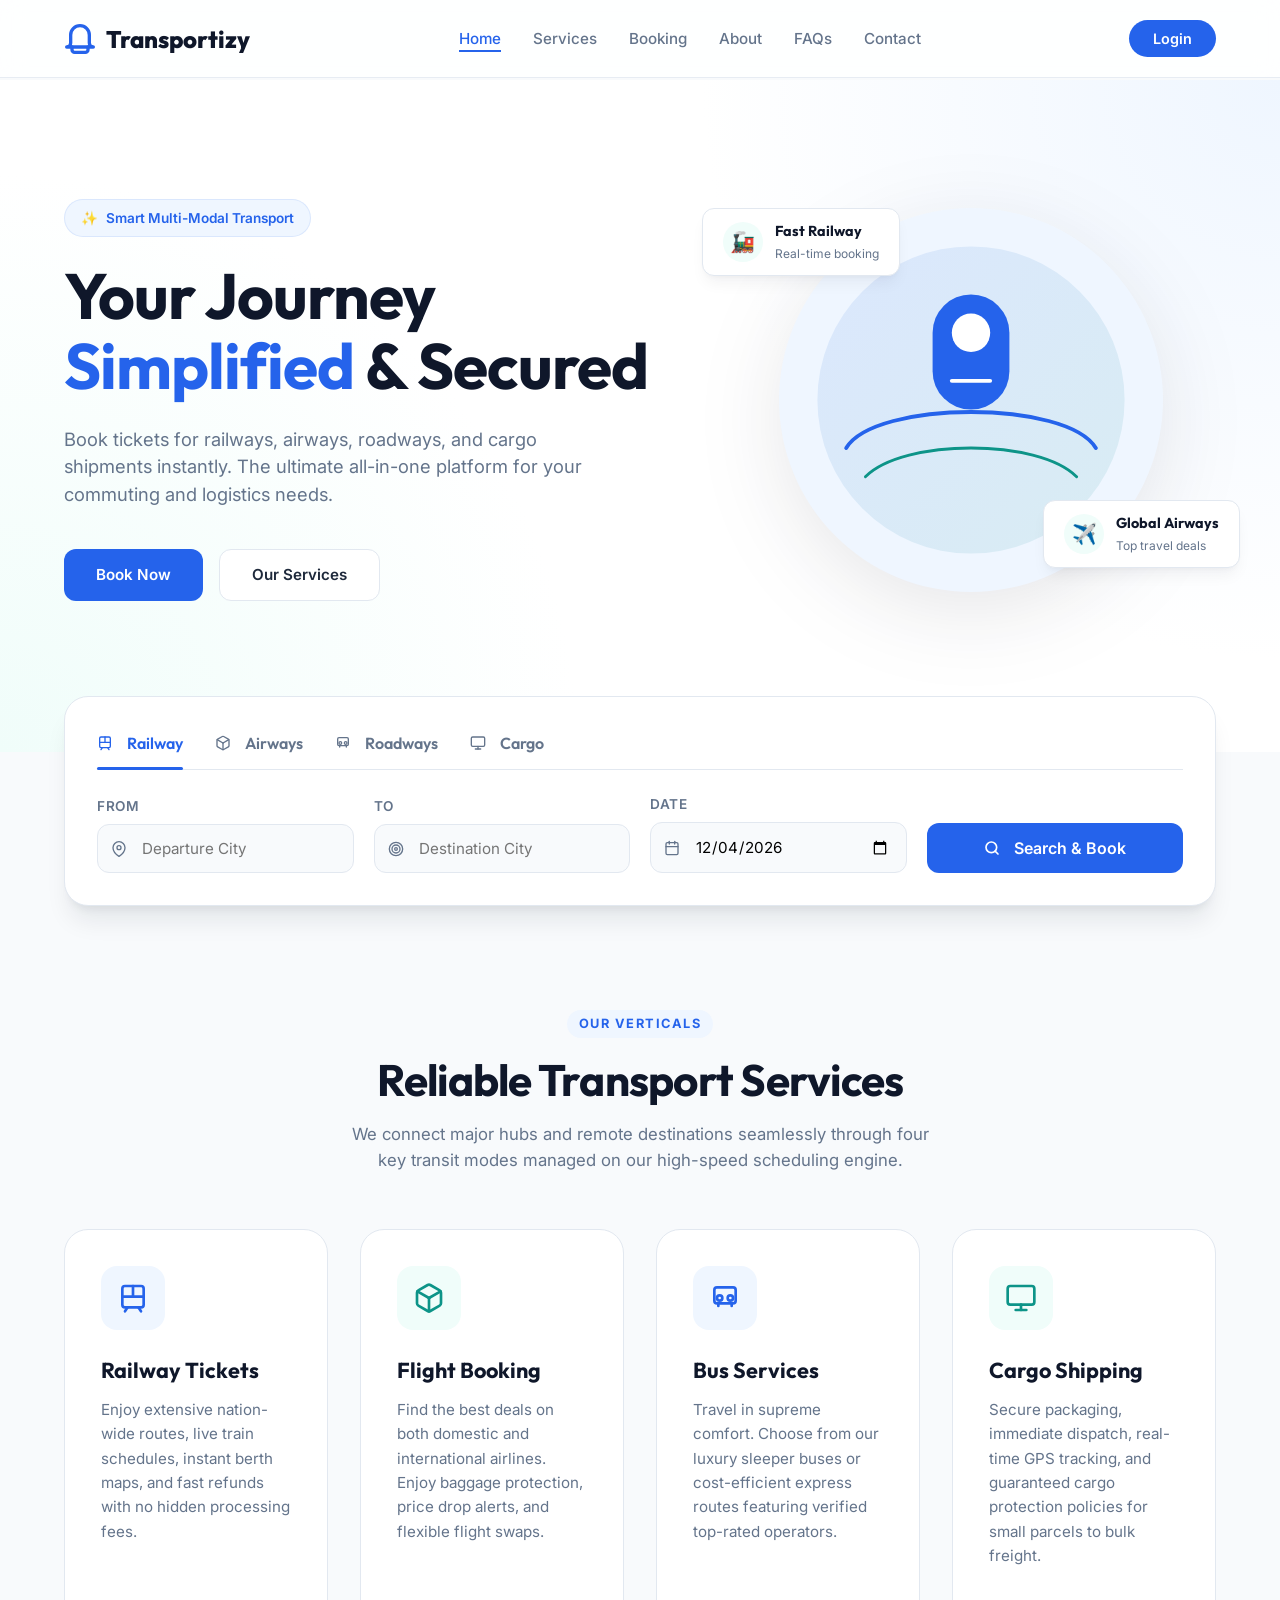
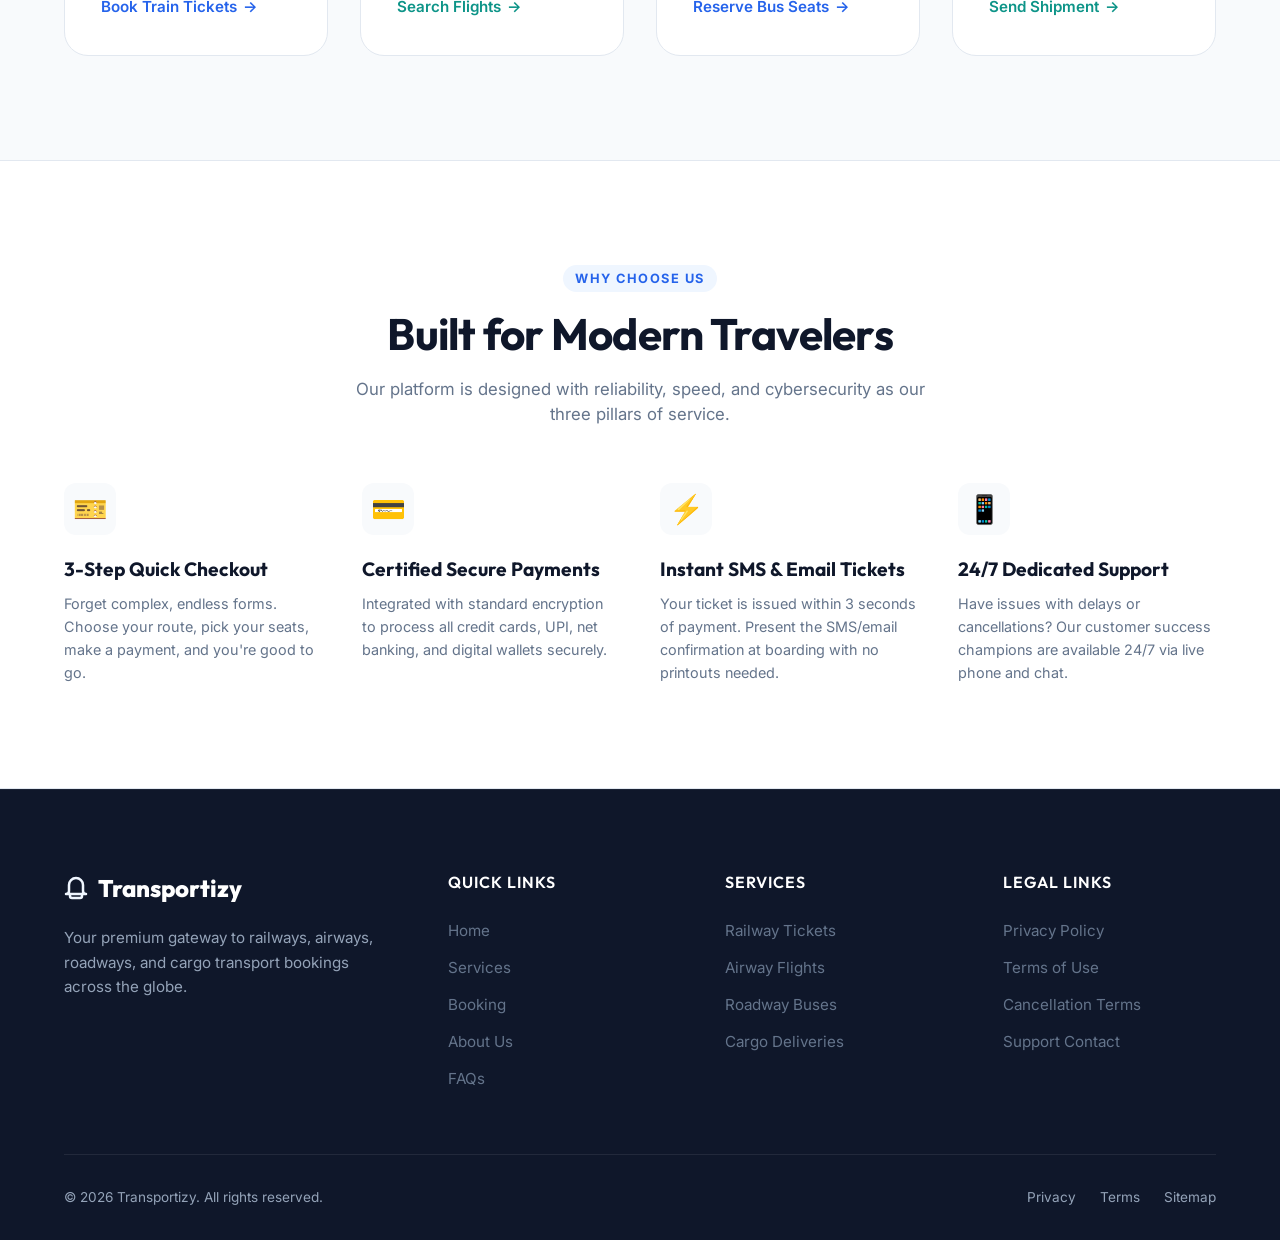
<file: index.html>
<!DOCTYPE html>
<html lang="en">
<head>
    <meta charset="UTF-8">
    <meta name="viewport" content="width=device-width, initial-scale=1.0">
    <title>Transportizy - Premium Travel & Logistics Booking</title>
    <link rel="stylesheet" href="styles.css">
</head>
<body>
    <!-- Shared Navigation -->
    <nav class="navbar" id="navbar">
        <div class="container nav-container">
            <a href="index.html" class="logo">
                <span class="logo-icon">
                    <svg width="32" height="32" viewBox="0 0 24 24" fill="none" stroke="currentColor" stroke-width="2.5" stroke-linecap="round" stroke-linejoin="round">
                        <path d="M22 18H2a3 3 0 0 0 3-3V9a7 7 0 0 1 14 0v6a3 3 0 0 0 3 3z"></path>
                        <path d="M6 18v2a2 2 0 0 0 2 2h8a2 2 0 0 0 2-2v-2"></path>
                    </svg>
                </span>
                <span>Transportizy</span>
            </a>
            <ul class="nav-menu" id="navMenu">
                <li><a href="index.html" class="nav-link active">Home</a></li>
                <li><a href="services.html" class="nav-link">Services</a></li>
                <li><a href="booking.html" class="nav-link">Booking</a></li>
                <li><a href="about.html" class="nav-link">About</a></li>
                <li><a href="faqs.html" class="nav-link">FAQs</a></li>
                <li><a href="contact.html" class="nav-link">Contact</a></li>
            </ul>
            <div class="nav-actions">
                <button class="login-btn" id="loginBtn">Login</button>
                <div class="user-profile" id="userProfile" style="display: none;">
                    <div class="user-avatar" id="userAvatar">
                        <svg width="18" height="18" viewBox="0 0 24 24" fill="none" stroke="currentColor" stroke-width="2.5" stroke-linecap="round" stroke-linejoin="round">
                            <path d="M20 21v-2a4 4 0 0 0-4-4H8a4 4 0 0 0-4 4v2"></path>
                            <circle cx="12" cy="7" r="4"></circle>
                        </svg>
                    </div>
                    <span class="user-name" id="userName" style="display: none;">User</span>
                    <div class="user-dropdown" id="userDropdown">
                        <a href="booking.html" class="dropdown-item">My Bookings</a>
                        <a href="#" class="dropdown-item">Profile Settings</a>
                        <a href="#" class="dropdown-item logout" id="logoutBtn">Log Out</a>
                    </div>
                </div>
                <button class="hamburger" id="hamburger" aria-label="Toggle Menu">
                    <span></span>
                    <span></span>
                    <span></span>
                </button>
            </div>
        </div>
    </nav>

    <!-- Shared Login/Signup Modal -->
    <div class="modal" id="loginModal">
        <div class="modal-content">
            <span class="close" id="modalClose">&times;</span>
            <div class="auth-container">
                <div class="auth-tabs">
                    <button class="auth-tab active" data-tab="login">Login</button>
                    <button class="auth-tab" data-tab="signup">Sign Up</button>
                </div>
                
                <!-- Login Form -->
                <form class="auth-form active" id="loginForm">
                    <h2>Welcome Back</h2>
                    <p class="form-subtitle">Access your bookings and travel preferences</p>
                    <div class="form-group">
                        <label for="loginEmail">Email Address</label>
                        <div class="input-wrapper">
                            <span class="input-icon">📧</span>
                            <input type="email" id="loginEmail" placeholder="name@example.com" required autocomplete="email">
                        </div>
                    </div>
                    <div class="form-group">
                        <label for="loginPassword">Password</label>
                        <div class="input-wrapper">
                            <span class="input-icon">🔒</span>
                            <input type="password" id="loginPassword" placeholder="••••••••" required autocomplete="current-password">
                        </div>
                    </div>
                    <div class="form-options">
                        <label class="checkbox-label">
                            <input type="checkbox">
                            <span>Remember me</span>
                        </label>
                        <a href="#" class="forgot-link">Forgot Password?</a>
                    </div>
                    <button type="submit" class="submit-btn">Sign In</button>
                </form>

                <!-- Signup Form -->
                <form class="auth-form" id="signupForm">
                    <h2>Create Account</h2>
                    <p class="form-subtitle">Join us for seamless travel booking</p>
                    <div class="form-group">
                        <label for="signupName">Full Name</label>
                        <div class="input-wrapper">
                            <span class="input-icon">👤</span>
                            <input type="text" id="signupName" placeholder="John Doe" required autocomplete="name">
                        </div>
                    </div>
                    <div class="form-group">
                        <label for="signupEmail">Email Address</label>
                        <div class="input-wrapper">
                            <span class="input-icon">📧</span>
                            <input type="email" id="signupEmail" placeholder="name@example.com" required autocomplete="email">
                        </div>
                    </div>
                    <div class="form-group">
                        <label for="signupPhone">Phone Number</label>
                        <div class="input-wrapper">
                            <span class="input-icon">📞</span>
                            <input type="tel" id="signupPhone" placeholder="+91 98765 43210" required autocomplete="tel">
                        </div>
                    </div>
                    <div class="form-group">
                        <label for="signupPassword">Password</label>
                        <div class="input-wrapper">
                            <span class="input-icon">🔒</span>
                            <input type="password" id="signupPassword" placeholder="Minimum 6 characters" required autocomplete="new-password">
                        </div>
                    </div>
                    <div class="form-group">
                        <label for="signupConfirmPassword">Confirm Password</label>
                        <div class="input-wrapper">
                            <span class="input-icon">🔒</span>
                            <input type="password" id="signupConfirmPassword" placeholder="Confirm your password" required autocomplete="new-password">
                        </div>
                    </div>
                    <button type="submit" class="submit-btn">Create Account</button>
                </form>
            </div>
        </div>
    </div>

    <!-- Main Content -->
    <main>
        <!-- Hero Section -->
        <section class="hero">
            <div class="container hero-grid">
                <div class="hero-content">
                    <span class="hero-tagline">
                        <span>✨</span> Smart Multi-Modal Transport
                    </span>
                    <h1 class="hero-title">Your Journey <span>Simplified</span> & Secured</h1>
                    <p class="hero-subtitle">Book tickets for railways, airways, roadways, and cargo shipments instantly. The ultimate all-in-one platform for your commuting and logistics needs.</p>
                    <div class="hero-actions">
                        <a href="booking.html" class="btn btn-primary">Book Now</a>
                        <a href="services.html" class="btn btn-secondary">Our Services</a>
                    </div>
                </div>
                <div class="hero-visual">
                    <svg class="hero-illustration" viewBox="0 0 500 500" fill="none" xmlns="http://www.w3.org/2000/svg">
                        <circle cx="250" cy="250" r="200" fill="#EFF6FF"/>
                        <circle cx="250" cy="250" r="160" fill="url(#hero-gradient)" opacity="0.1"/>
                        <path d="M120 300 C150 250 350 250 380 300" stroke="#2563EB" stroke-width="4" stroke-linecap="round"/>
                        <path d="M140 330 C180 290 320 290 360 330" stroke="#0D9488" stroke-width="3" stroke-linecap="round"/>
                        <rect x="210" y="140" width="80" height="120" rx="40" fill="#2563EB"/>
                        <circle cx="250" cy="180" r="20" fill="#FFFFFF"/>
                        <path d="M230 230 L270 230" stroke="#FFFFFF" stroke-width="4" stroke-linecap="round"/>
                        <defs>
                            <linearGradient id="hero-gradient" x1="90" y1="90" x2="410" y2="410" gradientUnits="userSpaceOnUse">
                                <stop stop-color="#2563EB"/>
                                <stop offset="1" stop-color="#0D9488"/>
                            </linearGradient>
                        </defs>
                    </svg>
                    <!-- Floating indicators -->
                    <div class="floating-badge badge-1">
                        <div class="badge-icon">🚂</div>
                        <div class="badge-text">
                            <h4>Fast Railway</h4>
                            <p>Real-time booking</p>
                        </div>
                    </div>
                    <div class="floating-badge badge-2">
                        <div class="badge-icon">✈️</div>
                        <div class="badge-text">
                            <h4>Global Airways</h4>
                            <p>Top travel deals</p>
                        </div>
                    </div>
                </div>
            </div>
        </section>

        <!-- Search Widget Section -->
        <div class="container">
            <div class="search-widget">
                <div class="search-tabs">
                    <button class="search-tab active" data-search-type="railway">
                        <svg width="16" height="16" viewBox="0 0 24 24" fill="none" stroke="currentColor" stroke-width="2" stroke-linecap="round" stroke-linejoin="round" style="margin-right: 6px; vertical-align: middle;"><rect x="4" y="3" width="16" height="16" rx="2"></rect><path d="M4 11h16"></path><path d="M12 3v8"></path><path d="m8 19-2 3"></path><path d="m16 19 2 3"></path></svg>
                        Railway
                    </button>
                    <button class="search-tab" data-search-type="airways">
                        <svg width="16" height="16" viewBox="0 0 24 24" fill="none" stroke="currentColor" stroke-width="2" stroke-linecap="round" stroke-linejoin="round" style="margin-right: 6px; vertical-align: middle;"><path d="M21 16V8a2 2 0 0 0-1-1.73l-7-4a2 2 0 0 0-2 0l-7 4A2 2 0 0 0 3 8v8a2 2 0 0 0 1 1.73l7 4a2 2 0 0 0 2 0l7-4A2 2 0 0 0 21 16z"></path><path d="M12 22V12"></path><path d="m12 12 8.7-5"></path><path d="M12 12 3.3 7"></path></svg>
                        Airways
                    </button>
                    <button class="search-tab" data-search-type="roadways">
                        <svg width="16" height="16" viewBox="0 0 24 24" fill="none" stroke="currentColor" stroke-width="2" stroke-linecap="round" stroke-linejoin="round" style="margin-right: 6px; vertical-align: middle;"><rect x="4" y="4" width="16" height="12" rx="2"></rect><path d="M7 16v2"></path><path d="M17 16v2"></path><circle cx="8" cy="12" r="2"></circle><circle cx="16" cy="12" r="2"></circle></svg>
                        Roadways
                    </button>
                    <button class="search-tab" data-search-type="cargo">
                        <svg width="16" height="16" viewBox="0 0 24 24" fill="none" stroke="currentColor" stroke-width="2" stroke-linecap="round" stroke-linejoin="round" style="margin-right: 6px; vertical-align: middle;"><rect x="2" y="3" width="20" height="14" rx="2" ry="2"></rect><line x1="8" y1="21" x2="16" y2="21"></line><line x1="12" y1="17" x2="12" y2="21"></line></svg>
                        Cargo
                    </button>
                </div>
                <form id="quickSearchForm">
                    <div class="search-grid">
                        <div class="search-field">
                            <label for="searchFrom">From</label>
                            <div class="search-input-wrapper">
                                <span class="search-input-icon">
                                    <svg width="16" height="16" viewBox="0 0 24 24" fill="none" stroke="currentColor" stroke-width="2" stroke-linecap="round" stroke-linejoin="round"><path d="M21 10c0 7-9 13-9 13s-9-6-9-13a9 9 0 0 1 18 0z"></path><circle cx="12" cy="10" r="3"></circle></svg>
                                </span>
                                <input type="text" id="searchFrom" placeholder="Departure City" required>
                            </div>
                        </div>
                        <div class="search-field">
                            <label for="searchTo">To</label>
                            <div class="search-input-wrapper">
                                <span class="search-input-icon">
                                    <svg width="16" height="16" viewBox="0 0 24 24" fill="none" stroke="currentColor" stroke-width="2" stroke-linecap="round" stroke-linejoin="round"><circle cx="12" cy="12" r="10"></circle><circle cx="12" cy="12" r="6"></circle><circle cx="12" cy="12" r="2"></circle></svg>
                                </span>
                                <input type="text" id="searchTo" placeholder="Destination City" required>
                            </div>
                        </div>
                        <div class="search-field">
                            <label for="searchDate">Date</label>
                            <div class="search-input-wrapper">
                                <span class="search-input-icon">
                                    <svg width="16" height="16" viewBox="0 0 24 24" fill="none" stroke="currentColor" stroke-width="2" stroke-linecap="round" stroke-linejoin="round"><rect x="3" y="4" width="18" height="18" rx="2" ry="2"></rect><line x1="16" y1="2" x2="16" y2="6"></line><line x1="8" y1="2" x2="8" y2="6"></line><line x1="3" y1="10" x2="21" y2="10"></line></svg>
                                </span>
                                <input type="date" id="searchDate" required>
                            </div>
                        </div>
                        <button type="submit" class="search-btn">
                            <svg width="16" height="16" viewBox="0 0 24 24" fill="none" stroke="currentColor" stroke-width="2.5" stroke-linecap="round" stroke-linejoin="round" style="margin-right: 6px; vertical-align: middle;"><circle cx="11" cy="11" r="8"></circle><line x1="21" y1="21" x2="16.65" y2="16.65"></line></svg>
                            Search & Book
                        </button>
                    </div>
                </form>
            </div>
        </div>

        <!-- Services Teaser Section -->
        <section>
            <div class="container">
                <div class="section-header-center">
                    <span class="section-label">Our Verticals</span>
                    <h2 class="section-title">Reliable Transport Services</h2>
                    <p class="section-desc center">We connect major hubs and remote destinations seamlessly through four key transit modes managed on our high-speed scheduling engine.</p>
                </div>
                <div class="services-grid">
                    <!-- Train Card -->
                    <div class="service-card">
                        <div class="service-icon-box">
                            <svg width="32" height="32" viewBox="0 0 24 24" fill="none" stroke="currentColor" stroke-width="2" stroke-linecap="round" stroke-linejoin="round">
                                <rect x="4" y="3" width="16" height="16" rx="2"></rect>
                                <path d="M4 11h16"></path>
                                <path d="M12 3v8"></path>
                                <path d="m8 19-2 3"></path>
                                <path d="m16 19 2 3"></path>
                            </svg>
                        </div>
                        <h3>Railway Tickets</h3>
                        <p>Enjoy extensive nation-wide routes, live train schedules, instant berth maps, and fast refunds with no hidden processing fees.</p>
                        <a href="booking.html?type=railway" class="service-link">Book Train Tickets <span>&rarr;</span></a>
                    </div>
                    
                    <!-- Plane Card -->
                    <div class="service-card teal">
                        <div class="service-icon-box">
                            <svg width="32" height="32" viewBox="0 0 24 24" fill="none" stroke="currentColor" stroke-width="2" stroke-linecap="round" stroke-linejoin="round">
                                <path d="M21 16V8a2 2 0 0 0-1-1.73l-7-4a2 2 0 0 0-2 0l-7 4A2 2 0 0 0 3 8v8a2 2 0 0 0 1 1.73l7 4a2 2 0 0 0 2 0l7-4A2 2 0 0 0 21 16z"></path>
                                <path d="M12 22V12"></path>
                                <path d="m12 12 8.7-5"></path>
                                <path d="M12 12 3.3 7"></path>
                            </svg>
                        </div>
                        <h3>Flight Booking</h3>
                        <p>Find the best deals on both domestic and international airlines. Enjoy baggage protection, price drop alerts, and flexible flight swaps.</p>
                        <a href="booking.html?type=airways" class="service-link">Search Flights <span>&rarr;</span></a>
                    </div>
                    
                    <!-- Bus Card -->
                    <div class="service-card">
                        <div class="service-icon-box">
                            <svg width="32" height="32" viewBox="0 0 24 24" fill="none" stroke="currentColor" stroke-width="2" stroke-linecap="round" stroke-linejoin="round">
                                <rect x="4" y="4" width="16" height="12" rx="2"></rect>
                                <path d="M7 16v2"></path>
                                <path d="M17 16v2"></path>
                                <circle cx="8" cy="12" r="2"></circle>
                                <circle cx="16" cy="12" r="2"></circle>
                            </svg>
                        </div>
                        <h3>Bus Services</h3>
                        <p>Travel in supreme comfort. Choose from our luxury sleeper buses or cost-efficient express routes featuring verified top-rated operators.</p>
                        <a href="booking.html?type=roadways" class="service-link">Reserve Bus Seats <span>&rarr;</span></a>
                    </div>
                    
                    <!-- Cargo Card -->
                    <div class="service-card teal">
                        <div class="service-icon-box">
                            <svg width="32" height="32" viewBox="0 0 24 24" fill="none" stroke="currentColor" stroke-width="2" stroke-linecap="round" stroke-linejoin="round">
                                <rect x="2" y="3" width="20" height="14" rx="2" ry="2"></rect>
                                <line x1="8" y1="21" x2="16" y2="21"></line>
                                <line x1="12" y1="17" x2="12" y2="21"></line>
                            </svg>
                        </div>
                        <h3>Cargo Shipping</h3>
                        <p>Secure packaging, immediate dispatch, real-time GPS tracking, and guaranteed cargo protection policies for small parcels to bulk freight.</p>
                        <a href="booking.html?type=cargo" class="service-link">Send Shipment <span>&rarr;</span></a>
                    </div>
                </div>
            </div>
        </section>

        <!-- Highlights Section -->
        <section class="features">
            <div class="container">
                <div class="section-header-center">
                    <span class="section-label">Why Choose Us</span>
                    <h2 class="section-title">Built for Modern Travelers</h2>
                    <p class="section-desc center">Our platform is designed with reliability, speed, and cybersecurity as our three pillars of service.</p>
                </div>
                <div class="features-grid">
                    <div class="feature-card">
                        <div class="feature-icon-wrapper">🎫</div>
                        <h3>3-Step Quick Checkout</h3>
                        <p>Forget complex, endless forms. Choose your route, pick your seats, make a payment, and you're good to go.</p>
                    </div>
                    <div class="feature-card">
                        <div class="feature-icon-wrapper">💳</div>
                        <h3>Certified Secure Payments</h3>
                        <p>Integrated with standard encryption to process all credit cards, UPI, net banking, and digital wallets securely.</p>
                    </div>
                    <div class="feature-card">
                        <div class="feature-icon-wrapper">⚡</div>
                        <h3>Instant SMS & Email Tickets</h3>
                        <p>Your ticket is issued within 3 seconds of payment. Present the SMS/email confirmation at boarding with no printouts needed.</p>
                    </div>
                    <div class="feature-card">
                        <div class="feature-icon-wrapper">📱</div>
                        <h3>24/7 Dedicated Support</h3>
                        <p>Have issues with delays or cancellations? Our customer success champions are available 24/7 via live phone and chat.</p>
                    </div>
                </div>
            </div>
        </section>
    </main>

    <!-- Shared Alert Banner -->
    <div class="alert-banner" id="alertBanner">
        <span class="alert-icon" id="alertIcon">✓</span>
        <span class="alert-message" id="alertMessage">Success notification!</span>
    </div>

    <!-- Shared Footer -->
    <footer class="footer">
        <div class="container">
            <div class="footer-top">
                <div class="footer-brand">
                    <a href="index.html" class="logo">
                        <span class="logo-icon">
                            <svg width="24" height="24" viewBox="0 0 24 24" fill="none" stroke="currentColor" stroke-width="2.5" stroke-linecap="round" stroke-linejoin="round">
                                <path d="M22 18H2a3 3 0 0 0 3-3V9a7 7 0 0 1 14 0v6a3 3 0 0 0 3 3z"></path>
                                <path d="M6 18v2a2 2 0 0 0 2 2h8a2 2 0 0 0 2-2v-2"></path>
                            </svg>
                        </span>
                        <span>Transportizy</span>
                    </a>
                    <p>Your premium gateway to railways, airways, roadways, and cargo transport bookings across the globe.</p>
                </div>
                <div class="footer-col">
                    <h4>Quick Links</h4>
                    <ul>
                        <li><a href="index.html">Home</a></li>
                        <li><a href="services.html">Services</a></li>
                        <li><a href="booking.html">Booking</a></li>
                        <li><a href="about.html">About Us</a></li>
                        <li><a href="faqs.html">FAQs</a></li>
                    </ul>
                </div>
                <div class="footer-col">
                    <h4>Services</h4>
                    <ul>
                        <li><a href="booking.html?type=railway">Railway Tickets</a></li>
                        <li><a href="booking.html?type=airways">Airway Flights</a></li>
                        <li><a href="booking.html?type=roadways">Roadway Buses</a></li>
                        <li><a href="booking.html?type=cargo">Cargo Deliveries</a></li>
                    </ul>
                </div>
                <div class="footer-col">
                    <h4>Legal Links</h4>
                    <ul>
                        <li><a href="privacy.html">Privacy Policy</a></li>
                        <li><a href="terms.html">Terms of Use</a></li>
                        <li><a href="cancellation.html">Cancellation Terms</a></li>
                        <li><a href="contact.html">Support Contact</a></li>
                    </ul>
                </div>
            </div>
            <div class="footer-bottom">
                <p>&copy; 2026 Transportizy. All rights reserved.</p>
                <div class="footer-legal-links">
                    <a href="privacy.html">Privacy</a>
                    <a href="terms.html">Terms</a>
                    <a href="sitemap.html">Sitemap</a>
                </div>
            </div>
        </div>
    </footer>

    <script src="script.js"></script>
</body>
</html>
</file>
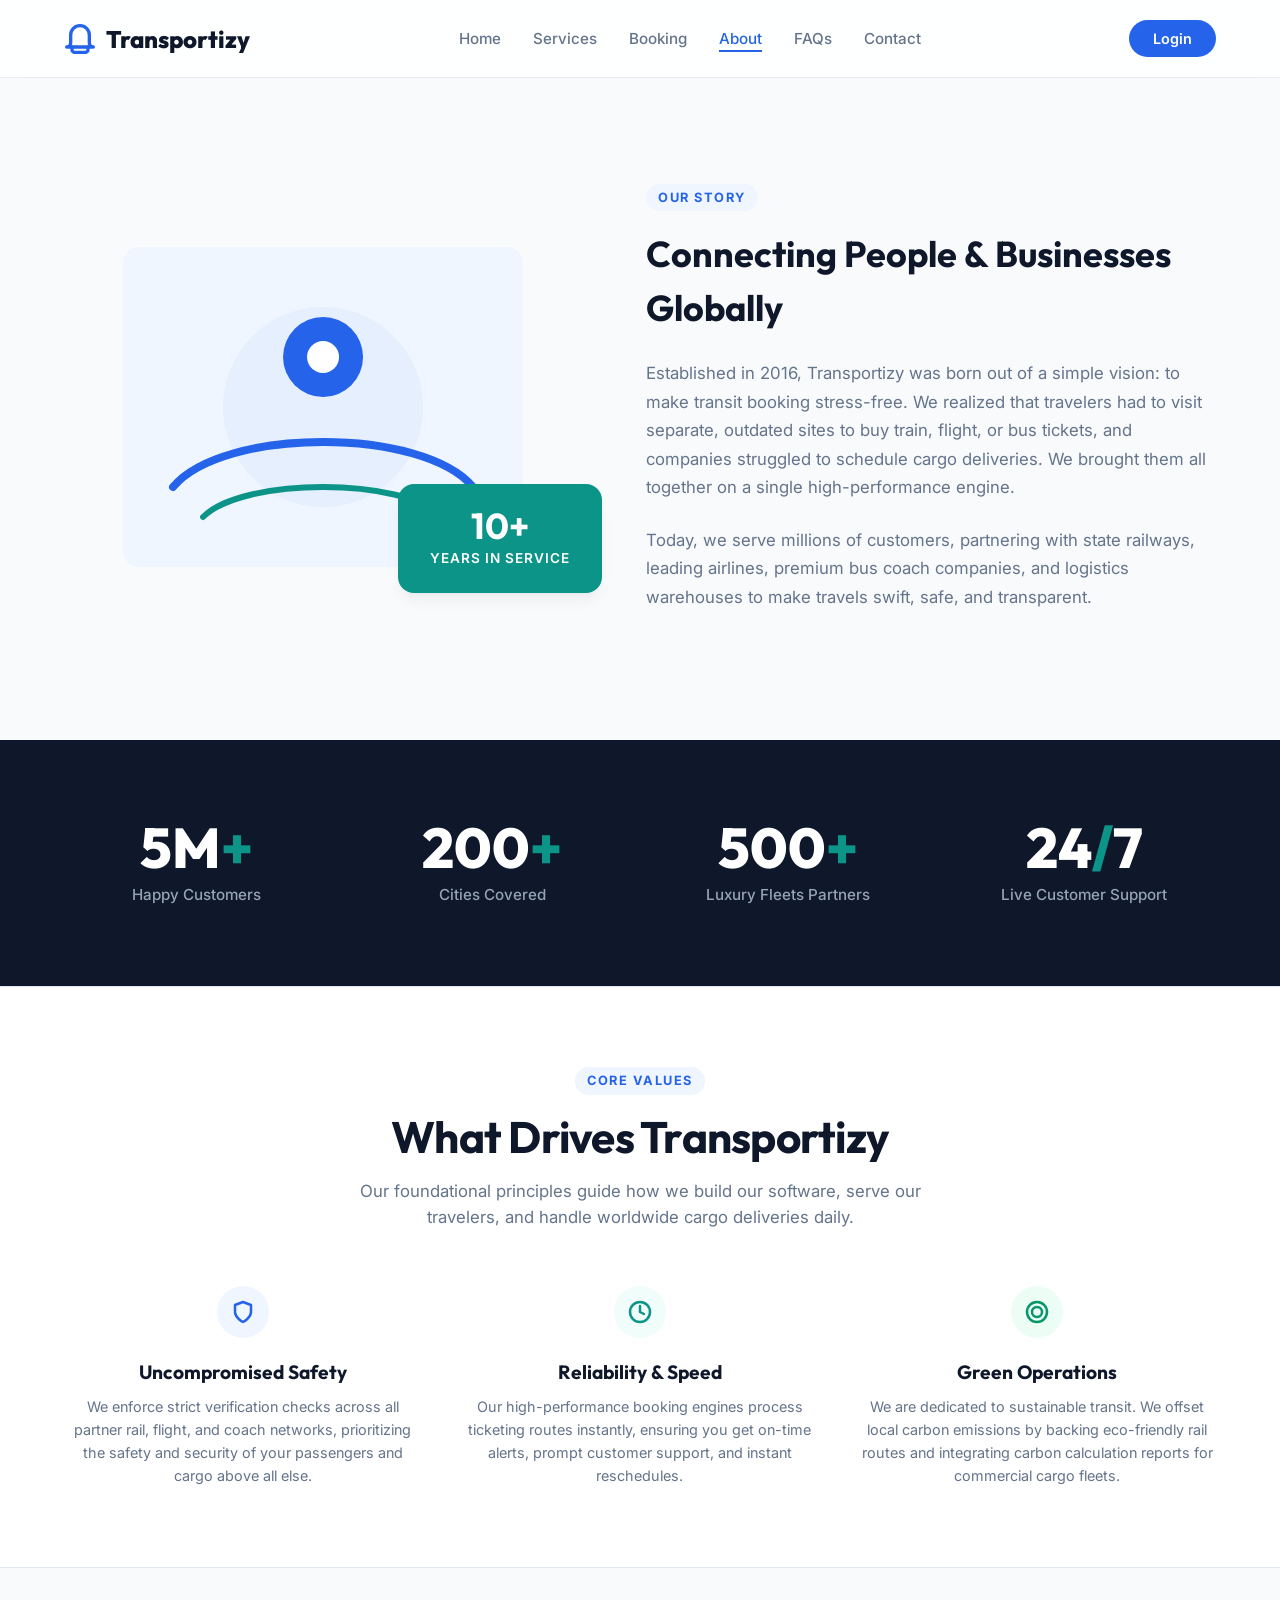
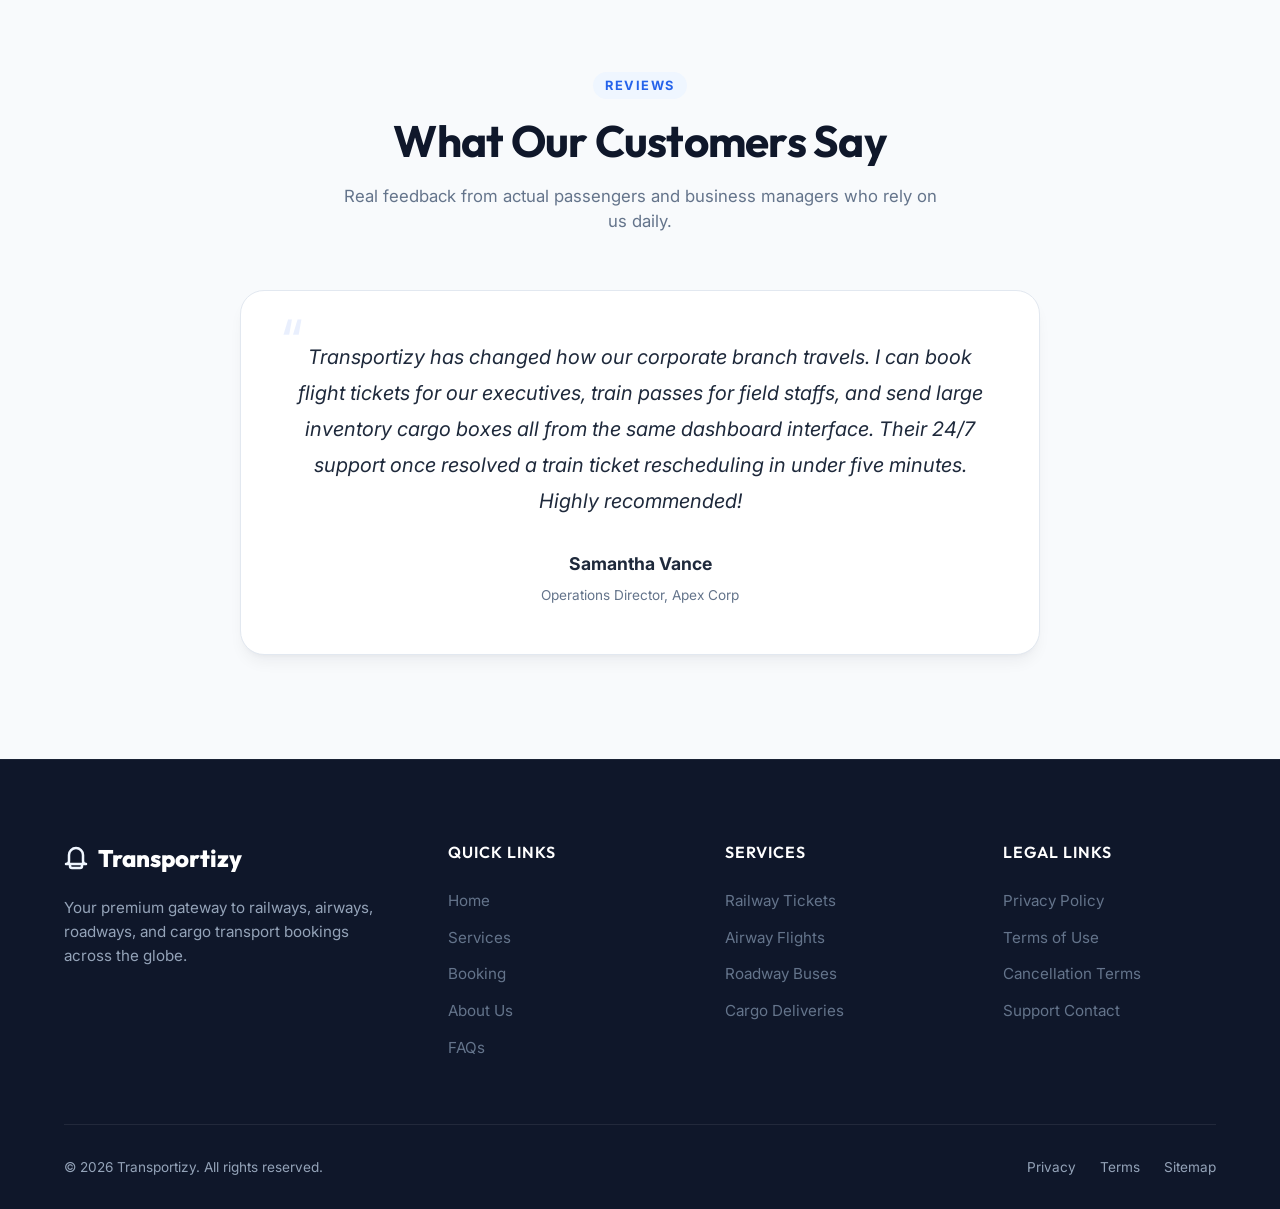
<file: about.html>
<!DOCTYPE html>
<html lang="en">
<head>
    <meta charset="UTF-8">
    <meta name="viewport" content="width=device-width, initial-scale=1.0">
    <title>About Us - Transportizy</title>
    <link rel="stylesheet" href="styles.css">
</head>
<body>
    <!-- Shared Navigation -->
    <nav class="navbar" id="navbar">
        <div class="container nav-container">
            <a href="index.html" class="logo">
                <span class="logo-icon">
                    <svg width="32" height="32" viewBox="0 0 24 24" fill="none" stroke="currentColor" stroke-width="2.5" stroke-linecap="round" stroke-linejoin="round">
                        <path d="M22 18H2a3 3 0 0 0 3-3V9a7 7 0 0 1 14 0v6a3 3 0 0 0 3 3z"></path>
                        <path d="M6 18v2a2 2 0 0 0 2 2h8a2 2 0 0 0 2-2v-2"></path>
                    </svg>
                </span>
                <span>Transportizy</span>
            </a>
            <ul class="nav-menu" id="navMenu">
                <li><a href="index.html" class="nav-link">Home</a></li>
                <li><a href="services.html" class="nav-link">Services</a></li>
                <li><a href="booking.html" class="nav-link">Booking</a></li>
                <li><a href="about.html" class="nav-link active">About</a></li>
                <li><a href="faqs.html" class="nav-link">FAQs</a></li>
                <li><a href="contact.html" class="nav-link">Contact</a></li>
            </ul>
            <div class="nav-actions">
                <button class="login-btn" id="loginBtn">Login</button>
                <div class="user-profile" id="userProfile" style="display: none;">
                    <div class="user-avatar" id="userAvatar">
                        <svg width="18" height="18" viewBox="0 0 24 24" fill="none" stroke="currentColor" stroke-width="2.5" stroke-linecap="round" stroke-linejoin="round">
                            <path d="M20 21v-2a4 4 0 0 0-4-4H8a4 4 0 0 0-4 4v2"></path>
                            <circle cx="12" cy="7" r="4"></circle>
                        </svg>
                    </div>
                    <span class="user-name" id="userName" style="display: none;">User</span>
                    <div class="user-dropdown" id="userDropdown">
                        <a href="booking.html" class="dropdown-item">My Bookings</a>
                        <a href="#" class="dropdown-item">Profile Settings</a>
                        <a href="#" class="dropdown-item logout" id="logoutBtn">Log Out</a>
                    </div>
                </div>
                <button class="hamburger" id="hamburger" aria-label="Toggle Menu">
                    <span></span>
                    <span></span>
                    <span></span>
                </button>
            </div>
        </div>
    </nav>

    <!-- Shared Login/Signup Modal -->
    <div class="modal" id="loginModal">
        <div class="modal-content">
            <span class="close" id="modalClose">&times;</span>
            <div class="auth-container">
                <div class="auth-tabs">
                    <button class="auth-tab active" data-tab="login">Login</button>
                    <button class="auth-tab" data-tab="signup">Sign Up</button>
                </div>
                
                <!-- Login Form -->
                <form class="auth-form active" id="loginForm">
                    <h2>Welcome Back</h2>
                    <p class="form-subtitle">Access your bookings and travel preferences</p>
                    <div class="form-group">
                        <label for="loginEmail">Email Address</label>
                        <div class="input-wrapper">
                            <span class="input-icon">📧</span>
                            <input type="email" id="loginEmail" placeholder="name@example.com" required autocomplete="email">
                        </div>
                    </div>
                    <div class="form-group">
                        <label for="loginPassword">Password</label>
                        <div class="input-wrapper">
                            <span class="input-icon">🔒</span>
                            <input type="password" id="loginPassword" placeholder="••••••••" required autocomplete="current-password">
                        </div>
                    </div>
                    <div class="form-options">
                        <label class="checkbox-label">
                            <input type="checkbox">
                            <span>Remember me</span>
                        </label>
                        <a href="#" class="forgot-link">Forgot Password?</a>
                    </div>
                    <button type="submit" class="submit-btn">Sign In</button>
                </form>

                <!-- Signup Form -->
                <form class="auth-form" id="signupForm">
                    <h2>Create Account</h2>
                    <p class="form-subtitle">Join us for seamless travel booking</p>
                    <div class="form-group">
                        <label for="signupName">Full Name</label>
                        <div class="input-wrapper">
                            <span class="input-icon">👤</span>
                            <input type="text" id="signupName" placeholder="John Doe" required autocomplete="name">
                        </div>
                    </div>
                    <div class="form-group">
                        <label for="signupEmail">Email Address</label>
                        <div class="input-wrapper">
                            <span class="input-icon">📧</span>
                            <input type="email" id="signupEmail" placeholder="name@example.com" required autocomplete="email">
                        </div>
                    </div>
                    <div class="form-group">
                        <label for="signupPhone">Phone Number</label>
                        <div class="input-wrapper">
                            <span class="input-icon">📞</span>
                            <input type="tel" id="signupPhone" placeholder="+91 98765 43210" required autocomplete="tel">
                        </div>
                    </div>
                    <div class="form-group">
                        <label for="signupPassword">Password</label>
                        <div class="input-wrapper">
                            <span class="input-icon">🔒</span>
                            <input type="password" id="signupPassword" placeholder="Minimum 6 characters" required autocomplete="new-password">
                        </div>
                    </div>
                    <div class="form-group">
                        <label for="signupConfirmPassword">Confirm Password</label>
                        <div class="input-wrapper">
                            <span class="input-icon">🔒</span>
                            <input type="password" id="signupConfirmPassword" placeholder="Confirm your password" required autocomplete="new-password">
                        </div>
                    </div>
                    <button type="submit" class="submit-btn">Create Account</button>
                </form>
            </div>
        </div>
    </div>

    <!-- Main Content -->
    <main>
        <!-- Intro Section -->
        <section class="about-intro">
            <div class="container about-intro-grid">
                <div class="about-intro-visual">
                    <svg width="100%" height="320" viewBox="0 0 400 320" fill="none" xmlns="http://www.w3.org/2000/svg">
                        <rect width="400" height="320" rx="16" fill="#EFF6FF"/>
                        <circle cx="200" cy="160" r="100" fill="#2563EB" opacity="0.05"/>
                        <path d="M50 240 C100 180 300 180 350 240" stroke="#2563EB" stroke-width="8" stroke-linecap="round"/>
                        <path d="M80 270 C120 230 280 230 320 270" stroke="#0D9488" stroke-width="6" stroke-linecap="round"/>
                        <circle cx="200" cy="110" r="40" fill="#2563EB"/>
                        <circle cx="200" cy="110" r="16" fill="#FFFFFF"/>
                    </svg>
                    <div class="about-intro-badge">
                        <h4>10+</h4>
                        <p>Years in Service</p>
                    </div>
                </div>
                <div class="about-intro-content">
                    <span class="section-label">Our Story</span>
                    <h2>Connecting People & Businesses Globally</h2>
                    <p>Established in 2016, Transportizy was born out of a simple vision: to make transit booking stress-free. We realized that travelers had to visit separate, outdated sites to buy train, flight, or bus tickets, and companies struggled to schedule cargo deliveries. We brought them all together on a single high-performance engine.</p>
                    <p>Today, we serve millions of customers, partnering with state railways, leading airlines, premium bus coach companies, and logistics warehouses to make travels swift, safe, and transparent.</p>
                </div>
            </div>
        </section>

        <!-- Stats Section -->
        <section class="stats-banner">
            <div class="container stats-grid">
                <div class="stat-card">
                    <h3 class="stat-number">5M<span>+</span></h3>
                    <p>Happy Customers</p>
                </div>
                <div class="stat-card">
                    <h3 class="stat-number">200<span>+</span></h3>
                    <p>Cities Covered</p>
                </div>
                <div class="stat-card">
                    <h3 class="stat-number">500<span>+</span></h3>
                    <p>Luxury Fleets Partners</p>
                </div>
                <div class="stat-card">
                    <h3 class="stat-number">24<span>/</span>7</h3>
                    <p>Live Customer Support</p>
                </div>
            </div>
        </section>

        <!-- Core Values Section -->
        <section class="features" style="padding: 5rem 0; background: var(--white);">
            <div class="container">
                <div class="section-header-center">
                    <span class="section-label">Core Values</span>
                    <h2 class="section-title">What Drives Transportizy</h2>
                    <p class="section-desc center">Our foundational principles guide how we build our software, serve our travelers, and handle worldwide cargo deliveries daily.</p>
                </div>
                <div class="features-grid">
                    <!-- Value 1 -->
                    <div class="feature-card" style="text-align: center; align-items: center;">
                        <div class="feature-icon-wrapper" style="background: var(--primary-light); color: var(--primary); border-radius: 50%;">
                            <svg width="24" height="24" viewBox="0 0 24 24" fill="none" stroke="currentColor" stroke-width="2.5" stroke-linecap="round" stroke-linejoin="round">
                                <path d="M12 22s8-4 8-10V5l-8-3-8 3v7c0 6 8 10 8 10z"></path>
                            </svg>
                        </div>
                        <h3>Uncompromised Safety</h3>
                        <p>We enforce strict verification checks across all partner rail, flight, and coach networks, prioritizing the safety and security of your passengers and cargo above all else.</p>
                    </div>
                    <!-- Value 2 -->
                    <div class="feature-card" style="text-align: center; align-items: center;">
                        <div class="feature-icon-wrapper" style="background: var(--secondary-light); color: var(--secondary); border-radius: 50%;">
                            <svg width="24" height="24" viewBox="0 0 24 24" fill="none" stroke="currentColor" stroke-width="2.5" stroke-linecap="round" stroke-linejoin="round">
                                <circle cx="12" cy="12" r="10"></circle>
                                <polyline points="12 6 12 12 16 14"></polyline>
                            </svg>
                        </div>
                        <h3>Reliability & Speed</h3>
                        <p>Our high-performance booking engines process ticketing routes instantly, ensuring you get on-time alerts, prompt customer support, and instant reschedules.</p>
                    </div>
                    <!-- Value 3 -->
                    <div class="feature-card" style="text-align: center; align-items: center;">
                        <div class="feature-icon-wrapper" style="background: #ecfdf5; color: #059669; border-radius: 50%;">
                            <svg width="24" height="24" viewBox="0 0 24 24" fill="none" stroke="currentColor" stroke-width="2.5" stroke-linecap="round" stroke-linejoin="round">
                                <path d="M12 2a10 10 0 0 1 10 10c0 5.523-4.477 10-10 10S2 17.523 2 12 6.477 2 12 2zm0 5a5 5 0 0 0-5 5c0 2.76 2.24 5 5 5s5-2.24 5-5-2.24-5-5-5z"></path>
                            </svg>
                        </div>
                        <h3>Green Operations</h3>
                        <p>We are dedicated to sustainable transit. We offset local carbon emissions by backing eco-friendly rail routes and integrating carbon calculation reports for commercial cargo fleets.</p>
                    </div>
                </div>
            </div>
        </section>

        <!-- Testimonials -->
        <section class="testimonials">
            <div class="container">
                <div class="section-header-center">
                    <span class="section-label">Reviews</span>
                    <h2 class="section-title">What Our Customers Say</h2>
                    <p class="section-desc center">Real feedback from actual passengers and business managers who rely on us daily.</p>
                </div>
                <div class="testimonial-card">
                    <span class="quote-icon">“</span>
                    <p class="testimonial-text">Transportizy has changed how our corporate branch travels. I can book flight tickets for our executives, train passes for field staffs, and send large inventory cargo boxes all from the same dashboard interface. Their 24/7 support once resolved a train ticket rescheduling in under five minutes. Highly recommended!</p>
                    <div class="reviewer-profile">
                        <span class="reviewer-name">Samantha Vance</span>
                        <span class="reviewer-title">Operations Director, Apex Corp</span>
                    </div>
                </div>
            </div>
        </section>
    </main>

    <!-- Shared Alert Banner -->
    <div class="alert-banner" id="alertBanner">
        <span class="alert-icon" id="alertIcon">✓</span>
        <span class="alert-message" id="alertMessage">Success notification!</span>
    </div>

    <!-- Shared Footer -->
    <footer class="footer">
        <div class="container">
            <div class="footer-top">
                <div class="footer-brand">
                    <a href="index.html" class="logo">
                        <span class="logo-icon">
                            <svg width="24" height="24" viewBox="0 0 24 24" fill="none" stroke="currentColor" stroke-width="2.5" stroke-linecap="round" stroke-linejoin="round">
                                <path d="M22 18H2a3 3 0 0 0 3-3V9a7 7 0 0 1 14 0v6a3 3 0 0 0 3 3z"></path>
                                <path d="M6 18v2a2 2 0 0 0 2 2h8a2 2 0 0 0 2-2v-2"></path>
                            </svg>
                        </span>
                        <span>Transportizy</span>
                    </a>
                    <p>Your premium gateway to railways, airways, roadways, and cargo transport bookings across the globe.</p>
                </div>
                <div class="footer-col">
                    <h4>Quick Links</h4>
                    <ul>
                        <li><a href="index.html">Home</a></li>
                        <li><a href="services.html">Services</a></li>
                        <li><a href="booking.html">Booking</a></li>
                        <li><a href="about.html">About Us</a></li>
                        <li><a href="faqs.html">FAQs</a></li>
                    </ul>
                </div>
                <div class="footer-col">
                    <h4>Services</h4>
                    <ul>
                        <li><a href="booking.html?type=railway">Railway Tickets</a></li>
                        <li><a href="booking.html?type=airways">Airway Flights</a></li>
                        <li><a href="booking.html?type=roadways">Roadway Buses</a></li>
                        <li><a href="booking.html?type=cargo">Cargo Deliveries</a></li>
                    </ul>
                </div>
                <div class="footer-col">
                    <h4>Legal Links</h4>
                    <ul>
                        <li><a href="privacy.html">Privacy Policy</a></li>
                        <li><a href="terms.html">Terms of Use</a></li>
                        <li><a href="cancellation.html">Cancellation Terms</a></li>
                        <li><a href="contact.html">Support Contact</a></li>
                    </ul>
                </div>
            </div>
            <div class="footer-bottom">
                <p>&copy; 2026 Transportizy. All rights reserved.</p>
                <div class="footer-legal-links">
                    <a href="privacy.html">Privacy</a>
                    <a href="terms.html">Terms</a>
                    <a href="sitemap.html">Sitemap</a>
                </div>
            </div>
        </div>
    </footer>

    <script src="script.js"></script>
</body>
</html>
</file>
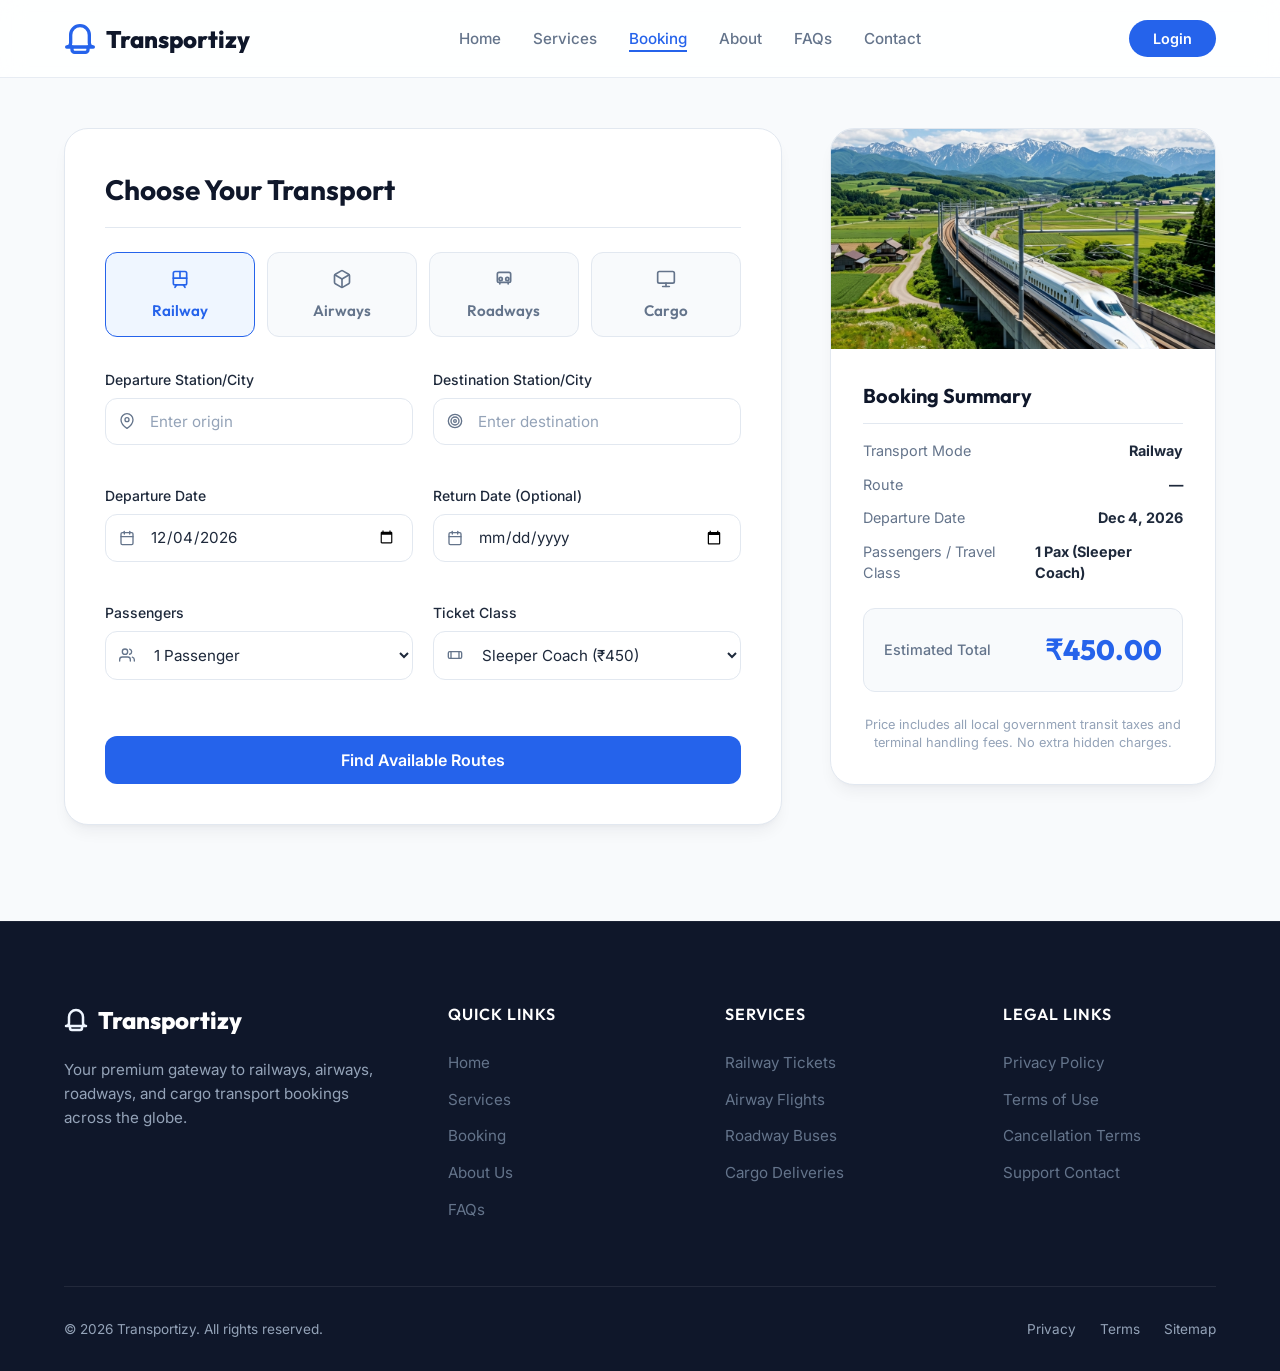
<file: booking.html>
<!DOCTYPE html>
<html lang="en">
<head>
    <meta charset="UTF-8">
    <meta name="viewport" content="width=device-width, initial-scale=1.0">
    <title>Book Your Transport - Transportizy</title>
    <link rel="stylesheet" href="styles.css">
</head>
<body>
    <!-- Shared Navigation -->
    <nav class="navbar" id="navbar">
        <div class="container nav-container">
            <a href="index.html" class="logo">
                <span class="logo-icon">
                    <svg width="32" height="32" viewBox="0 0 24 24" fill="none" stroke="currentColor" stroke-width="2.5" stroke-linecap="round" stroke-linejoin="round">
                        <path d="M22 18H2a3 3 0 0 0 3-3V9a7 7 0 0 1 14 0v6a3 3 0 0 0 3 3z"></path>
                        <path d="M6 18v2a2 2 0 0 0 2 2h8a2 2 0 0 0 2-2v-2"></path>
                    </svg>
                </span>
                <span>Transportizy</span>
            </a>
            <ul class="nav-menu" id="navMenu">
                <li><a href="index.html" class="nav-link">Home</a></li>
                <li><a href="services.html" class="nav-link">Services</a></li>
                <li><a href="booking.html" class="nav-link active">Booking</a></li>
                <li><a href="about.html" class="nav-link">About</a></li>
                <li><a href="faqs.html" class="nav-link">FAQs</a></li>
                <li><a href="contact.html" class="nav-link">Contact</a></li>
            </ul>
            <div class="nav-actions">
                <button class="login-btn" id="loginBtn">Login</button>
                <div class="user-profile" id="userProfile" style="display: none;">
                    <div class="user-avatar" id="userAvatar">
                        <svg width="18" height="18" viewBox="0 0 24 24" fill="none" stroke="currentColor" stroke-width="2.5" stroke-linecap="round" stroke-linejoin="round">
                            <path d="M20 21v-2a4 4 0 0 0-4-4H8a4 4 0 0 0-4 4v2"></path>
                            <circle cx="12" cy="7" r="4"></circle>
                        </svg>
                    </div>
                    <span class="user-name" id="userName" style="display: none;">User</span>
                    <div class="user-dropdown" id="userDropdown">
                        <a href="booking.html" class="dropdown-item">My Bookings</a>
                        <a href="#" class="dropdown-item">Profile Settings</a>
                        <a href="#" class="dropdown-item logout" id="logoutBtn">Log Out</a>
                    </div>
                </div>
                <button class="hamburger" id="hamburger" aria-label="Toggle Menu">
                    <span></span>
                    <span></span>
                    <span></span>
                </button>
            </div>
        </div>
    </nav>

    <!-- Shared Login/Signup Modal -->
    <div class="modal" id="loginModal">
        <div class="modal-content">
            <span class="close" id="modalClose">&times;</span>
            <div class="auth-container">
                <div class="auth-tabs">
                    <button class="auth-tab active" data-tab="login">Login</button>
                    <button class="auth-tab" data-tab="signup">Sign Up</button>
                </div>
                
                <!-- Login Form -->
                <form class="auth-form active" id="loginForm">
                    <h2>Welcome Back</h2>
                    <p class="form-subtitle">Access your bookings and travel preferences</p>
                    <div class="form-group">
                        <label for="loginEmail">Email Address</label>
                        <div class="input-wrapper">
                            <span class="input-icon">📧</span>
                            <input type="email" id="loginEmail" placeholder="name@example.com" required autocomplete="email">
                        </div>
                    </div>
                    <div class="form-group">
                        <label for="loginPassword">Password</label>
                        <div class="input-wrapper">
                            <span class="input-icon">🔒</span>
                            <input type="password" id="loginPassword" placeholder="••••••••" required autocomplete="current-password">
                        </div>
                    </div>
                    <div class="form-options">
                        <label class="checkbox-label">
                            <input type="checkbox">
                            <span>Remember me</span>
                        </label>
                        <a href="#" class="forgot-link">Forgot Password?</a>
                    </div>
                    <button type="submit" class="submit-btn">Sign In</button>
                </form>

                <!-- Signup Form -->
                <form class="auth-form" id="signupForm">
                    <h2>Create Account</h2>
                    <p class="form-subtitle">Join us for seamless travel booking</p>
                    <div class="form-group">
                        <label for="signupName">Full Name</label>
                        <div class="input-wrapper">
                            <span class="input-icon">👤</span>
                            <input type="text" id="signupName" placeholder="John Doe" required autocomplete="name">
                        </div>
                    </div>
                    <div class="form-group">
                        <label for="signupEmail">Email Address</label>
                        <div class="input-wrapper">
                            <span class="input-icon">📧</span>
                            <input type="email" id="signupEmail" placeholder="name@example.com" required autocomplete="email">
                        </div>
                    </div>
                    <div class="form-group">
                        <label for="signupPhone">Phone Number</label>
                        <div class="input-wrapper">
                            <span class="input-icon">📞</span>
                            <input type="tel" id="signupPhone" placeholder="+91 98765 43210" required autocomplete="tel">
                        </div>
                    </div>
                    <div class="form-group">
                        <label for="signupPassword">Password</label>
                        <div class="input-wrapper">
                            <span class="input-icon">🔒</span>
                            <input type="password" id="signupPassword" placeholder="Minimum 6 characters" required autocomplete="new-password">
                        </div>
                    </div>
                    <div class="form-group">
                        <label for="signupConfirmPassword">Confirm Password</label>
                        <div class="input-wrapper">
                            <span class="input-icon">🔒</span>
                            <input type="password" id="signupConfirmPassword" placeholder="Confirm your password" required autocomplete="new-password">
                        </div>
                    </div>
                    <button type="submit" class="submit-btn">Create Account</button>
                </form>
            </div>
        </div>
    </div>

    <!-- Main Content -->
    <main>
        <section class="booking-page-container">
            <div class="container booking-page-grid">
                
                <!-- Left Column: Form Details -->
                <div class="booking-card-main">
                    <h2>Choose Your Transport</h2>
                    
                    <!-- Transport Type Selectors -->
                    <div class="transport-selectors">
                        <button class="transport-selector-btn active" id="btnRailway" data-type="railway">
                            <svg width="20" height="20" viewBox="0 0 24 24" fill="none" stroke="currentColor" stroke-width="2" stroke-linecap="round" stroke-linejoin="round" style="margin-bottom: 4px;"><rect x="4" y="3" width="16" height="16" rx="2"></rect><path d="M4 11h16"></path><path d="M12 3v8"></path><path d="m8 19-2 3"></path><path d="m16 19 2 3"></path></svg>
                            <span>Railway</span>
                        </button>
                        <button class="transport-selector-btn" id="btnAirways" data-type="airways">
                            <svg width="20" height="20" viewBox="0 0 24 24" fill="none" stroke="currentColor" stroke-width="2" stroke-linecap="round" stroke-linejoin="round" style="margin-bottom: 4px;"><path d="M21 16V8a2 2 0 0 0-1-1.73l-7-4a2 2 0 0 0-2 0l-7 4A2 2 0 0 0 3 8v8a2 2 0 0 0 1 1.73l7 4a2 2 0 0 0 2 0l7-4A2 2 0 0 0 21 16z"></path><path d="M12 22V12"></path><path d="m12 12 8.7-5"></path><path d="M12 12 3.3 7"></path></svg>
                            <span>Airways</span>
                        </button>
                        <button class="transport-selector-btn" id="btnRoadways" data-type="roadways">
                            <svg width="20" height="20" viewBox="0 0 24 24" fill="none" stroke="currentColor" stroke-width="2" stroke-linecap="round" stroke-linejoin="round" style="margin-bottom: 4px;"><rect x="4" y="4" width="16" height="12" rx="2"></rect><path d="M7 16v2"></path><path d="M17 16v2"></path><circle cx="8" cy="12" r="2"></circle><circle cx="16" cy="12" r="2"></circle></svg>
                            <span>Roadways</span>
                        </button>
                        <button class="transport-selector-btn" id="btnCargo" data-type="cargo">
                            <svg width="20" height="20" viewBox="0 0 24 24" fill="none" stroke="currentColor" stroke-width="2" stroke-linecap="round" stroke-linejoin="round" style="margin-bottom: 4px;"><rect x="2" y="3" width="20" height="14" rx="2" ry="2"></rect><line x1="8" y1="21" x2="16" y2="21"></line><line x1="12" y1="17" x2="12" y2="21"></line></svg>
                            <span>Cargo</span>
                        </button>
                    </div>

                    <!-- Main Booking Form -->
                    <form id="bookingPageForm">
                        <input type="hidden" id="bookingTransportType" value="railway">
                        
                        <div class="booking-form-rows">
                            <!-- Route details -->
                            <div class="form-double-row">
                                <div class="form-group">
                                    <label for="bookFrom">Departure Station/City</label>
                                    <div class="input-wrapper">
                                        <span class="input-icon">
                                            <svg width="16" height="16" viewBox="0 0 24 24" fill="none" stroke="currentColor" stroke-width="2" stroke-linecap="round" stroke-linejoin="round"><path d="M21 10c0 7-9 13-9 13s-9-6-9-13a9 9 0 0 1 18 0z"></path><circle cx="12" cy="10" r="3"></circle></svg>
                                        </span>
                                        <input type="text" id="bookFrom" placeholder="Enter origin" required>
                                    </div>
                                </div>
                                <div class="form-group">
                                    <label for="bookTo">Destination Station/City</label>
                                    <div class="input-wrapper">
                                        <span class="input-icon">
                                            <svg width="16" height="16" viewBox="0 0 24 24" fill="none" stroke="currentColor" stroke-width="2" stroke-linecap="round" stroke-linejoin="round"><circle cx="12" cy="12" r="10"></circle><circle cx="12" cy="12" r="6"></circle><circle cx="12" cy="12" r="2"></circle></svg>
                                        </span>
                                        <input type="text" id="bookTo" placeholder="Enter destination" required>
                                    </div>
                                </div>
                            </div>

                            <!-- Travel Dates -->
                            <div class="form-double-row">
                                <div class="form-group">
                                    <label for="bookDepartureDate">Departure Date</label>
                                    <div class="input-wrapper">
                                        <span class="input-icon">
                                            <svg width="16" height="16" viewBox="0 0 24 24" fill="none" stroke="currentColor" stroke-width="2" stroke-linecap="round" stroke-linejoin="round"><rect x="3" y="4" width="18" height="18" rx="2" ry="2"></rect><line x1="16" y1="2" x2="16" y2="6"></line><line x1="8" y1="2" x2="8" y2="6"></line><line x1="3" y1="10" x2="21" y2="10"></line></svg>
                                        </span>
                                        <input type="date" id="bookDepartureDate" required>
                                    </div>
                                </div>
                                <div class="form-group">
                                    <label for="bookReturnDate">Return Date (Optional)</label>
                                    <div class="input-wrapper">
                                        <span class="input-icon">
                                            <svg width="16" height="16" viewBox="0 0 24 24" fill="none" stroke="currentColor" stroke-width="2" stroke-linecap="round" stroke-linejoin="round"><rect x="3" y="4" width="18" height="18" rx="2" ry="2"></rect><line x1="16" y1="2" x2="16" y2="6"></line><line x1="8" y1="2" x2="8" y2="6"></line><line x1="3" y1="10" x2="21" y2="10"></line></svg>
                                        </span>
                                        <input type="date" id="bookReturnDate">
                                    </div>
                                </div>
                            </div>

                            <!-- Passenger Fields (hidden for cargo) -->
                            <div class="form-double-row" id="passengerInputs">
                                <div class="form-group">
                                    <label for="bookPassengers">Passengers</label>
                                    <div class="input-wrapper">
                                        <span class="input-icon">
                                            <svg width="16" height="16" viewBox="0 0 24 24" fill="none" stroke="currentColor" stroke-width="2" stroke-linecap="round" stroke-linejoin="round"><path d="M17 21v-2a4 4 0 0 0-4-4H5a4 4 0 0 0-4 4v2"></path><circle cx="9" cy="7" r="4"></circle><path d="M23 21v-2a4 4 0 0 0-3-3.87"></path><path d="M16 3.13a4 4 0 0 1 0 7.75"></path></svg>
                                        </span>
                                        <select id="bookPassengers" required>
                                            <option value="1">1 Passenger</option>
                                            <option value="2">2 Passengers</option>
                                            <option value="3">3 Passengers</option>
                                            <option value="4">4 Passengers</option>
                                            <option value="5">5+ Passengers</option>
                                        </select>
                                    </div>
                                </div>
                                <div class="form-group">
                                    <label for="bookClass">Ticket Class</label>
                                    <div class="input-wrapper">
                                        <span class="input-icon">
                                            <svg width="16" height="16" viewBox="0 0 24 24" fill="none" stroke="currentColor" stroke-width="2" stroke-linecap="round" stroke-linejoin="round"><rect x="2" y="7" width="20" height="10" rx="2" ry="2"></rect><line x1="6" y1="7" x2="6" y2="17"></line><line x1="18" y1="7" x2="18" y2="17"></line></svg>
                                        </span>
                                        <select id="bookClass" required>
                                            <!-- Dynamically updated by JS -->
                                        </select>
                                    </div>
                                </div>
                            </div>

                            <!-- Cargo Fields (hidden by default) -->
                            <div class="form-double-row" id="cargoInputs" style="display: none;">
                                <div class="form-group">
                                    <label for="cargoWeight">Estimated Weight (kg)</label>
                                    <div class="input-wrapper">
                                        <span class="input-icon">
                                            <svg width="16" height="16" viewBox="0 0 24 24" fill="none" stroke="currentColor" stroke-width="2" stroke-linecap="round" stroke-linejoin="round"><ellipse cx="12" cy="5" rx="9" ry="3"></ellipse><path d="M3 5v14c0 1.66 4 3 9 3s9-1.34 9-3V5"></path><path d="M3 12c0 1.66 4 3 9 3s9-1.34 9-3"></path></svg>
                                        </span>
                                        <input type="number" id="cargoWeight" placeholder="Enter weight in kg" min="1">
                                    </div>
                                </div>
                                <div class="form-group">
                                    <label for="cargoType">Packaging Type</label>
                                    <div class="input-wrapper">
                                        <span class="input-icon">
                                            <svg width="16" height="16" viewBox="0 0 24 24" fill="none" stroke="currentColor" stroke-width="2" stroke-linecap="round" stroke-linejoin="round"><line x1="16.5" y1="9.4" x2="7.5" y2="4.21"></line><polygon points="12 22.08 12 12 3 6.92 3 17.08 12 22.08"></polygon><polygon points="12 22.08 21 17.08 21 6.92 12 12 12 22.08"></polygon><polygon points="12 12 21 6.92 12 1.84 3 6.92 12 12"></polygon></svg>
                                        </span>
                                        <select id="cargoType">
                                            <option value="document">Envelopes / Documents</option>
                                            <option value="parcel" selected>Standard Boxes / Parcels</option>
                                            <option value="freight">Heavy Pallet / Freight</option>
                                        </select>
                                    </div>
                                </div>
                            </div>

                            <!-- Search & Find Button -->
                            <button type="button" class="submit-btn" style="margin-top: 1rem;" id="searchRoutesBtn">Find Available Routes</button>

                            <!-- Search Results Section (dynamically shown) -->
                            <div id="searchResultsSection" class="search-results-section" style="display: none;">
                                <div class="search-results-header">
                                    <h3>Available Services</h3>
                                    <span class="search-results-count" id="searchResultsCount">3 options found</span>
                                </div>
                                
                                <div class="results-list" id="resultsList">
                                    <!-- Search results are dynamically injected here -->
                                </div>
                            </div>

                            <!-- Step 2: Personal contact info & Secure checkout (revealed on selection) -->
                            <div id="contactDetailsSection" class="contact-details-section" style="display: none;">
                                <h3>Passenger Contact Information</h3>
                                <div class="form-double-row">
                                    <div class="form-group">
                                        <label for="bookEmail">Contact Email</label>
                                        <div class="input-wrapper">
                                            <span class="input-icon">
                                                <svg width="16" height="16" viewBox="0 0 24 24" fill="none" stroke="currentColor" stroke-width="2" stroke-linecap="round" stroke-linejoin="round"><path d="M4 4h16c1.1 0 2 .9 2 2v12c0 1.1-.9 2-2 2H4c-1.1 0-2-.9-2-2V6c0-1.1.9-2 2-2z"></path><polyline points="22,6 12,13 2,6"></polyline></svg>
                                            </span>
                                            <input type="email" id="bookEmail" placeholder="name@example.com">
                                        </div>
                                    </div>
                                    <div class="form-group">
                                        <label for="bookPhone">Contact Phone</label>
                                        <div class="input-wrapper">
                                            <span class="input-icon">
                                                <svg width="16" height="16" viewBox="0 0 24 24" fill="none" stroke="currentColor" stroke-width="2" stroke-linecap="round" stroke-linejoin="round"><path d="M22 16.92v3a2 2 0 0 1-2.18 2 19.79 19.79 0 0 1-8.63-3.07 19.5 19.5 0 0 1-6-6 19.79 19.79 0 0 1-3.07-8.67A2 2 0 0 1 4.11 2h3a2 2 0 0 1 2 1.72 12.84 12.84 0 0 0 .7 2.81 2 2 0 0 1-.45 2.11L8.09 9.91a16 16 0 0 0 6 6l1.27-1.27a2 2 0 0 1 2.11-.45 12.84 12.84 0 0 0 2.81.7A2 2 0 0 1 22 16.92z"></path></svg>
                                            </span>
                                            <input type="tel" id="bookPhone" placeholder="+91 98765 43210">
                                        </div>
                                    </div>
                                </div>
                                <button type="submit" class="submit-btn" style="margin-top: 1.5rem;" id="bookSubmitBtn">Secure Checkout & Book</button>
                            </div>
                        </div>
                    </form>
                </div>

                <!-- Right Column: Visual Summary Panel -->
                <div class="booking-visual-card">
                    <div class="booking-visual-image-wrapper">
                        <!-- Shows photo based on transport selection -->
                        <img id="bookingVisualImage" src="assets/images/railway.png" alt="Selected Transport Visual">
                    </div>
                    <div class="booking-summary-content">
                        <h3>Booking Summary</h3>
                        <ul class="summary-details-list">
                            <li class="summary-detail-item">
                                <span>Transport Mode</span>
                                <strong id="summaryMode">Railway</strong>
                            </li>
                            <li class="summary-detail-item">
                                <span>Route</span>
                                <strong id="summaryRoute">—</strong>
                            </li>
                            <li class="summary-detail-item">
                                <span>Departure Date</span>
                                <strong id="summaryDate">—</strong>
                            </li>
                            <li class="summary-detail-item" id="summaryPaxRow">
                                <span>Passengers / Travel Class</span>
                                <strong id="summaryPax">1 Passenger / Sleeper</strong>
                            </li>
                            <li class="summary-detail-item" id="summaryCargoRow" style="display: none;">
                                <span>Cargo Weight / Package Type</span>
                                <strong id="summaryCargo">—</strong>
                            </li>
                        </ul>
                        <div class="price-box">
                            <span>Estimated Total</span>
                            <h4 id="summaryPrice">₹450.00</h4>
                        </div>
                        <p style="font-size: 0.8rem; color: var(--text-muted); text-align: center; line-height: 1.4;">Price includes all local government transit taxes and terminal handling fees. No extra hidden charges.</p>
                    </div>
                </div>

            </div>
        </section>
    </main>

    <!-- E-Ticket Confirmation Modal -->
    <div class="ticket-modal" id="ticketModal">
        <div class="ticket-modal-content">
            <div class="ticket-header">
                <div class="ticket-header-logo">
                    <svg width="20" height="20" viewBox="0 0 24 24" fill="none" stroke="currentColor" stroke-width="2.5" stroke-linecap="round" stroke-linejoin="round">
                        <path d="M22 18H2a3 3 0 0 0 3-3V9a7 7 0 0 1 14 0v6a3 3 0 0 0 3 3z"></path>
                        <path d="M6 18v2a2 2 0 0 0 2 2h8a2 2 0 0 0 2-2v-2"></path>
                    </svg>
                    <span>Transportizy E-Ticket</span>
                </div>
                <div class="ticket-status-badge">Confirmed</div>
            </div>
            
            <div class="ticket-body">
                <div class="ticket-route">
                    <div class="ticket-station">
                        <span id="ticketFromCode">DEL</span>
                        <span id="ticketFromCity">New Delhi</span>
                    </div>
                    <div class="ticket-route-decor">
                        <span id="ticketRouteDuration">2h 15m</span>
                        <div id="ticketRouteIconContainer" style="display: flex; align-items: center; justify-content: center; background: var(--white); padding: 0 8px; z-index: 2;">
                            <!-- Icon is set dynamically -->
                        </div>
                    </div>
                    <div class="ticket-station right">
                        <span id="ticketToCode">BOM</span>
                        <span id="ticketToCity">Mumbai</span>
                    </div>
                </div>

                <div class="ticket-grid-details">
                    <div class="ticket-info-item">
                        <span>Passenger / Client</span>
                        <span id="ticketPassengerName">Keshav K.</span>
                    </div>
                    <div class="ticket-info-item">
                        <span>Service details</span>
                        <span id="ticketOperatorName">Rajdhani Express (12301)</span>
                    </div>
                    <div class="ticket-info-item">
                        <span>Departure Date</span>
                        <span id="ticketDepDateTime">July 10, 2026</span>
                    </div>
                    <div class="ticket-info-item">
                        <span>Class / Weight Details</span>
                        <span id="ticketClassDetails">AC 3-Tier</span>
                    </div>
                    <div class="ticket-info-item">
                        <span>Contact Info</span>
                        <span id="ticketContactInfo">admin@transportizy.com</span>
                    </div>
                    <div class="ticket-info-item">
                        <span>Price Paid</span>
                        <span id="ticketPricePaid">₹1,500.00</span>
                    </div>
                </div>

                <div class="ticket-divider-line"></div>

                <div class="ticket-footer">
                    <div class="ticket-barcode-container">
                        <div class="ticket-barcode"></div>
                        <div class="ticket-id" id="ticketBookingId">TRZ-5839201</div>
                    </div>
                </div>
            </div>
            
            <div class="ticket-actions-btn">
                <button type="button" class="ticket-btn-secondary" id="ticketPrintBtn">Print Ticket</button>
                <button type="button" class="ticket-btn-primary" id="ticketCloseBtn">Close</button>
            </div>
        </div>
    </div>

    <!-- Shared Alert Banner -->
    <div class="alert-banner" id="alertBanner">
        <span class="alert-icon" id="alertIcon">✓</span>
        <span class="alert-message" id="alertMessage">Success notification!</span>
    </div>

    <!-- Shared Footer -->
    <footer class="footer">
        <div class="container">
            <div class="footer-top">
                <div class="footer-brand">
                    <a href="index.html" class="logo">
                        <span class="logo-icon">
                            <svg width="24" height="24" viewBox="0 0 24 24" fill="none" stroke="currentColor" stroke-width="2.5" stroke-linecap="round" stroke-linejoin="round">
                                <path d="M22 18H2a3 3 0 0 0 3-3V9a7 7 0 0 1 14 0v6a3 3 0 0 0 3 3z"></path>
                                <path d="M6 18v2a2 2 0 0 0 2 2h8a2 2 0 0 0 2-2v-2"></path>
                            </svg>
                        </span>
                        <span>Transportizy</span>
                    </a>
                    <p>Your premium gateway to railways, airways, roadways, and cargo transport bookings across the globe.</p>
                </div>
                <div class="footer-col">
                    <h4>Quick Links</h4>
                    <ul>
                        <li><a href="index.html">Home</a></li>
                        <li><a href="services.html">Services</a></li>
                        <li><a href="booking.html">Booking</a></li>
                        <li><a href="about.html">About Us</a></li>
                        <li><a href="faqs.html">FAQs</a></li>
                    </ul>
                </div>
                <div class="footer-col">
                    <h4>Services</h4>
                    <ul>
                        <li><a href="booking.html?type=railway">Railway Tickets</a></li>
                        <li><a href="booking.html?type=airways">Airway Flights</a></li>
                        <li><a href="booking.html?type=roadways">Roadway Buses</a></li>
                        <li><a href="booking.html?type=cargo">Cargo Deliveries</a></li>
                    </ul>
                </div>
                <div class="footer-col">
                    <h4>Legal Links</h4>
                    <ul>
                        <li><a href="privacy.html">Privacy Policy</a></li>
                        <li><a href="terms.html">Terms of Use</a></li>
                        <li><a href="cancellation.html">Cancellation Terms</a></li>
                        <li><a href="contact.html">Support Contact</a></li>
                    </ul>
                </div>
            </div>
            <div class="footer-bottom">
                <p>&copy; 2026 Transportizy. All rights reserved.</p>
                <div class="footer-legal-links">
                    <a href="privacy.html">Privacy</a>
                    <a href="terms.html">Terms</a>
                    <a href="sitemap.html">Sitemap</a>
                </div>
            </div>
        </div>
    </footer>

    <script src="script.js"></script>
</body>
</html>
</file>
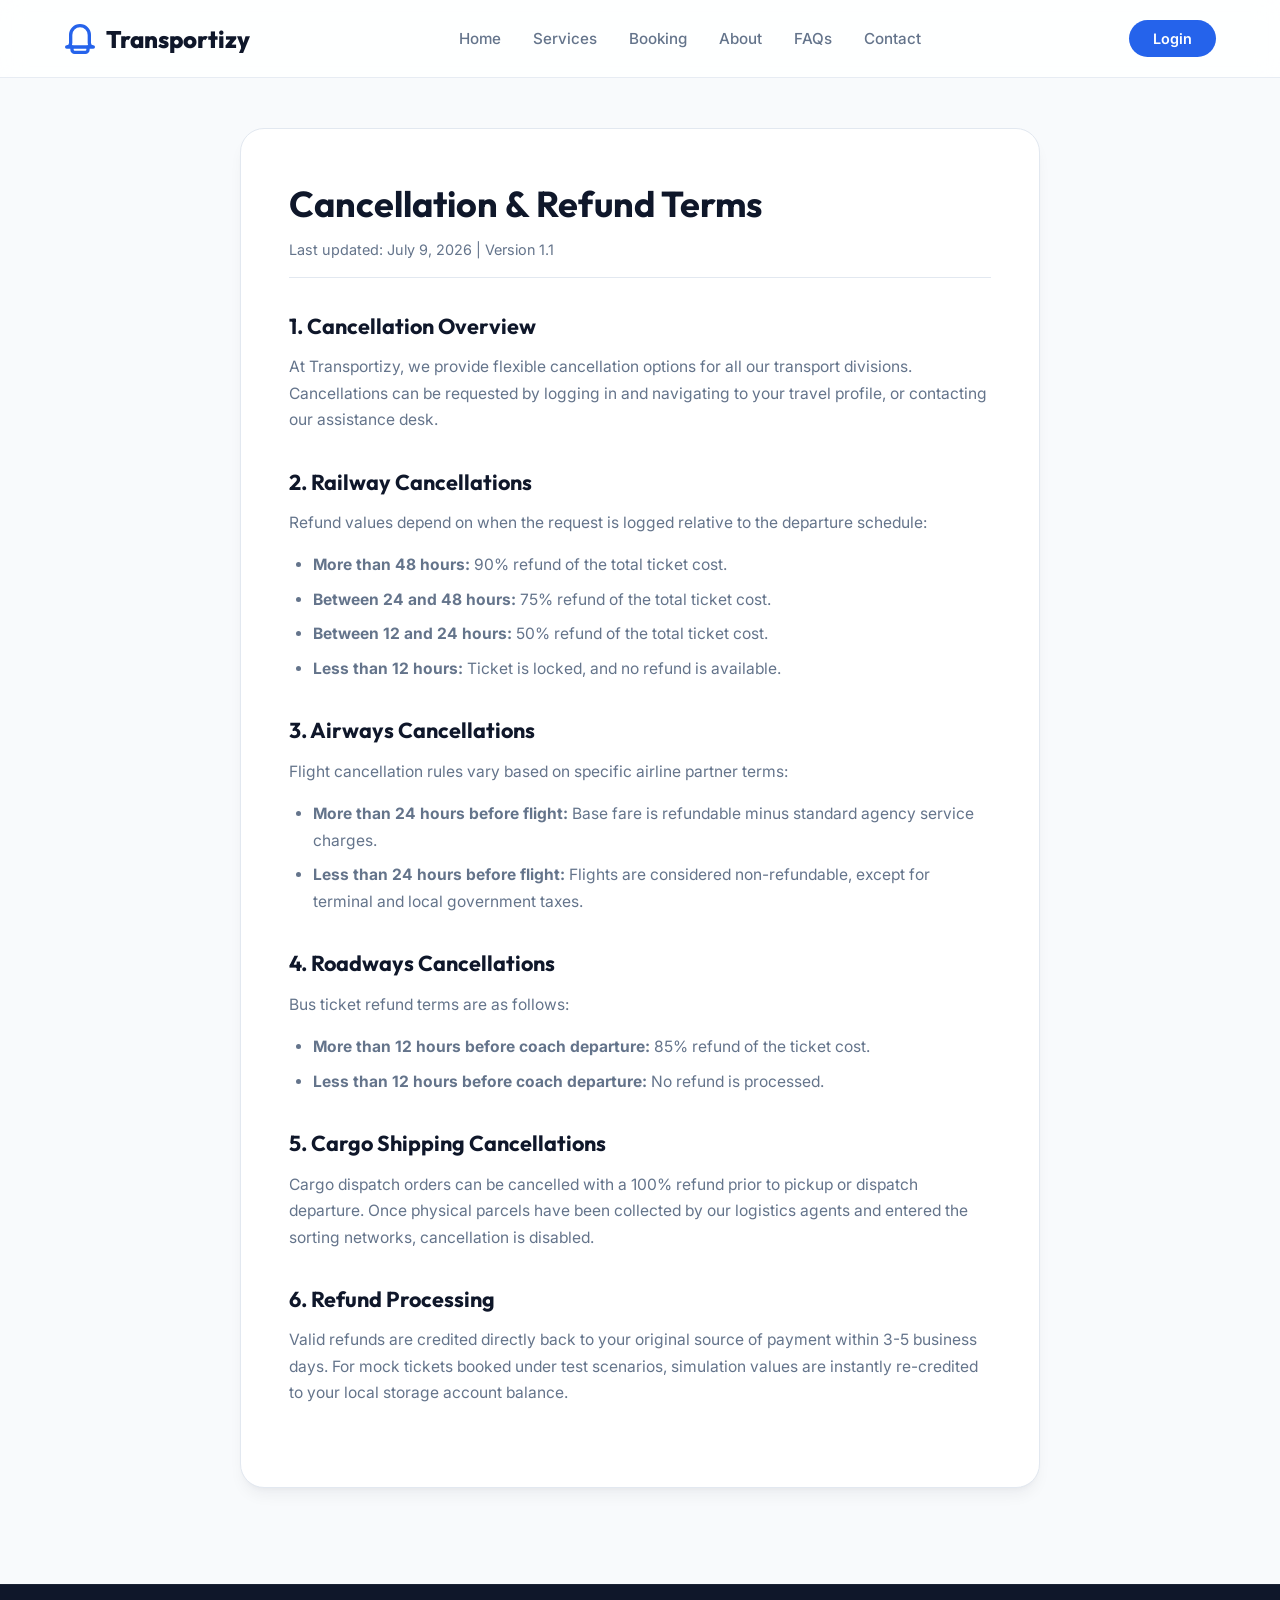
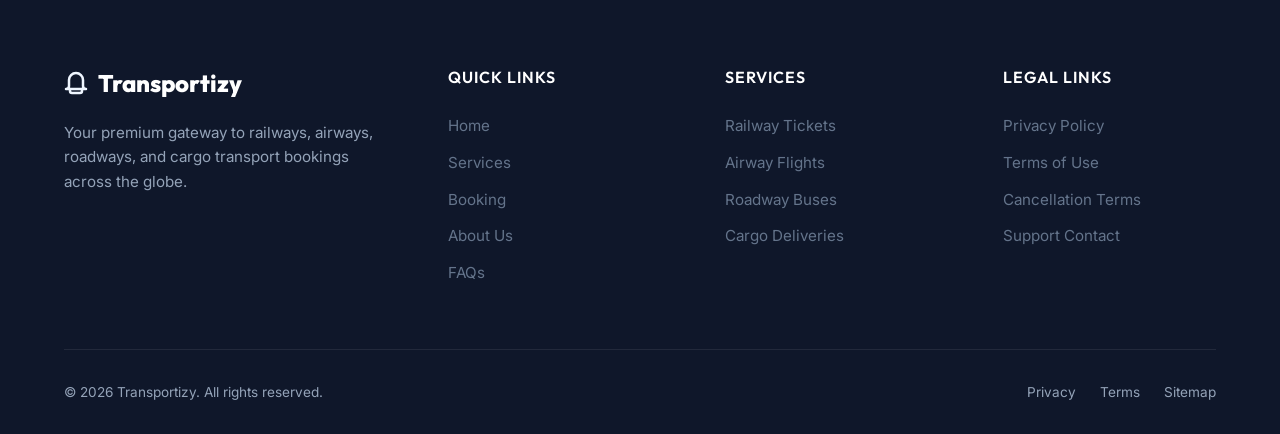
<file: cancellation.html>
<!DOCTYPE html>
<html lang="en">
<head>
    <meta charset="UTF-8">
    <meta name="viewport" content="width=device-width, initial-scale=1.0">
    <title>Cancellation Terms - Transportizy</title>
    <link rel="stylesheet" href="styles.css">
    <style>
        .legal-content-container {
            padding: 8rem 0 6rem;
            background-color: var(--light);
            min-height: calc(100vh - 350px);
        }
        .legal-card {
            background: var(--white);
            padding: 3rem;
            border-radius: var(--radius-xl);
            border: 1px solid var(--border);
            box-shadow: var(--shadow-lg);
            max-width: 800px;
            margin: 0 auto;
        }
        .legal-card h1 {
            font-size: 2.25rem;
            margin-bottom: 0.5rem;
            color: var(--dark);
        }
        .legal-meta {
            color: var(--text-light);
            font-size: 0.9rem;
            margin-bottom: 2rem;
            border-bottom: 1px solid var(--border);
            padding-bottom: 1rem;
        }
        .legal-section {
            margin-bottom: 2rem;
        }
        .legal-section h2 {
            font-size: 1.35rem;
            margin-bottom: 0.75rem;
            color: var(--dark);
        }
        .legal-section p, .legal-section ul {
            color: var(--text-light);
            font-size: 0.975rem;
            line-height: 1.7;
            margin-bottom: 1rem;
        }
        .legal-section ul {
            padding-left: 1.5rem;
        }
        .legal-section li {
            margin-bottom: 0.5rem;
        }
    </style>
</head>
<body>
    <!-- Shared Navigation -->
    <nav class="navbar" id="navbar">
        <div class="container nav-container">
            <a href="index.html" class="logo">
                <span class="logo-icon">
                    <svg width="32" height="32" viewBox="0 0 24 24" fill="none" stroke="currentColor" stroke-width="2.5" stroke-linecap="round" stroke-linejoin="round">
                        <path d="M22 18H2a3 3 0 0 0 3-3V9a7 7 0 0 1 14 0v6a3 3 0 0 0 3 3z"></path>
                        <path d="M6 18v2a2 2 0 0 0 2 2h8a2 2 0 0 0 2-2v-2"></path>
                    </svg>
                </span>
                <span>Transportizy</span>
            </a>
            <ul class="nav-menu" id="navMenu">
                <li><a href="index.html" class="nav-link">Home</a></li>
                <li><a href="services.html" class="nav-link">Services</a></li>
                <li><a href="booking.html" class="nav-link">Booking</a></li>
                <li><a href="about.html" class="nav-link">About</a></li>
                <li><a href="faqs.html" class="nav-link">FAQs</a></li>
                <li><a href="contact.html" class="nav-link">Contact</a></li>
            </ul>
            <div class="nav-actions">
                <button class="login-btn" id="loginBtn">Login</button>
                <div class="user-profile" id="userProfile" style="display: none;">
                    <div class="user-avatar" id="userAvatar">
                        <svg width="18" height="18" viewBox="0 0 24 24" fill="none" stroke="currentColor" stroke-width="2.5" stroke-linecap="round" stroke-linejoin="round">
                            <path d="M20 21v-2a4 4 0 0 0-4-4H8a4 4 0 0 0-4 4v2"></path>
                            <circle cx="12" cy="7" r="4"></circle>
                        </svg>
                    </div>
                    <span class="user-name" id="userName" style="display: none;">User</span>
                    <div class="user-dropdown" id="userDropdown">
                        <a href="booking.html" class="dropdown-item">My Bookings</a>
                        <a href="#" class="dropdown-item">Profile Settings</a>
                        <a href="#" class="dropdown-item logout" id="logoutBtn">Log Out</a>
                    </div>
                </div>
                <button class="hamburger" id="hamburger" aria-label="Toggle Menu">
                    <span></span>
                    <span></span>
                    <span></span>
                </button>
            </div>
        </div>
    </nav>

    <!-- Shared Login/Signup Modal -->
    <div class="modal" id="loginModal">
        <div class="modal-content">
            <span class="close" id="modalClose">&times;</span>
            <div class="auth-container">
                <div class="auth-tabs">
                    <button class="auth-tab active" data-tab="login">Login</button>
                    <button class="auth-tab" data-tab="signup">Sign Up</button>
                </div>
                
                <!-- Login Form -->
                <form class="auth-form active" id="loginForm">
                    <h2>Welcome Back</h2>
                    <p class="form-subtitle">Access your bookings and travel preferences</p>
                    <div class="form-group">
                        <label for="loginEmail">Email Address</label>
                        <div class="input-wrapper">
                            <span class="input-icon">📧</span>
                            <input type="email" id="loginEmail" placeholder="name@example.com" required autocomplete="email">
                        </div>
                    </div>
                    <div class="form-group">
                        <label for="loginPassword">Password</label>
                        <div class="input-wrapper">
                            <span class="input-icon">🔒</span>
                            <input type="password" id="loginPassword" placeholder="••••••••" required autocomplete="current-password">
                        </div>
                    </div>
                    <div class="form-options">
                        <label class="checkbox-label">
                            <input type="checkbox">
                            <span>Remember me</span>
                        </label>
                        <a href="#" class="forgot-link">Forgot Password?</a>
                    </div>
                    <button type="submit" class="submit-btn">Sign In</button>
                </form>

                <!-- Signup Form -->
                <form class="auth-form" id="signupForm">
                    <h2>Create Account</h2>
                    <p class="form-subtitle">Join us for seamless travel booking</p>
                    <div class="form-group">
                        <label for="signupName">Full Name</label>
                        <div class="input-wrapper">
                            <span class="input-icon">👤</span>
                            <input type="text" id="signupName" placeholder="John Doe" required autocomplete="name">
                        </div>
                    </div>
                    <div class="form-group">
                        <label for="signupEmail">Email Address</label>
                        <div class="input-wrapper">
                            <span class="input-icon">📧</span>
                            <input type="email" id="signupEmail" placeholder="name@example.com" required autocomplete="email">
                        </div>
                    </div>
                    <div class="form-group">
                        <label for="signupPhone">Phone Number</label>
                        <div class="input-wrapper">
                            <span class="input-icon">📞</span>
                            <input type="tel" id="signupPhone" placeholder="+91 98765 43210" required autocomplete="tel">
                        </div>
                    </div>
                    <div class="form-group">
                        <label for="signupPassword">Password</label>
                        <div class="input-wrapper">
                            <span class="input-icon">🔒</span>
                            <input type="password" id="signupPassword" placeholder="Minimum 6 characters" required autocomplete="new-password">
                        </div>
                    </div>
                    <div class="form-group">
                        <label for="signupConfirmPassword">Confirm Password</label>
                        <div class="input-wrapper">
                            <span class="input-icon">🔒</span>
                            <input type="password" id="signupConfirmPassword" placeholder="Confirm your password" required autocomplete="new-password">
                        </div>
                    </div>
                    <button type="submit" class="submit-btn">Create Account</button>
                </form>
            </div>
        </div>
    </div>

    <!-- Main Content -->
    <main class="legal-content-container">
        <div class="container">
            <div class="legal-card">
                <h1>Cancellation & Refund Terms</h1>
                <div class="legal-meta">Last updated: July 9, 2026 | Version 1.1</div>
                
                <div class="legal-section">
                    <h2>1. Cancellation Overview</h2>
                    <p>At Transportizy, we provide flexible cancellation options for all our transport divisions. Cancellations can be requested by logging in and navigating to your travel profile, or contacting our assistance desk.</p>
                </div>

                <div class="legal-section">
                    <h2>2. Railway Cancellations</h2>
                    <p>Refund values depend on when the request is logged relative to the departure schedule:</p>
                    <ul>
                        <li><strong>More than 48 hours:</strong> 90% refund of the total ticket cost.</li>
                        <li><strong>Between 24 and 48 hours:</strong> 75% refund of the total ticket cost.</li>
                        <li><strong>Between 12 and 24 hours:</strong> 50% refund of the total ticket cost.</li>
                        <li><strong>Less than 12 hours:</strong> Ticket is locked, and no refund is available.</li>
                    </ul>
                </div>

                <div class="legal-section">
                    <h2>3. Airways Cancellations</h2>
                    <p>Flight cancellation rules vary based on specific airline partner terms:</p>
                    <ul>
                        <li><strong>More than 24 hours before flight:</strong> Base fare is refundable minus standard agency service charges.</li>
                        <li><strong>Less than 24 hours before flight:</strong> Flights are considered non-refundable, except for terminal and local government taxes.</li>
                    </ul>
                </div>

                <div class="legal-section">
                    <h2>4. Roadways Cancellations</h2>
                    <p>Bus ticket refund terms are as follows:</p>
                    <ul>
                        <li><strong>More than 12 hours before coach departure:</strong> 85% refund of the ticket cost.</li>
                        <li><strong>Less than 12 hours before coach departure:</strong> No refund is processed.</li>
                    </ul>
                </div>

                <div class="legal-section">
                    <h2>5. Cargo Shipping Cancellations</h2>
                    <p>Cargo dispatch orders can be cancelled with a 100% refund prior to pickup or dispatch departure. Once physical parcels have been collected by our logistics agents and entered the sorting networks, cancellation is disabled.</p>
                </div>

                <div class="legal-section">
                    <h2>6. Refund Processing</h2>
                    <p>Valid refunds are credited directly back to your original source of payment within 3-5 business days. For mock tickets booked under test scenarios, simulation values are instantly re-credited to your local storage account balance.</p>
                </div>
            </div>
        </div>
    </main>

    <!-- Shared Alert Banner -->
    <div class="alert-banner" id="alertBanner">
        <span class="alert-icon" id="alertIcon">✓</span>
        <span class="alert-message" id="alertMessage">Success notification!</span>
    </div>

    <!-- Shared Footer -->
    <footer class="footer">
        <div class="container">
            <div class="footer-top">
                <div class="footer-brand">
                    <a href="index.html" class="logo">
                        <span class="logo-icon">
                            <svg width="24" height="24" viewBox="0 0 24 24" fill="none" stroke="currentColor" stroke-width="2.5" stroke-linecap="round" stroke-linejoin="round">
                                <path d="M22 18H2a3 3 0 0 0 3-3V9a7 7 0 0 1 14 0v6a3 3 0 0 0 3 3z"></path>
                                <path d="M6 18v2a2 2 0 0 0 2 2h8a2 2 0 0 0 2-2v-2"></path>
                            </svg>
                        </span>
                        <span>Transportizy</span>
                    </a>
                    <p>Your premium gateway to railways, airways, roadways, and cargo transport bookings across the globe.</p>
                </div>
                <div class="footer-col">
                    <h4>Quick Links</h4>
                    <ul>
                        <li><a href="index.html">Home</a></li>
                        <li><a href="services.html">Services</a></li>
                        <li><a href="booking.html">Booking</a></li>
                        <li><a href="about.html">About Us</a></li>
                        <li><a href="faqs.html">FAQs</a></li>
                    </ul>
                </div>
                <div class="footer-col">
                    <h4>Services</h4>
                    <ul>
                        <li><a href="booking.html?type=railway">Railway Tickets</a></li>
                        <li><a href="booking.html?type=airways">Airway Flights</a></li>
                        <li><a href="booking.html?type=roadways">Roadway Buses</a></li>
                        <li><a href="booking.html?type=cargo">Cargo Deliveries</a></li>
                    </ul>
                </div>
                <div class="footer-col">
                    <h4>Legal Links</h4>
                    <ul>
                        <li><a href="privacy.html">Privacy Policy</a></li>
                        <li><a href="terms.html">Terms of Use</a></li>
                        <li><a href="cancellation.html">Cancellation Terms</a></li>
                        <li><a href="contact.html">Support Contact</a></li>
                    </ul>
                </div>
            </div>
            <div class="footer-bottom">
                <p>&copy; 2026 Transportizy. All rights reserved.</p>
                <div class="footer-legal-links">
                    <a href="privacy.html">Privacy</a>
                    <a href="terms.html">Terms</a>
                    <a href="sitemap.html">Sitemap</a>
                </div>
            </div>
        </div>
    </footer>

    <script src="script.js"></script>
</body>
</html>
</file>
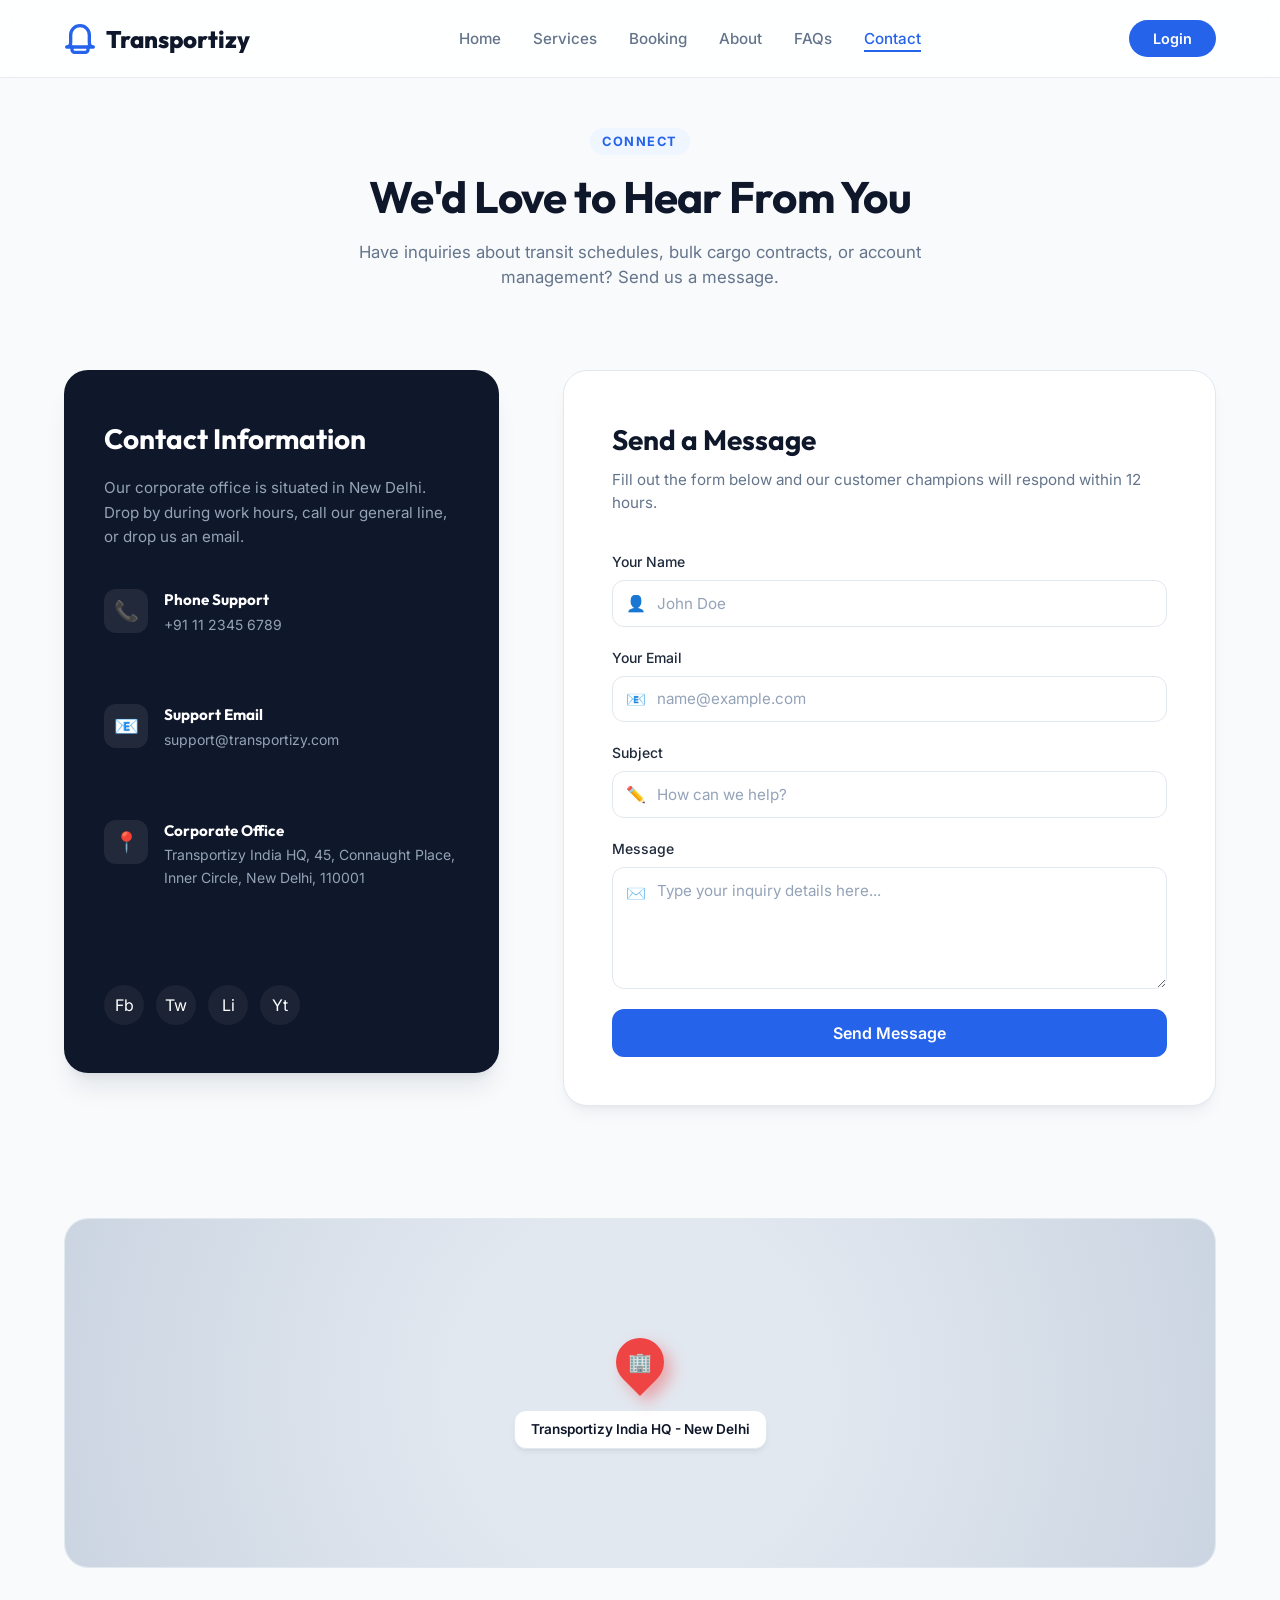
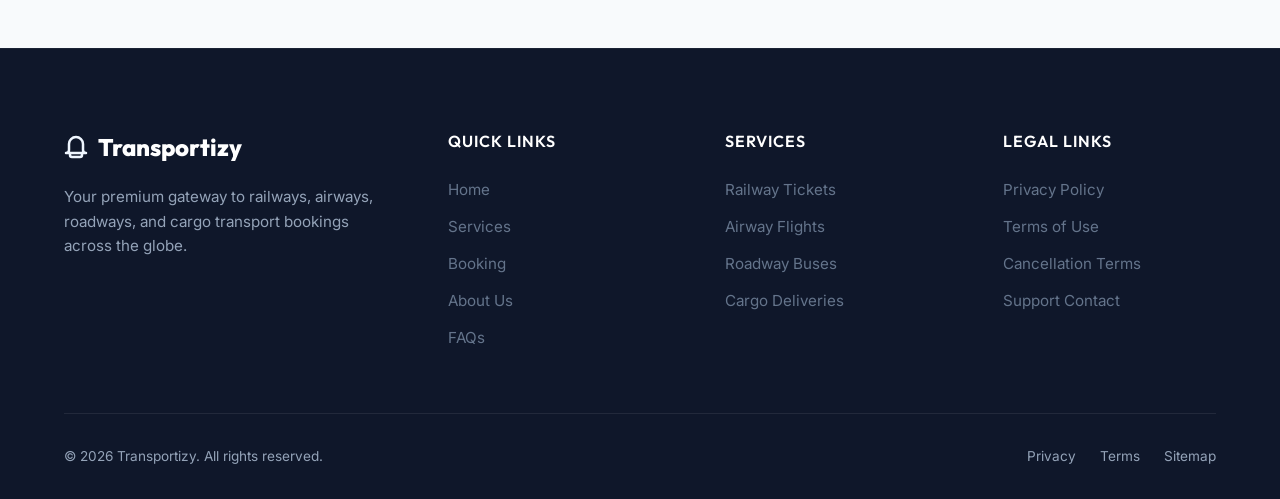
<file: contact.html>
<!DOCTYPE html>
<html lang="en">
<head>
    <meta charset="UTF-8">
    <meta name="viewport" content="width=device-width, initial-scale=1.0">
    <title>Contact Us - Transportizy</title>
    <link rel="stylesheet" href="styles.css">
</head>
<body>
    <!-- Shared Navigation -->
    <nav class="navbar" id="navbar">
        <div class="container nav-container">
            <a href="index.html" class="logo">
                <span class="logo-icon">
                    <svg width="32" height="32" viewBox="0 0 24 24" fill="none" stroke="currentColor" stroke-width="2.5" stroke-linecap="round" stroke-linejoin="round">
                        <path d="M22 18H2a3 3 0 0 0 3-3V9a7 7 0 0 1 14 0v6a3 3 0 0 0 3 3z"></path>
                        <path d="M6 18v2a2 2 0 0 0 2 2h8a2 2 0 0 0 2-2v-2"></path>
                    </svg>
                </span>
                <span>Transportizy</span>
            </a>
            <ul class="nav-menu" id="navMenu">
                <li><a href="index.html" class="nav-link">Home</a></li>
                <li><a href="services.html" class="nav-link">Services</a></li>
                <li><a href="booking.html" class="nav-link">Booking</a></li>
                <li><a href="about.html" class="nav-link">About</a></li>
                <li><a href="faqs.html" class="nav-link">FAQs</a></li>
                <li><a href="contact.html" class="nav-link active">Contact</a></li>
            </ul>
            <div class="nav-actions">
                <button class="login-btn" id="loginBtn">Login</button>
                <div class="user-profile" id="userProfile" style="display: none;">
                    <div class="user-avatar" id="userAvatar">
                        <svg width="18" height="18" viewBox="0 0 24 24" fill="none" stroke="currentColor" stroke-width="2.5" stroke-linecap="round" stroke-linejoin="round">
                            <path d="M20 21v-2a4 4 0 0 0-4-4H8a4 4 0 0 0-4 4v2"></path>
                            <circle cx="12" cy="7" r="4"></circle>
                        </svg>
                    </div>
                    <span class="user-name" id="userName" style="display: none;">User</span>
                    <div class="user-dropdown" id="userDropdown">
                        <a href="booking.html" class="dropdown-item">My Bookings</a>
                        <a href="#" class="dropdown-item">Profile Settings</a>
                        <a href="#" class="dropdown-item logout" id="logoutBtn">Log Out</a>
                    </div>
                </div>
                <button class="hamburger" id="hamburger" aria-label="Toggle Menu">
                    <span></span>
                    <span></span>
                    <span></span>
                </button>
            </div>
        </div>
    </nav>

    <!-- Shared Login/Signup Modal -->
    <div class="modal" id="loginModal">
        <div class="modal-content">
            <span class="close" id="modalClose">&times;</span>
            <div class="auth-container">
                <div class="auth-tabs">
                    <button class="auth-tab active" data-tab="login">Login</button>
                    <button class="auth-tab" data-tab="signup">Sign Up</button>
                </div>
                
                <!-- Login Form -->
                <form class="auth-form active" id="loginForm">
                    <h2>Welcome Back</h2>
                    <p class="form-subtitle">Access your bookings and travel preferences</p>
                    <div class="form-group">
                        <label for="loginEmail">Email Address</label>
                        <div class="input-wrapper">
                            <span class="input-icon">📧</span>
                            <input type="email" id="loginEmail" placeholder="name@example.com" required autocomplete="email">
                        </div>
                    </div>
                    <div class="form-group">
                        <label for="loginPassword">Password</label>
                        <div class="input-wrapper">
                            <span class="input-icon">🔒</span>
                            <input type="password" id="loginPassword" placeholder="••••••••" required autocomplete="current-password">
                        </div>
                    </div>
                    <div class="form-options">
                        <label class="checkbox-label">
                            <input type="checkbox">
                            <span>Remember me</span>
                        </label>
                        <a href="#" class="forgot-link">Forgot Password?</a>
                    </div>
                    <button type="submit" class="submit-btn">Sign In</button>
                </form>

                <!-- Signup Form -->
                <form class="auth-form" id="signupForm">
                    <h2>Create Account</h2>
                    <p class="form-subtitle">Join us for seamless travel booking</p>
                    <div class="form-group">
                        <label for="signupName">Full Name</label>
                        <div class="input-wrapper">
                            <span class="input-icon">👤</span>
                            <input type="text" id="signupName" placeholder="John Doe" required autocomplete="name">
                        </div>
                    </div>
                    <div class="form-group">
                        <label for="signupEmail">Email Address</label>
                        <div class="input-wrapper">
                            <span class="input-icon">📧</span>
                            <input type="email" id="signupEmail" placeholder="name@example.com" required autocomplete="email">
                        </div>
                    </div>
                    <div class="form-group">
                        <label for="signupPhone">Phone Number</label>
                        <div class="input-wrapper">
                            <span class="input-icon">📞</span>
                            <input type="tel" id="signupPhone" placeholder="+91 98765 43210" required autocomplete="tel">
                        </div>
                    </div>
                    <div class="form-group">
                        <label for="signupPassword">Password</label>
                        <div class="input-wrapper">
                            <span class="input-icon">🔒</span>
                            <input type="password" id="signupPassword" placeholder="Minimum 6 characters" required autocomplete="new-password">
                        </div>
                    </div>
                    <div class="form-group">
                        <label for="signupConfirmPassword">Confirm Password</label>
                        <div class="input-wrapper">
                            <span class="input-icon">🔒</span>
                            <input type="password" id="signupConfirmPassword" placeholder="Confirm your password" required autocomplete="new-password">
                        </div>
                    </div>
                    <button type="submit" class="submit-btn">Create Account</button>
                </form>
            </div>
        </div>
    </div>

    <!-- Main Content -->
    <main>
        <section style="padding: 3rem 0 5rem;">
            <div class="container">
                <div class="section-header-center" style="margin-bottom: 2rem;">
                    <span class="section-label">Connect</span>
                    <h2 class="section-title">We'd Love to Hear From You</h2>
                    <p class="section-desc center" style="margin-bottom: 0;">Have inquiries about transit schedules, bulk cargo contracts, or account management? Send us a message.</p>
                </div>

                <div class="contact-grid-main">
                    <!-- Contact Cards -->
                    <div class="contact-info-card">
                        <h3>Contact Information</h3>
                        <p>Our corporate office is situated in New Delhi. Drop by during work hours, call our general line, or drop us an email.</p>
                        
                        <ul class="contact-links-list">
                            <li class="contact-link-item">
                                <div class="contact-link-icon">📞</div>
                                <div class="contact-link-text">
                                    <h4>Phone Support</h4>
                                    <p>+91 11 2345 6789</p>
                                </div>
                            </li>
                            <li class="contact-link-item">
                                <div class="contact-link-icon">📧</div>
                                <div class="contact-link-text">
                                    <h4>Support Email</h4>
                                    <p>support@transportizy.com</p>
                                </div>
                            </li>
                            <li class="contact-link-item">
                                <div class="contact-link-icon">📍</div>
                                <div class="contact-link-text">
                                    <h4>Corporate Office</h4>
                                    <p>Transportizy India HQ, 45, Connaught Place, Inner Circle, New Delhi, 110001</p>
                                </div>
                            </li>
                        </ul>

                        <div class="contact-social-icons">
                            <a href="#" class="contact-social-btn">Fb</a>
                            <a href="#" class="contact-social-btn">Tw</a>
                            <a href="#" class="contact-social-btn">Li</a>
                            <a href="#" class="contact-social-btn">Yt</a>
                        </div>
                    </div>

                    <!-- Contact Form Card -->
                    <div class="contact-form-card">
                        <h3>Send a Message</h3>
                        <p>Fill out the form below and our customer champions will respond within 12 hours.</p>
                        
                        <form id="contactForm">
                            <div class="form-group">
                                <label for="contactName">Your Name</label>
                                <div class="input-wrapper">
                                    <span class="input-icon">👤</span>
                                    <input type="text" id="contactName" placeholder="John Doe" required>
                                </div>
                            </div>
                            <div class="form-group">
                                <label for="contactEmail">Your Email</label>
                                <div class="input-wrapper">
                                    <span class="input-icon">📧</span>
                                    <input type="email" id="contactEmail" placeholder="name@example.com" required>
                                </div>
                            </div>
                            <div class="form-group">
                                <label for="contactSubject">Subject</label>
                                <div class="input-wrapper">
                                    <span class="input-icon">✏️</span>
                                    <input type="text" id="contactSubject" placeholder="How can we help?" required>
                                </div>
                            </div>
                            <div class="form-group">
                                <label for="contactMessage">Message</label>
                                <div class="input-wrapper" style="align-items: flex-start;">
                                    <span class="input-icon" style="top: 14px;">✉️</span>
                                    <textarea id="contactMessage" placeholder="Type your inquiry details here..." rows="5" required style="padding-left: 2.75rem; min-height: 120px;"></textarea>
                                </div>
                            </div>
                            <button type="submit" class="submit-btn">Send Message</button>
                        </form>
                    </div>
                </div>

                <!-- Custom Map Mockup -->
                <div class="map-mockup-wrapper">
                    <div class="map-mockup-content">
                        <div class="map-pin">
                            <span class="map-pin-inner">🏢</span>
                        </div>
                        <div class="map-label">Transportizy India HQ - New Delhi</div>
                    </div>
                </div>
            </div>
        </section>
    </main>

    <!-- Shared Alert Banner -->
    <div class="alert-banner" id="alertBanner">
        <span class="alert-icon" id="alertIcon">✓</span>
        <span class="alert-message" id="alertMessage">Success notification!</span>
    </div>

    <!-- Shared Footer -->
    <footer class="footer">
        <div class="container">
            <div class="footer-top">
                <div class="footer-brand">
                    <a href="index.html" class="logo">
                        <span class="logo-icon">
                            <svg width="24" height="24" viewBox="0 0 24 24" fill="none" stroke="currentColor" stroke-width="2.5" stroke-linecap="round" stroke-linejoin="round">
                                <path d="M22 18H2a3 3 0 0 0 3-3V9a7 7 0 0 1 14 0v6a3 3 0 0 0 3 3z"></path>
                                <path d="M6 18v2a2 2 0 0 0 2 2h8a2 2 0 0 0 2-2v-2"></path>
                            </svg>
                        </span>
                        <span>Transportizy</span>
                    </a>
                    <p>Your premium gateway to railways, airways, roadways, and cargo transport bookings across the globe.</p>
                </div>
                <div class="footer-col">
                    <h4>Quick Links</h4>
                    <ul>
                        <li><a href="index.html">Home</a></li>
                        <li><a href="services.html">Services</a></li>
                        <li><a href="booking.html">Booking</a></li>
                        <li><a href="about.html">About Us</a></li>
                        <li><a href="faqs.html">FAQs</a></li>
                    </ul>
                </div>
                <div class="footer-col">
                    <h4>Services</h4>
                    <ul>
                        <li><a href="booking.html?type=railway">Railway Tickets</a></li>
                        <li><a href="booking.html?type=airways">Airway Flights</a></li>
                        <li><a href="booking.html?type=roadways">Roadway Buses</a></li>
                        <li><a href="booking.html?type=cargo">Cargo Deliveries</a></li>
                    </ul>
                </div>
                <div class="footer-col">
                    <h4>Legal Links</h4>
                    <ul>
                        <li><a href="privacy.html">Privacy Policy</a></li>
                        <li><a href="terms.html">Terms of Use</a></li>
                        <li><a href="cancellation.html">Cancellation Terms</a></li>
                        <li><a href="contact.html">Support Contact</a></li>
                    </ul>
                </div>
            </div>
            <div class="footer-bottom">
                <p>&copy; 2026 Transportizy. All rights reserved.</p>
                <div class="footer-legal-links">
                    <a href="privacy.html">Privacy</a>
                    <a href="terms.html">Terms</a>
                    <a href="sitemap.html">Sitemap</a>
                </div>
            </div>
        </div>
    </footer>

    <script src="script.js"></script>
</body>
</html>
</file>
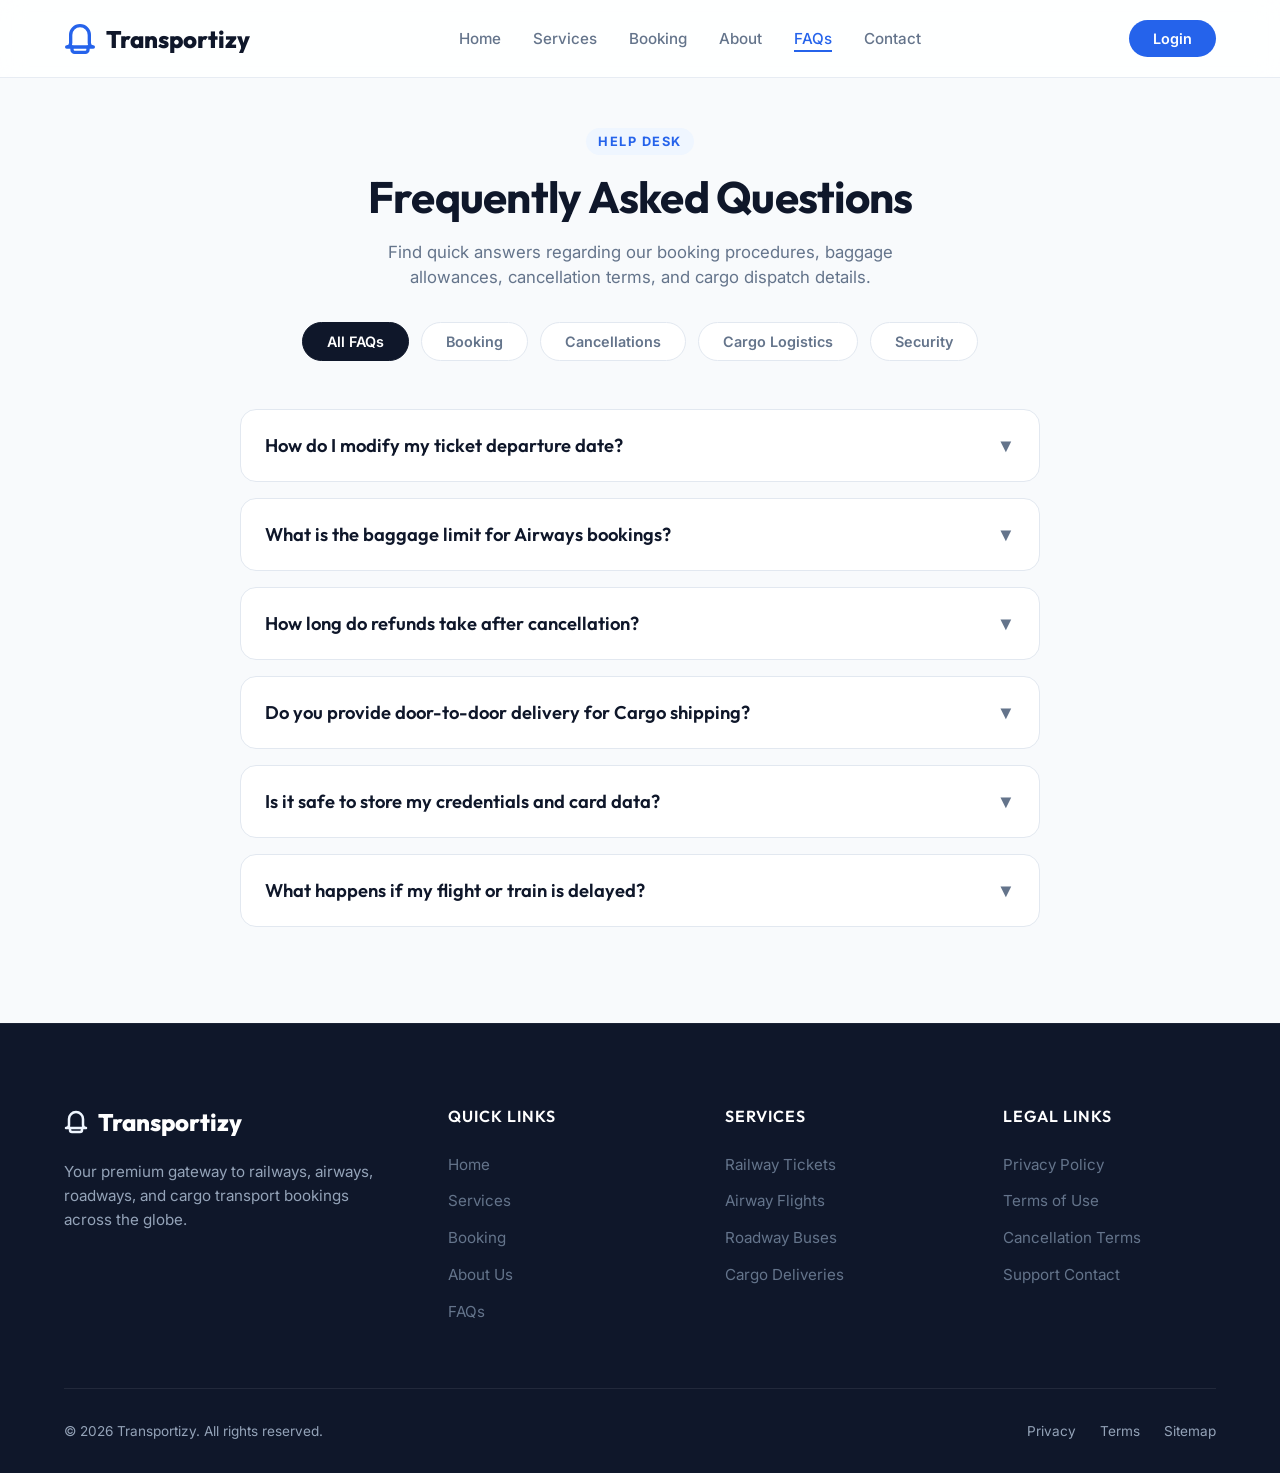
<file: faqs.html>
<!DOCTYPE html>
<html lang="en">
<head>
    <meta charset="UTF-8">
    <meta name="viewport" content="width=device-width, initial-scale=1.0">
    <title>FAQs - Transportizy</title>
    <link rel="stylesheet" href="styles.css">
</head>
<body>
    <!-- Shared Navigation -->
    <nav class="navbar" id="navbar">
        <div class="container nav-container">
            <a href="index.html" class="logo">
                <span class="logo-icon">
                    <svg width="32" height="32" viewBox="0 0 24 24" fill="none" stroke="currentColor" stroke-width="2.5" stroke-linecap="round" stroke-linejoin="round">
                        <path d="M22 18H2a3 3 0 0 0 3-3V9a7 7 0 0 1 14 0v6a3 3 0 0 0 3 3z"></path>
                        <path d="M6 18v2a2 2 0 0 0 2 2h8a2 2 0 0 0 2-2v-2"></path>
                    </svg>
                </span>
                <span>Transportizy</span>
            </a>
            <ul class="nav-menu" id="navMenu">
                <li><a href="index.html" class="nav-link">Home</a></li>
                <li><a href="services.html" class="nav-link">Services</a></li>
                <li><a href="booking.html" class="nav-link">Booking</a></li>
                <li><a href="about.html" class="nav-link">About</a></li>
                <li><a href="faqs.html" class="nav-link active">FAQs</a></li>
                <li><a href="contact.html" class="nav-link">Contact</a></li>
            </ul>
            <div class="nav-actions">
                <button class="login-btn" id="loginBtn">Login</button>
                <div class="user-profile" id="userProfile" style="display: none;">
                    <div class="user-avatar" id="userAvatar">
                        <svg width="18" height="18" viewBox="0 0 24 24" fill="none" stroke="currentColor" stroke-width="2.5" stroke-linecap="round" stroke-linejoin="round">
                            <path d="M20 21v-2a4 4 0 0 0-4-4H8a4 4 0 0 0-4 4v2"></path>
                            <circle cx="12" cy="7" r="4"></circle>
                        </svg>
                    </div>
                    <span class="user-name" id="userName" style="display: none;">User</span>
                    <div class="user-dropdown" id="userDropdown">
                        <a href="booking.html" class="dropdown-item">My Bookings</a>
                        <a href="#" class="dropdown-item">Profile Settings</a>
                        <a href="#" class="dropdown-item logout" id="logoutBtn">Log Out</a>
                    </div>
                </div>
                <button class="hamburger" id="hamburger" aria-label="Toggle Menu">
                    <span></span>
                    <span></span>
                    <span></span>
                </button>
            </div>
        </div>
    </nav>

    <!-- Shared Login/Signup Modal -->
    <div class="modal" id="loginModal">
        <div class="modal-content">
            <span class="close" id="modalClose">&times;</span>
            <div class="auth-container">
                <div class="auth-tabs">
                    <button class="auth-tab active" data-tab="login">Login</button>
                    <button class="auth-tab" data-tab="signup">Sign Up</button>
                </div>
                
                <!-- Login Form -->
                <form class="auth-form active" id="loginForm">
                    <h2>Welcome Back</h2>
                    <p class="form-subtitle">Access your bookings and travel preferences</p>
                    <div class="form-group">
                        <label for="loginEmail">Email Address</label>
                        <div class="input-wrapper">
                            <span class="input-icon">📧</span>
                            <input type="email" id="loginEmail" placeholder="name@example.com" required autocomplete="email">
                        </div>
                    </div>
                    <div class="form-group">
                        <label for="loginPassword">Password</label>
                        <div class="input-wrapper">
                            <span class="input-icon">🔒</span>
                            <input type="password" id="loginPassword" placeholder="••••••••" required autocomplete="current-password">
                        </div>
                    </div>
                    <div class="form-options">
                        <label class="checkbox-label">
                            <input type="checkbox">
                            <span>Remember me</span>
                        </label>
                        <a href="#" class="forgot-link">Forgot Password?</a>
                    </div>
                    <button type="submit" class="submit-btn">Sign In</button>
                </form>

                <!-- Signup Form -->
                <form class="auth-form" id="signupForm">
                    <h2>Create Account</h2>
                    <p class="form-subtitle">Join us for seamless travel booking</p>
                    <div class="form-group">
                        <label for="signupName">Full Name</label>
                        <div class="input-wrapper">
                            <span class="input-icon">👤</span>
                            <input type="text" id="signupName" placeholder="John Doe" required autocomplete="name">
                        </div>
                    </div>
                    <div class="form-group">
                        <label for="signupEmail">Email Address</label>
                        <div class="input-wrapper">
                            <span class="input-icon">📧</span>
                            <input type="email" id="signupEmail" placeholder="name@example.com" required autocomplete="email">
                        </div>
                    </div>
                    <div class="form-group">
                        <label for="signupPhone">Phone Number</label>
                        <div class="input-wrapper">
                            <span class="input-icon">📞</span>
                            <input type="tel" id="signupPhone" placeholder="+91 98765 43210" required autocomplete="tel">
                        </div>
                    </div>
                    <div class="form-group">
                        <label for="signupPassword">Password</label>
                        <div class="input-wrapper">
                            <span class="input-icon">🔒</span>
                            <input type="password" id="signupPassword" placeholder="Minimum 6 characters" required autocomplete="new-password">
                        </div>
                    </div>
                    <div class="form-group">
                        <label for="signupConfirmPassword">Confirm Password</label>
                        <div class="input-wrapper">
                            <span class="input-icon">🔒</span>
                            <input type="password" id="signupConfirmPassword" placeholder="Confirm your password" required autocomplete="new-password">
                        </div>
                    </div>
                    <button type="submit" class="submit-btn">Create Account</button>
                </form>
            </div>
        </div>
    </div>

    <!-- Main Content -->
    <main>
        <section class="faqs-container-narrow">
            <div class="section-header-center">
                <span class="section-label">Help Desk</span>
                <h1 class="section-title">Frequently Asked Questions</h1>
                <p class="section-desc center" style="margin-bottom: 2rem;">Find quick answers regarding our booking procedures, baggage allowances, cancellation terms, and cargo dispatch details.</p>
            </div>

            <!-- Categories -->
            <div class="faq-categories">
                <button class="faq-category-btn active" data-filter="all">All FAQs</button>
                <button class="faq-category-btn" data-filter="booking">Booking</button>
                <button class="faq-category-btn" data-filter="cancellations">Cancellations</button>
                <button class="faq-category-btn" data-filter="logistics">Cargo Logistics</button>
                <button class="faq-category-btn" data-filter="security">Security</button>
            </div>

            <!-- Accordion FAQ List -->
            <div class="faq-list">
                <!-- FAQ 1 -->
                <div class="faq-item" data-category="booking">
                    <button class="faq-question-btn">
                        <span>How do I modify my ticket departure date?</span>
                        <span class="faq-chevron">▼</span>
                    </button>
                    <div class="faq-answer">
                        <div class="faq-answer-inner">
                            To reschedule your travel date, log in to your account, head to "My Bookings" in your profile menu, select the active ticket, and click "Reschedule". Rescheduling can be done up to 24 hours prior to departure, subject to a minor rescheduling fee and carrier availability.
                        </div>
                    </div>
                </div>

                <!-- FAQ 2 -->
                <div class="faq-item" data-category="booking">
                    <button class="faq-question-btn">
                        <span>What is the baggage limit for Airways bookings?</span>
                        <span class="faq-chevron">▼</span>
                    </button>
                    <div class="faq-answer">
                        <div class="faq-answer-inner">
                            Standard baggage allowances vary by flight class. Economy tickets allow 1 cabin bag (up to 7kg) and 1 check-in bag (up to 20kg). Business and First Class bookings allow up to 2 check-in bags (32kg maximum combined). Extra weight allowances can be purchased during checkout on our booking page.
                        </div>
                    </div>
                </div>

                <!-- FAQ 3 -->
                <div class="faq-item" data-category="cancellations">
                    <button class="faq-question-btn">
                        <span>How long do refunds take after cancellation?</span>
                        <span class="faq-chevron">▼</span>
                    </button>
                    <div class="faq-answer">
                        <div class="faq-answer-inner">
                            Once your cancellation request is processed, refunds are immediately dispatched. Depending on your financial institution, the refund will reflect in your bank account or card statement within 5 to 7 business days. A cancellation fee may be deducted depending on how close to departure you cancelled.
                        </div>
                    </div>
                </div>

                <!-- FAQ 4 -->
                <div class="faq-item" data-category="logistics">
                    <button class="faq-question-btn">
                        <span>Do you provide door-to-door delivery for Cargo shipping?</span>
                        <span class="faq-chevron">▼</span>
                    </button>
                    <div class="faq-answer">
                        <div class="faq-answer-inner">
                            Yes, door-to-door pickup and delivery are fully supported for all standard cargo and document packages. When filling out the cargo booking form, simply choose the "Express Courier Door-to-Door" dispatch option, and our logistics agent will arrive at your address for package pickup.
                        </div>
                    </div>
                </div>

                <!-- FAQ 5 -->
                <div class="faq-item" data-category="security">
                    <button class="faq-question-btn">
                        <span>Is it safe to store my credentials and card data?</span>
                        <span class="faq-chevron">▼</span>
                    </button>
                    <div class="faq-answer">
                        <div class="faq-answer-inner">
                            Absolutely. Transportizy utilizes AES-256 standard encryption algorithms to secure all data transmissions. User credentials are encrypted at storage level, and credit/debit card transactions are processed directly by global PCI-DSS certified payment gateways without ever touch-logging on our database.
                        </div>
                    </div>
                </div>

                <!-- FAQ 6 -->
                <div class="faq-item" data-category="booking">
                    <button class="faq-question-btn">
                        <span>What happens if my flight or train is delayed?</span>
                        <span class="faq-chevron">▼</span>
                    </button>
                    <div class="faq-answer">
                        <div class="faq-answer-inner">
                            In case of delay or transit schedule changes, Transportizy will dispatch automated alerts via registered SMS and email immediately. For delays exceeding 3 hours, customers are eligible for free alternative arrangements or a full refund, depending on the operator's service level agreement.
                        </div>
                    </div>
                </div>
            </div>
        </section>
    </main>

    <!-- Shared Alert Banner -->
    <div class="alert-banner" id="alertBanner">
        <span class="alert-icon" id="alertIcon">✓</span>
        <span class="alert-message" id="alertMessage">Success notification!</span>
    </div>

    <!-- Shared Footer -->
    <footer class="footer">
        <div class="container">
            <div class="footer-top">
                <div class="footer-brand">
                    <a href="index.html" class="logo">
                        <span class="logo-icon">
                            <svg width="24" height="24" viewBox="0 0 24 24" fill="none" stroke="currentColor" stroke-width="2.5" stroke-linecap="round" stroke-linejoin="round">
                                <path d="M22 18H2a3 3 0 0 0 3-3V9a7 7 0 0 1 14 0v6a3 3 0 0 0 3 3z"></path>
                                <path d="M6 18v2a2 2 0 0 0 2 2h8a2 2 0 0 0 2-2v-2"></path>
                            </svg>
                        </span>
                        <span>Transportizy</span>
                    </a>
                    <p>Your premium gateway to railways, airways, roadways, and cargo transport bookings across the globe.</p>
                </div>
                <div class="footer-col">
                    <h4>Quick Links</h4>
                    <ul>
                        <li><a href="index.html">Home</a></li>
                        <li><a href="services.html">Services</a></li>
                        <li><a href="booking.html">Booking</a></li>
                        <li><a href="about.html">About Us</a></li>
                        <li><a href="faqs.html">FAQs</a></li>
                    </ul>
                </div>
                <div class="footer-col">
                    <h4>Services</h4>
                    <ul>
                        <li><a href="booking.html?type=railway">Railway Tickets</a></li>
                        <li><a href="booking.html?type=airways">Airway Flights</a></li>
                        <li><a href="booking.html?type=roadways">Roadway Buses</a></li>
                        <li><a href="booking.html?type=cargo">Cargo Deliveries</a></li>
                    </ul>
                </div>
                <div class="footer-col">
                    <h4>Legal Links</h4>
                    <ul>
                        <li><a href="privacy.html">Privacy Policy</a></li>
                        <li><a href="terms.html">Terms of Use</a></li>
                        <li><a href="cancellation.html">Cancellation Terms</a></li>
                        <li><a href="contact.html">Support Contact</a></li>
                    </ul>
                </div>
            </div>
            <div class="footer-bottom">
                <p>&copy; 2026 Transportizy. All rights reserved.</p>
                <div class="footer-legal-links">
                    <a href="privacy.html">Privacy</a>
                    <a href="terms.html">Terms</a>
                    <a href="sitemap.html">Sitemap</a>
                </div>
            </div>
        </div>
    </footer>

    <script src="script.js"></script>
</body>
</html>
</file>
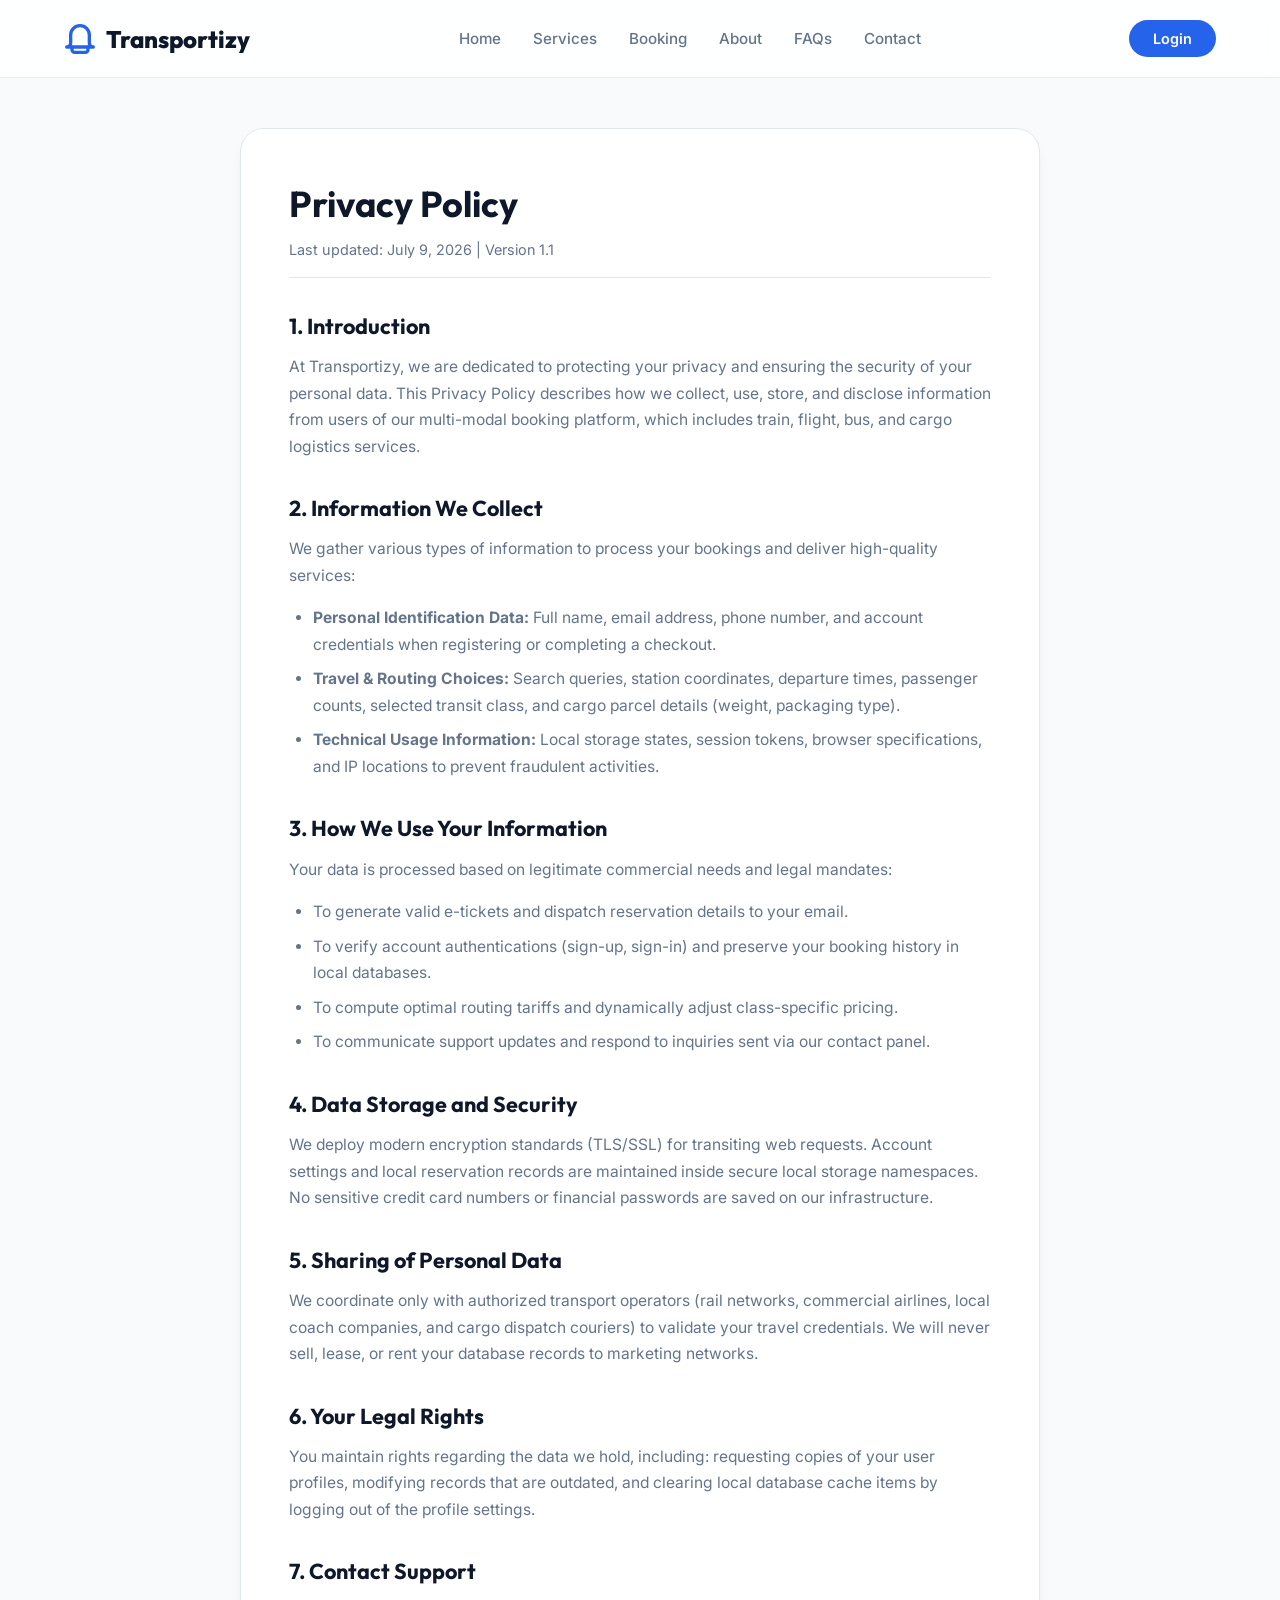
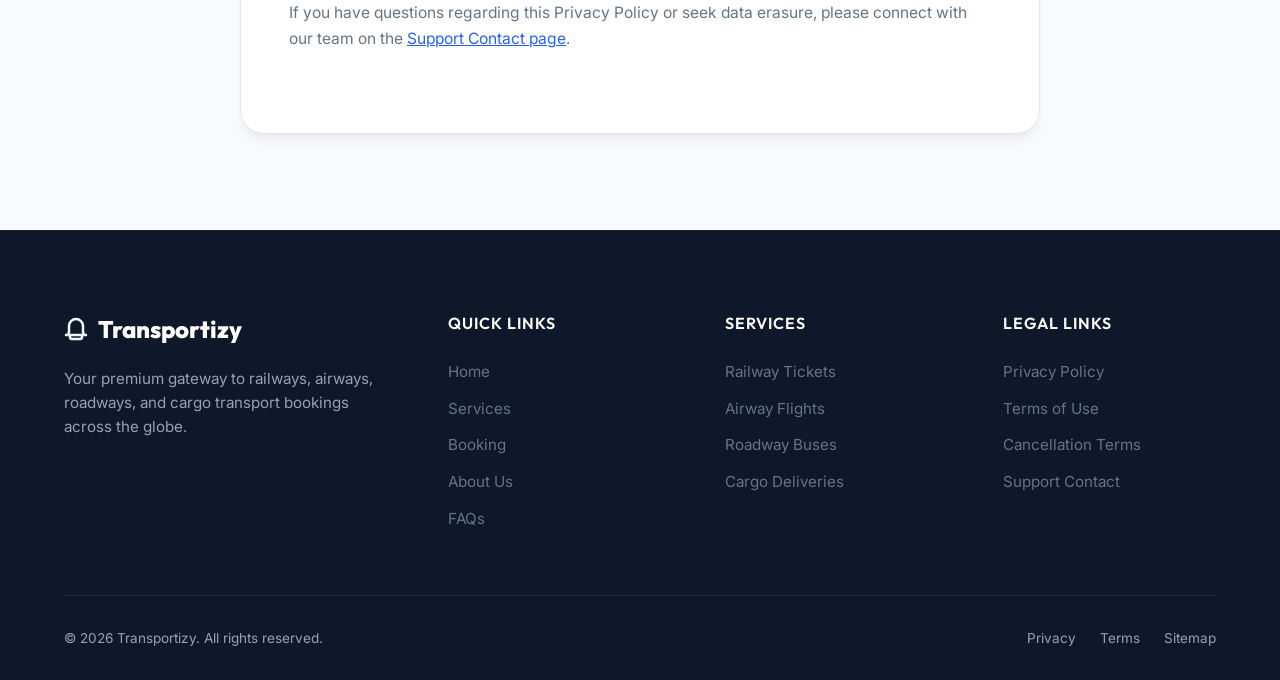
<file: privacy.html>
<!DOCTYPE html>
<html lang="en">
<head>
    <meta charset="UTF-8">
    <meta name="viewport" content="width=device-width, initial-scale=1.0">
    <title>Privacy Policy - Transportizy</title>
    <link rel="stylesheet" href="styles.css">
    <style>
        .legal-content-container {
            padding: 8rem 0 6rem;
            background-color: var(--light);
            min-height: calc(100vh - 350px);
        }
        .legal-card {
            background: var(--white);
            padding: 3rem;
            border-radius: var(--radius-xl);
            border: 1px solid var(--border);
            box-shadow: var(--shadow-lg);
            max-width: 800px;
            margin: 0 auto;
        }
        .legal-card h1 {
            font-size: 2.25rem;
            margin-bottom: 0.5rem;
            color: var(--dark);
        }
        .legal-meta {
            color: var(--text-light);
            font-size: 0.9rem;
            margin-bottom: 2rem;
            border-bottom: 1px solid var(--border);
            padding-bottom: 1rem;
        }
        .legal-section {
            margin-bottom: 2rem;
        }
        .legal-section h2 {
            font-size: 1.35rem;
            margin-bottom: 0.75rem;
            color: var(--dark);
        }
        .legal-section p, .legal-section ul {
            color: var(--text-light);
            font-size: 0.975rem;
            line-height: 1.7;
            margin-bottom: 1rem;
        }
        .legal-section ul {
            padding-left: 1.5rem;
        }
        .legal-section li {
            margin-bottom: 0.5rem;
        }
    </style>
</head>
<body>
    <!-- Shared Navigation -->
    <nav class="navbar" id="navbar">
        <div class="container nav-container">
            <a href="index.html" class="logo">
                <span class="logo-icon">
                    <svg width="32" height="32" viewBox="0 0 24 24" fill="none" stroke="currentColor" stroke-width="2.5" stroke-linecap="round" stroke-linejoin="round">
                        <path d="M22 18H2a3 3 0 0 0 3-3V9a7 7 0 0 1 14 0v6a3 3 0 0 0 3 3z"></path>
                        <path d="M6 18v2a2 2 0 0 0 2 2h8a2 2 0 0 0 2-2v-2"></path>
                    </svg>
                </span>
                <span>Transportizy</span>
            </a>
            <ul class="nav-menu" id="navMenu">
                <li><a href="index.html" class="nav-link">Home</a></li>
                <li><a href="services.html" class="nav-link">Services</a></li>
                <li><a href="booking.html" class="nav-link">Booking</a></li>
                <li><a href="about.html" class="nav-link">About</a></li>
                <li><a href="faqs.html" class="nav-link">FAQs</a></li>
                <li><a href="contact.html" class="nav-link">Contact</a></li>
            </ul>
            <div class="nav-actions">
                <button class="login-btn" id="loginBtn">Login</button>
                <div class="user-profile" id="userProfile" style="display: none;">
                    <div class="user-avatar" id="userAvatar">
                        <svg width="18" height="18" viewBox="0 0 24 24" fill="none" stroke="currentColor" stroke-width="2.5" stroke-linecap="round" stroke-linejoin="round">
                            <path d="M20 21v-2a4 4 0 0 0-4-4H8a4 4 0 0 0-4 4v2"></path>
                            <circle cx="12" cy="7" r="4"></circle>
                        </svg>
                    </div>
                    <span class="user-name" id="userName" style="display: none;">User</span>
                    <div class="user-dropdown" id="userDropdown">
                        <a href="booking.html" class="dropdown-item">My Bookings</a>
                        <a href="#" class="dropdown-item">Profile Settings</a>
                        <a href="#" class="dropdown-item logout" id="logoutBtn">Log Out</a>
                    </div>
                </div>
                <button class="hamburger" id="hamburger" aria-label="Toggle Menu">
                    <span></span>
                    <span></span>
                    <span></span>
                </button>
            </div>
        </div>
    </nav>

    <!-- Shared Login/Signup Modal -->
    <div class="modal" id="loginModal">
        <div class="modal-content">
            <span class="close" id="modalClose">&times;</span>
            <div class="auth-container">
                <div class="auth-tabs">
                    <button class="auth-tab active" data-tab="login">Login</button>
                    <button class="auth-tab" data-tab="signup">Sign Up</button>
                </div>
                
                <!-- Login Form -->
                <form class="auth-form active" id="loginForm">
                    <h2>Welcome Back</h2>
                    <p class="form-subtitle">Access your bookings and travel preferences</p>
                    <div class="form-group">
                        <label for="loginEmail">Email Address</label>
                        <div class="input-wrapper">
                            <span class="input-icon">📧</span>
                            <input type="email" id="loginEmail" placeholder="name@example.com" required autocomplete="email">
                        </div>
                    </div>
                    <div class="form-group">
                        <label for="loginPassword">Password</label>
                        <div class="input-wrapper">
                            <span class="input-icon">🔒</span>
                            <input type="password" id="loginPassword" placeholder="••••••••" required autocomplete="current-password">
                        </div>
                    </div>
                    <div class="form-options">
                        <label class="checkbox-label">
                            <input type="checkbox">
                            <span>Remember me</span>
                        </label>
                        <a href="#" class="forgot-link">Forgot Password?</a>
                    </div>
                    <button type="submit" class="submit-btn">Sign In</button>
                </form>

                <!-- Signup Form -->
                <form class="auth-form" id="signupForm">
                    <h2>Create Account</h2>
                    <p class="form-subtitle">Join us for seamless travel booking</p>
                    <div class="form-group">
                        <label for="signupName">Full Name</label>
                        <div class="input-wrapper">
                            <span class="input-icon">👤</span>
                            <input type="text" id="signupName" placeholder="John Doe" required autocomplete="name">
                        </div>
                    </div>
                    <div class="form-group">
                        <label for="signupEmail">Email Address</label>
                        <div class="input-wrapper">
                            <span class="input-icon">📧</span>
                            <input type="email" id="signupEmail" placeholder="name@example.com" required autocomplete="email">
                        </div>
                    </div>
                    <div class="form-group">
                        <label for="signupPhone">Phone Number</label>
                        <div class="input-wrapper">
                            <span class="input-icon">📞</span>
                            <input type="tel" id="signupPhone" placeholder="+91 98765 43210" required autocomplete="tel">
                        </div>
                    </div>
                    <div class="form-group">
                        <label for="signupPassword">Password</label>
                        <div class="input-wrapper">
                            <span class="input-icon">🔒</span>
                            <input type="password" id="signupPassword" placeholder="Minimum 6 characters" required autocomplete="new-password">
                        </div>
                    </div>
                    <div class="form-group">
                        <label for="signupConfirmPassword">Confirm Password</label>
                        <div class="input-wrapper">
                            <span class="input-icon">🔒</span>
                            <input type="password" id="signupConfirmPassword" placeholder="Confirm your password" required autocomplete="new-password">
                        </div>
                    </div>
                    <button type="submit" class="submit-btn">Create Account</button>
                </form>
            </div>
        </div>
    </div>

    <!-- Main Content -->
    <main class="legal-content-container">
        <div class="container">
            <div class="legal-card">
                <h1>Privacy Policy</h1>
                <div class="legal-meta">Last updated: July 9, 2026 | Version 1.1</div>
                
                <div class="legal-section">
                    <h2>1. Introduction</h2>
                    <p>At Transportizy, we are dedicated to protecting your privacy and ensuring the security of your personal data. This Privacy Policy describes how we collect, use, store, and disclose information from users of our multi-modal booking platform, which includes train, flight, bus, and cargo logistics services.</p>
                </div>

                <div class="legal-section">
                    <h2>2. Information We Collect</h2>
                    <p>We gather various types of information to process your bookings and deliver high-quality services:</p>
                    <ul>
                        <li><strong>Personal Identification Data:</strong> Full name, email address, phone number, and account credentials when registering or completing a checkout.</li>
                        <li><strong>Travel & Routing Choices:</strong> Search queries, station coordinates, departure times, passenger counts, selected transit class, and cargo parcel details (weight, packaging type).</li>
                        <li><strong>Technical Usage Information:</strong> Local storage states, session tokens, browser specifications, and IP locations to prevent fraudulent activities.</li>
                    </ul>
                </div>

                <div class="legal-section">
                    <h2>3. How We Use Your Information</h2>
                    <p>Your data is processed based on legitimate commercial needs and legal mandates:</p>
                    <ul>
                        <li>To generate valid e-tickets and dispatch reservation details to your email.</li>
                        <li>To verify account authentications (sign-up, sign-in) and preserve your booking history in local databases.</li>
                        <li>To compute optimal routing tariffs and dynamically adjust class-specific pricing.</li>
                        <li>To communicate support updates and respond to inquiries sent via our contact panel.</li>
                    </ul>
                </div>

                <div class="legal-section">
                    <h2>4. Data Storage and Security</h2>
                    <p>We deploy modern encryption standards (TLS/SSL) for transiting web requests. Account settings and local reservation records are maintained inside secure local storage namespaces. No sensitive credit card numbers or financial passwords are saved on our infrastructure.</p>
                </div>

                <div class="legal-section">
                    <h2>5. Sharing of Personal Data</h2>
                    <p>We coordinate only with authorized transport operators (rail networks, commercial airlines, local coach companies, and cargo dispatch couriers) to validate your travel credentials. We will never sell, lease, or rent your database records to marketing networks.</p>
                </div>

                <div class="legal-section">
                    <h2>6. Your Legal Rights</h2>
                    <p>You maintain rights regarding the data we hold, including: requesting copies of your user profiles, modifying records that are outdated, and clearing local database cache items by logging out of the profile settings.</p>
                </div>

                <div class="legal-section">
                    <h2>7. Contact Support</h2>
                    <p>If you have questions regarding this Privacy Policy or seek data erasure, please connect with our team on the <a href="contact.html" style="color: var(--primary); text-decoration: underline;">Support Contact page</a>.</p>
                </div>
            </div>
        </div>
    </main>

    <!-- Shared Alert Banner -->
    <div class="alert-banner" id="alertBanner">
        <span class="alert-icon" id="alertIcon">✓</span>
        <span class="alert-message" id="alertMessage">Success notification!</span>
    </div>

    <!-- Shared Footer -->
    <footer class="footer">
        <div class="container">
            <div class="footer-top">
                <div class="footer-brand">
                    <a href="index.html" class="logo">
                        <span class="logo-icon">
                            <svg width="24" height="24" viewBox="0 0 24 24" fill="none" stroke="currentColor" stroke-width="2.5" stroke-linecap="round" stroke-linejoin="round">
                                <path d="M22 18H2a3 3 0 0 0 3-3V9a7 7 0 0 1 14 0v6a3 3 0 0 0 3 3z"></path>
                                <path d="M6 18v2a2 2 0 0 0 2 2h8a2 2 0 0 0 2-2v-2"></path>
                            </svg>
                        </span>
                        <span>Transportizy</span>
                    </a>
                    <p>Your premium gateway to railways, airways, roadways, and cargo transport bookings across the globe.</p>
                </div>
                <div class="footer-col">
                    <h4>Quick Links</h4>
                    <ul>
                        <li><a href="index.html">Home</a></li>
                        <li><a href="services.html">Services</a></li>
                        <li><a href="booking.html">Booking</a></li>
                        <li><a href="about.html">About Us</a></li>
                        <li><a href="faqs.html">FAQs</a></li>
                    </ul>
                </div>
                <div class="footer-col">
                    <h4>Services</h4>
                    <ul>
                        <li><a href="booking.html?type=railway">Railway Tickets</a></li>
                        <li><a href="booking.html?type=airways">Airway Flights</a></li>
                        <li><a href="booking.html?type=roadways">Roadway Buses</a></li>
                        <li><a href="booking.html?type=cargo">Cargo Deliveries</a></li>
                    </ul>
                </div>
                <div class="footer-col">
                    <h4>Legal Links</h4>
                    <ul>
                        <li><a href="privacy.html">Privacy Policy</a></li>
                        <li><a href="terms.html">Terms of Use</a></li>
                        <li><a href="cancellation.html">Cancellation Terms</a></li>
                        <li><a href="contact.html">Support Contact</a></li>
                    </ul>
                </div>
            </div>
            <div class="footer-bottom">
                <p>&copy; 2026 Transportizy. All rights reserved.</p>
                <div class="footer-legal-links">
                    <a href="privacy.html">Privacy</a>
                    <a href="terms.html">Terms</a>
                    <a href="sitemap.html">Sitemap</a>
                </div>
            </div>
        </div>
    </footer>

    <script src="script.js"></script>
</body>
</html>
</file>
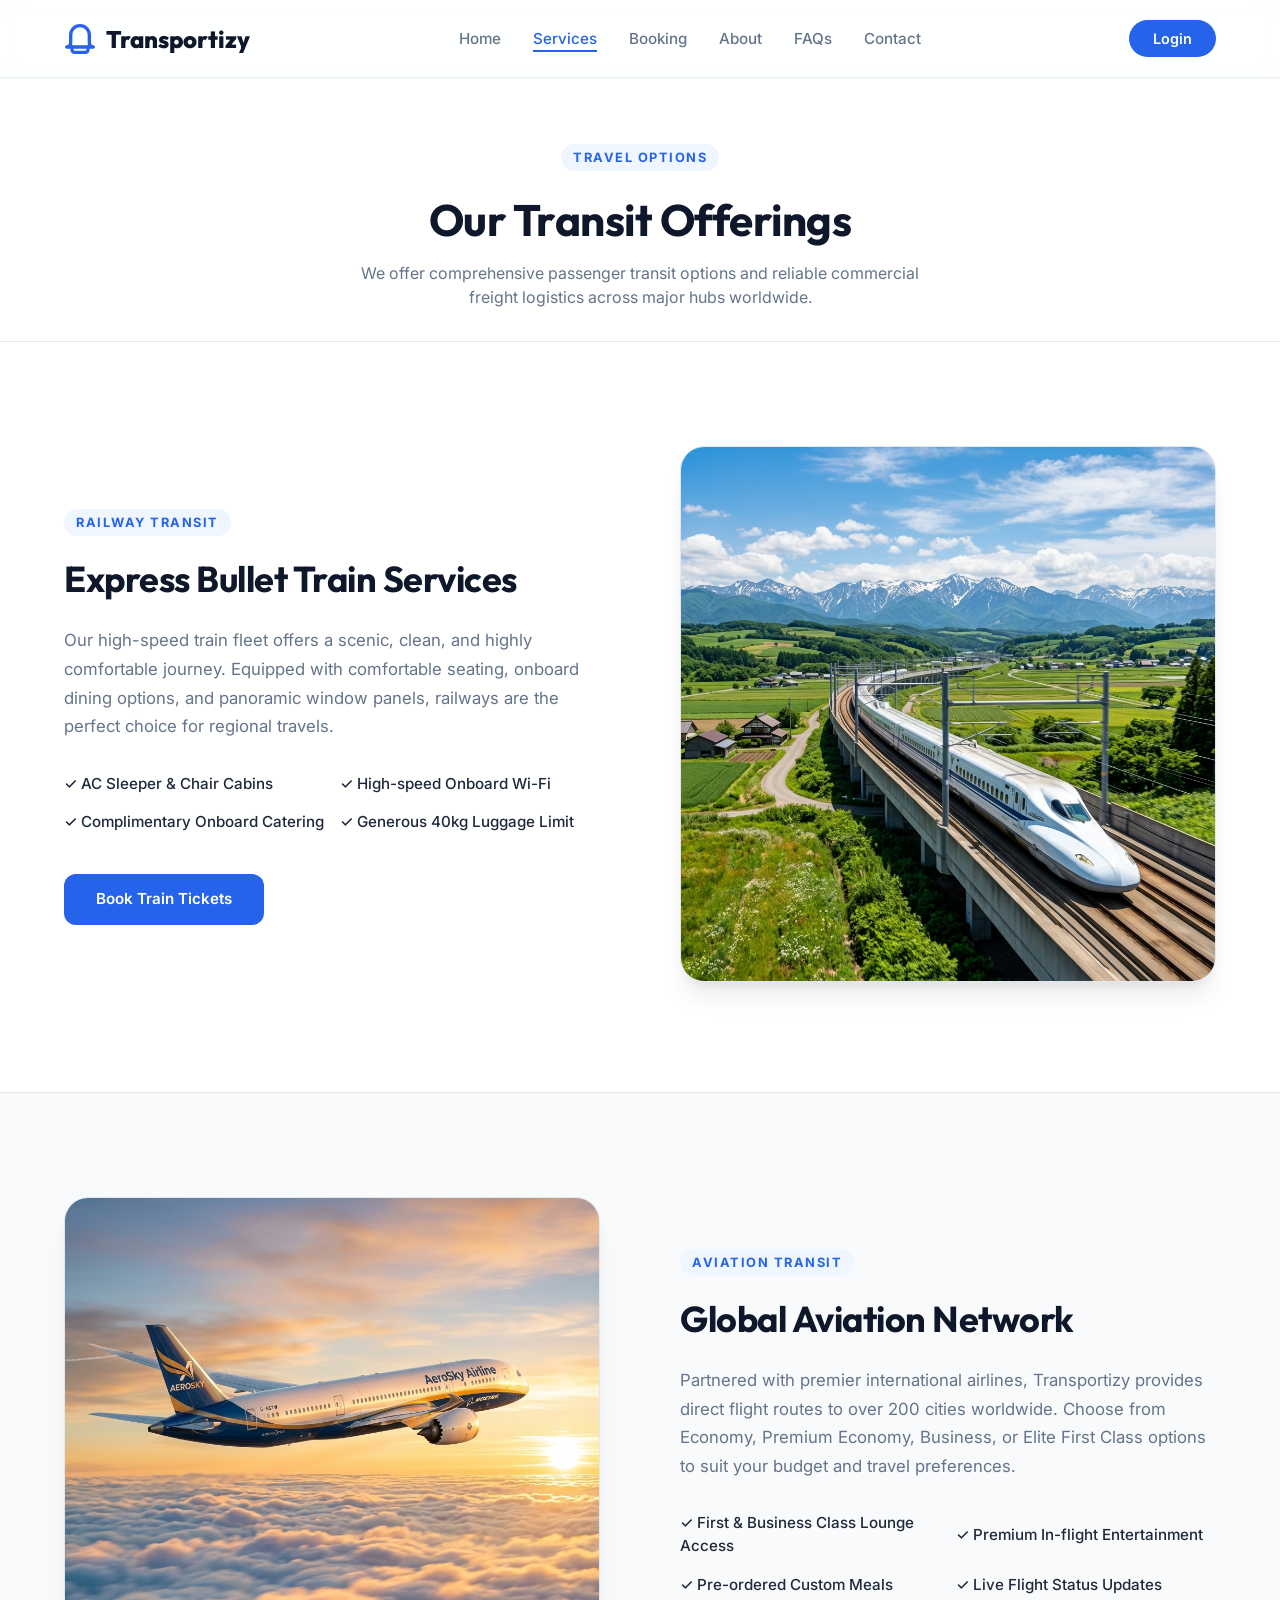
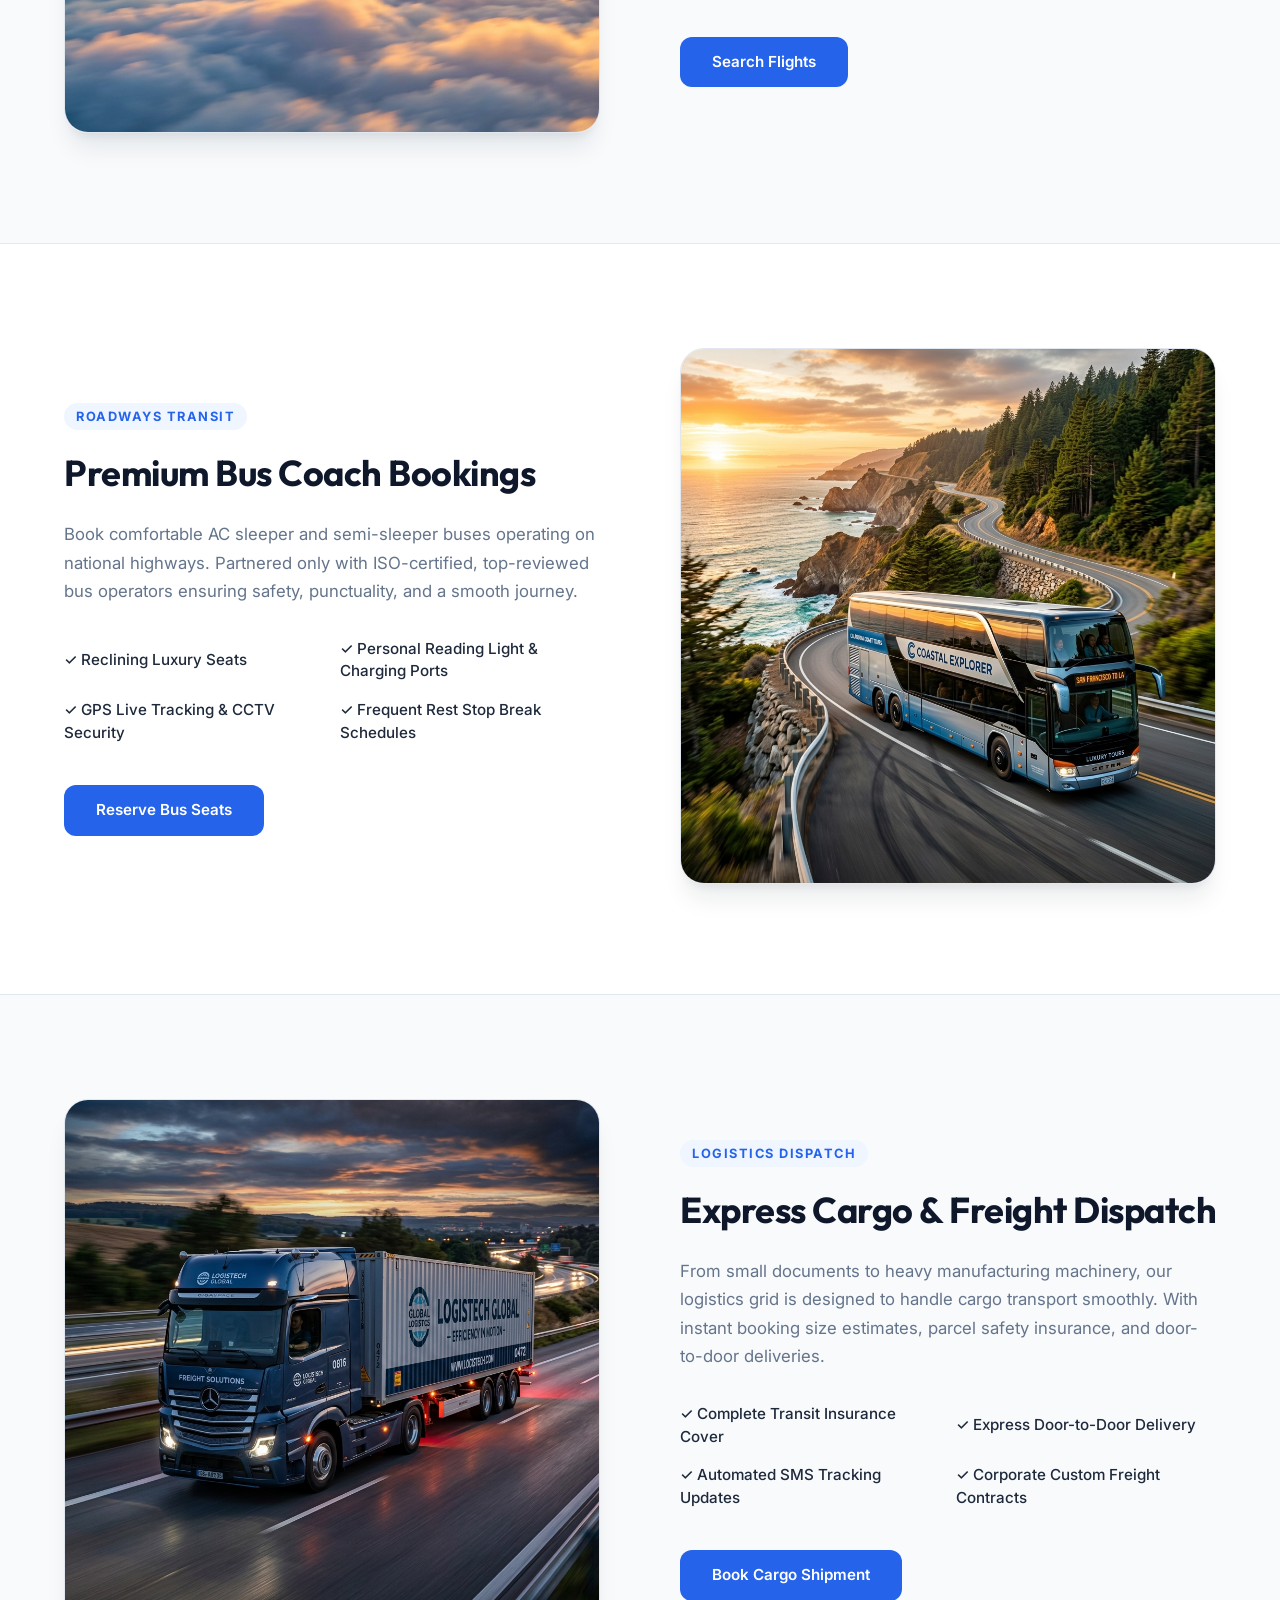
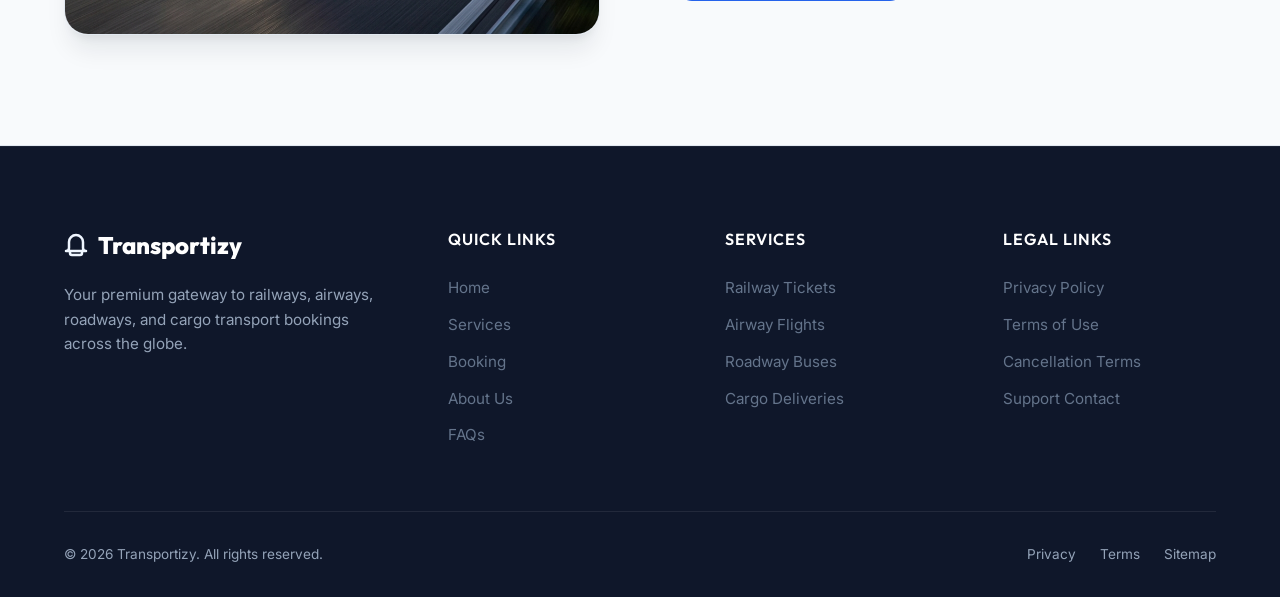
<file: services.html>
<!DOCTYPE html>
<html lang="en">
<head>
    <meta charset="UTF-8">
    <meta name="viewport" content="width=device-width, initial-scale=1.0">
    <title>Our Services - Transportizy</title>
    <link rel="stylesheet" href="styles.css">
</head>
<body>
    <!-- Shared Navigation -->
    <nav class="navbar" id="navbar">
        <div class="container nav-container">
            <a href="index.html" class="logo">
                <span class="logo-icon">
                    <svg width="32" height="32" viewBox="0 0 24 24" fill="none" stroke="currentColor" stroke-width="2.5" stroke-linecap="round" stroke-linejoin="round">
                        <path d="M22 18H2a3 3 0 0 0 3-3V9a7 7 0 0 1 14 0v6a3 3 0 0 0 3 3z"></path>
                        <path d="M6 18v2a2 2 0 0 0 2 2h8a2 2 0 0 0 2-2v-2"></path>
                    </svg>
                </span>
                <span>Transportizy</span>
            </a>
            <ul class="nav-menu" id="navMenu">
                <li><a href="index.html" class="nav-link">Home</a></li>
                <li><a href="services.html" class="nav-link active">Services</a></li>
                <li><a href="booking.html" class="nav-link">Booking</a></li>
                <li><a href="about.html" class="nav-link">About</a></li>
                <li><a href="faqs.html" class="nav-link">FAQs</a></li>
                <li><a href="contact.html" class="nav-link">Contact</a></li>
            </ul>
            <div class="nav-actions">
                <button class="login-btn" id="loginBtn">Login</button>
                <div class="user-profile" id="userProfile" style="display: none;">
                    <div class="user-avatar" id="userAvatar">
                        <svg width="18" height="18" viewBox="0 0 24 24" fill="none" stroke="currentColor" stroke-width="2.5" stroke-linecap="round" stroke-linejoin="round">
                            <path d="M20 21v-2a4 4 0 0 0-4-4H8a4 4 0 0 0-4 4v2"></path>
                            <circle cx="12" cy="7" r="4"></circle>
                        </svg>
                    </div>
                    <span class="user-name" id="userName" style="display: none;">User</span>
                    <div class="user-dropdown" id="userDropdown">
                        <a href="booking.html" class="dropdown-item">My Bookings</a>
                        <a href="#" class="dropdown-item">Profile Settings</a>
                        <a href="#" class="dropdown-item logout" id="logoutBtn">Log Out</a>
                    </div>
                </div>
                <button class="hamburger" id="hamburger" aria-label="Toggle Menu">
                    <span></span>
                    <span></span>
                    <span></span>
                </button>
            </div>
        </div>
    </nav>

    <!-- Shared Login/Signup Modal -->
    <div class="modal" id="loginModal">
        <div class="modal-content">
            <span class="close" id="modalClose">&times;</span>
            <div class="auth-container">
                <div class="auth-tabs">
                    <button class="auth-tab active" data-tab="login">Login</button>
                    <button class="auth-tab" data-tab="signup">Sign Up</button>
                </div>
                
                <!-- Login Form -->
                <form class="auth-form active" id="loginForm">
                    <h2>Welcome Back</h2>
                    <p class="form-subtitle">Access your bookings and travel preferences</p>
                    <div class="form-group">
                        <label for="loginEmail">Email Address</label>
                        <div class="input-wrapper">
                            <span class="input-icon">📧</span>
                            <input type="email" id="loginEmail" placeholder="name@example.com" required autocomplete="email">
                        </div>
                    </div>
                    <div class="form-group">
                        <label for="loginPassword">Password</label>
                        <div class="input-wrapper">
                            <span class="input-icon">🔒</span>
                            <input type="password" id="loginPassword" placeholder="••••••••" required autocomplete="current-password">
                        </div>
                    </div>
                    <div class="form-options">
                        <label class="checkbox-label">
                            <input type="checkbox">
                            <span>Remember me</span>
                        </label>
                        <a href="#" class="forgot-link">Forgot Password?</a>
                    </div>
                    <button type="submit" class="submit-btn">Sign In</button>
                </form>

                <!-- Signup Form -->
                <form class="auth-form" id="signupForm">
                    <h2>Create Account</h2>
                    <p class="form-subtitle">Join us for seamless travel booking</p>
                    <div class="form-group">
                        <label for="signupName">Full Name</label>
                        <div class="input-wrapper">
                            <span class="input-icon">👤</span>
                            <input type="text" id="signupName" placeholder="John Doe" required autocomplete="name">
                        </div>
                    </div>
                    <div class="form-group">
                        <label for="signupEmail">Email Address</label>
                        <div class="input-wrapper">
                            <span class="input-icon">📧</span>
                            <input type="email" id="signupEmail" placeholder="name@example.com" required autocomplete="email">
                        </div>
                    </div>
                    <div class="form-group">
                        <label for="signupPhone">Phone Number</label>
                        <div class="input-wrapper">
                            <span class="input-icon">📞</span>
                            <input type="tel" id="signupPhone" placeholder="+91 98765 43210" required autocomplete="tel">
                        </div>
                    </div>
                    <div class="form-group">
                        <label for="signupPassword">Password</label>
                        <div class="input-wrapper">
                            <span class="input-icon">🔒</span>
                            <input type="password" id="signupPassword" placeholder="Minimum 6 characters" required autocomplete="new-password">
                        </div>
                    </div>
                    <div class="form-group">
                        <label for="signupConfirmPassword">Confirm Password</label>
                        <div class="input-wrapper">
                            <span class="input-icon">🔒</span>
                            <input type="password" id="signupConfirmPassword" placeholder="Confirm your password" required autocomplete="new-password">
                        </div>
                    </div>
                    <button type="submit" class="submit-btn">Create Account</button>
                </form>
            </div>
        </div>
    </div>

    <!-- Main Content -->
    <main>
        <!-- Page Header -->
        <section style="padding: 4rem 0 2rem; background: var(--white); border-bottom: 1px solid var(--border);">
            <div class="container" style="text-align: center;">
                <span class="section-label">Travel Options</span>
                <h1 style="font-size: 2.75rem; margin-bottom: 0.5rem; letter-spacing: -0.5px;">Our Transit Offerings</h1>
                <p style="color: var(--text-light); max-width: 600px; margin: 0 auto;">We offer comprehensive passenger transit options and reliable commercial freight logistics across major hubs worldwide.</p>
            </div>
        </section>

        <!-- Detailed Services sections -->
        <!-- Railway Details -->
        <section class="service-section-detail">
            <div class="container service-detail-grid">
                <div class="service-detail-content">
                    <span class="section-label">Railway Transit</span>
                    <h2 class="service-detail-title">Express Bullet Train Services</h2>
                    <p class="service-detail-desc">Our high-speed train fleet offers a scenic, clean, and highly comfortable journey. Equipped with comfortable seating, onboard dining options, and panoramic window panels, railways are the perfect choice for regional travels.</p>
                    <ul class="amenities-list">
                        <li class="amenity-item">✓ AC Sleeper & Chair Cabins</li>
                        <li class="amenity-item">✓ High-speed Onboard Wi-Fi</li>
                        <li class="amenity-item">✓ Complimentary Onboard Catering</li>
                        <li class="amenity-item">✓ Generous 40kg Luggage Limit</li>
                    </ul>
                    <a href="booking.html?type=railway" class="btn btn-primary">Book Train Tickets</a>
                </div>
                <div class="service-detail-visual">
                    <img src="assets/images/railway.png" alt="High speed bullet train passing fields">
                </div>
            </div>
        </section>

        <!-- Airways Details -->
        <section class="service-section-detail">
            <div class="container service-detail-grid reverse">
                <div class="service-detail-content">
                    <span class="section-label">Aviation Transit</span>
                    <h2 class="service-detail-title">Global Aviation Network</h2>
                    <p class="service-detail-desc">Partnered with premier international airlines, Transportizy provides direct flight routes to over 200 cities worldwide. Choose from Economy, Premium Economy, Business, or Elite First Class options to suit your budget and travel preferences.</p>
                    <ul class="amenities-list">
                        <li class="amenity-item">✓ First & Business Class Lounge Access</li>
                        <li class="amenity-item">✓ Premium In-flight Entertainment</li>
                        <li class="amenity-item">✓ Pre-ordered Custom Meals</li>
                        <li class="amenity-item">✓ Live Flight Status Updates</li>
                    </ul>
                    <a href="booking.html?type=airways" class="btn btn-primary">Search Flights</a>
                </div>
                <div class="service-detail-visual">
                    <img src="assets/images/airways.png" alt="Commercial airplane flying above clouds during sunset">
                </div>
            </div>
        </section>

        <!-- Roadways Details -->
        <section class="service-section-detail">
            <div class="container service-detail-grid">
                <div class="service-detail-content">
                    <span class="section-label">Roadways Transit</span>
                    <h2 class="service-detail-title">Premium Bus Coach Bookings</h2>
                    <p class="service-detail-desc">Book comfortable AC sleeper and semi-sleeper buses operating on national highways. Partnered only with ISO-certified, top-reviewed bus operators ensuring safety, punctuality, and a smooth journey.</p>
                    <ul class="amenities-list">
                        <li class="amenity-item">✓ Reclining Luxury Seats</li>
                        <li class="amenity-item">✓ Personal Reading Light & Charging Ports</li>
                        <li class="amenity-item">✓ GPS Live Tracking & CCTV Security</li>
                        <li class="amenity-item">✓ Frequent Rest Stop Break Schedules</li>
                    </ul>
                    <a href="booking.html?type=roadways" class="btn btn-primary">Reserve Bus Seats</a>
                </div>
                <div class="service-detail-visual">
                    <img src="assets/images/roadways.png" alt="Double-decker bus on highway at sunset">
                </div>
            </div>
        </section>

        <!-- Cargo Details -->
        <section class="service-section-detail">
            <div class="container service-detail-grid reverse">
                <div class="service-detail-content">
                    <span class="section-label">Logistics Dispatch</span>
                    <h2 class="service-detail-title">Express Cargo & Freight Dispatch</h2>
                    <p class="service-detail-desc">From small documents to heavy manufacturing machinery, our logistics grid is designed to handle cargo transport smoothly. With instant booking size estimates, parcel safety insurance, and door-to-door deliveries.</p>
                    <ul class="amenities-list">
                        <li class="amenity-item">✓ Complete Transit Insurance Cover</li>
                        <li class="amenity-item">✓ Express Door-to-Door Delivery</li>
                        <li class="amenity-item">✓ Automated SMS Tracking Updates</li>
                        <li class="amenity-item">✓ Corporate Custom Freight Contracts</li>
                    </ul>
                    <a href="booking.html?type=cargo" class="btn btn-primary">Book Cargo Shipment</a>
                </div>
                <div class="service-detail-visual">
                    <img src="assets/images/cargo.png" alt="Logistics freight container truck driving on road">
                </div>
            </div>
        </section>
    </main>

    <!-- Shared Alert Banner -->
    <div class="alert-banner" id="alertBanner">
        <span class="alert-icon" id="alertIcon">✓</span>
        <span class="alert-message" id="alertMessage">Success notification!</span>
    </div>

    <!-- Shared Footer -->
    <footer class="footer">
        <div class="container">
            <div class="footer-top">
                <div class="footer-brand">
                    <a href="index.html" class="logo">
                        <span class="logo-icon">
                            <svg width="24" height="24" viewBox="0 0 24 24" fill="none" stroke="currentColor" stroke-width="2.5" stroke-linecap="round" stroke-linejoin="round">
                                <path d="M22 18H2a3 3 0 0 0 3-3V9a7 7 0 0 1 14 0v6a3 3 0 0 0 3 3z"></path>
                                <path d="M6 18v2a2 2 0 0 0 2 2h8a2 2 0 0 0 2-2v-2"></path>
                            </svg>
                        </span>
                        <span>Transportizy</span>
                    </a>
                    <p>Your premium gateway to railways, airways, roadways, and cargo transport bookings across the globe.</p>
                </div>
                <div class="footer-col">
                    <h4>Quick Links</h4>
                    <ul>
                        <li><a href="index.html">Home</a></li>
                        <li><a href="services.html">Services</a></li>
                        <li><a href="booking.html">Booking</a></li>
                        <li><a href="about.html">About Us</a></li>
                        <li><a href="faqs.html">FAQs</a></li>
                    </ul>
                </div>
                <div class="footer-col">
                    <h4>Services</h4>
                    <ul>
                        <li><a href="booking.html?type=railway">Railway Tickets</a></li>
                        <li><a href="booking.html?type=airways">Airway Flights</a></li>
                        <li><a href="booking.html?type=roadways">Roadway Buses</a></li>
                        <li><a href="booking.html?type=cargo">Cargo Deliveries</a></li>
                    </ul>
                </div>
                <div class="footer-col">
                    <h4>Legal Links</h4>
                    <ul>
                        <li><a href="privacy.html">Privacy Policy</a></li>
                        <li><a href="terms.html">Terms of Use</a></li>
                        <li><a href="cancellation.html">Cancellation Terms</a></li>
                        <li><a href="contact.html">Support Contact</a></li>
                    </ul>
                </div>
            </div>
            <div class="footer-bottom">
                <p>&copy; 2026 Transportizy. All rights reserved.</p>
                <div class="footer-legal-links">
                    <a href="privacy.html">Privacy</a>
                    <a href="terms.html">Terms</a>
                    <a href="sitemap.html">Sitemap</a>
                </div>
            </div>
        </div>
    </footer>

    <script src="script.js"></script>
</body>
</html>
</file>
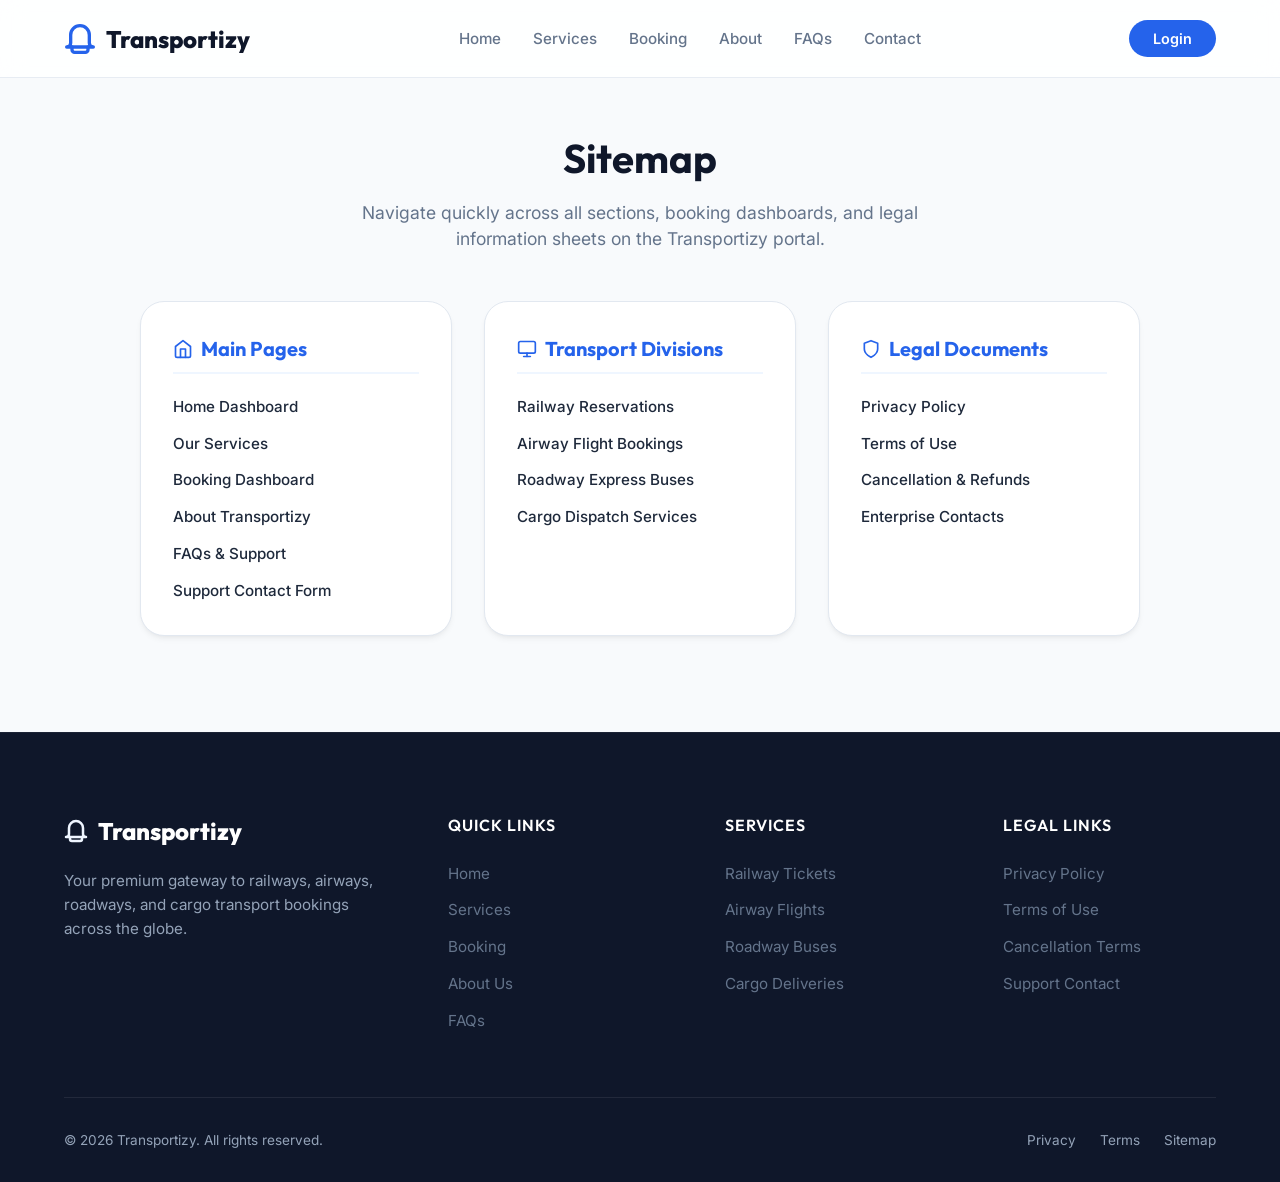
<file: sitemap.html>
<!DOCTYPE html>
<html lang="en">
<head>
    <meta charset="UTF-8">
    <meta name="viewport" content="width=device-width, initial-scale=1.0">
    <title>Sitemap - Transportizy</title>
    <link rel="stylesheet" href="styles.css">
    <style>
        .sitemap-container {
            padding: 8rem 0 6rem;
            background-color: var(--light);
            min-height: calc(100vh - 350px);
        }
        .sitemap-header {
            text-align: center;
            margin-bottom: 3rem;
        }
        .sitemap-header h1 {
            font-size: 2.5rem;
            margin-bottom: 0.75rem;
            color: var(--dark);
        }
        .sitemap-header p {
            color: var(--text-light);
            font-size: 1.1rem;
            max-width: 600px;
            margin: 0 auto;
        }
        .sitemap-grid {
            display: grid;
            grid-template-columns: repeat(3, 1fr);
            gap: 2rem;
            max-width: 1000px;
            margin: 0 auto;
        }
        .sitemap-card {
            background: var(--white);
            border: 1px solid var(--border);
            border-radius: var(--radius-xl);
            padding: 2rem;
            box-shadow: var(--shadow-md);
            transition: var(--transition);
        }
        .sitemap-card:hover {
            transform: translateY(-5px);
            box-shadow: var(--shadow-lg);
            border-color: var(--border-hover);
        }
        .sitemap-card h3 {
            font-size: 1.25rem;
            color: var(--primary);
            margin-bottom: 1.25rem;
            border-bottom: 2px solid var(--primary-light);
            padding-bottom: 0.5rem;
            display: flex;
            align-items: center;
            gap: 8px;
        }
        .sitemap-links {
            list-style: none;
            display: flex;
            flex-direction: column;
            gap: 0.75rem;
        }
        .sitemap-links a {
            color: var(--text-dark);
            font-size: 0.95rem;
            font-weight: 500;
            display: inline-block;
            transition: var(--transition);
        }
        .sitemap-links a:hover {
            color: var(--primary);
            transform: translateX(3px);
        }
        @media (max-width: 768px) {
            .sitemap-grid {
                grid-template-columns: repeat(2, 1fr);
            }
        }
        @media (max-width: 480px) {
            .sitemap-grid {
                grid-template-columns: 1fr;
            }
        }
    </style>
</head>
<body>
    <!-- Shared Navigation -->
    <nav class="navbar" id="navbar">
        <div class="container nav-container">
            <a href="index.html" class="logo">
                <span class="logo-icon">
                    <svg width="32" height="32" viewBox="0 0 24 24" fill="none" stroke="currentColor" stroke-width="2.5" stroke-linecap="round" stroke-linejoin="round">
                        <path d="M22 18H2a3 3 0 0 0 3-3V9a7 7 0 0 1 14 0v6a3 3 0 0 0 3 3z"></path>
                        <path d="M6 18v2a2 2 0 0 0 2 2h8a2 2 0 0 0 2-2v-2"></path>
                    </svg>
                </span>
                <span>Transportizy</span>
            </a>
            <ul class="nav-menu" id="navMenu">
                <li><a href="index.html" class="nav-link">Home</a></li>
                <li><a href="services.html" class="nav-link">Services</a></li>
                <li><a href="booking.html" class="nav-link">Booking</a></li>
                <li><a href="about.html" class="nav-link">About</a></li>
                <li><a href="faqs.html" class="nav-link">FAQs</a></li>
                <li><a href="contact.html" class="nav-link">Contact</a></li>
            </ul>
            <div class="nav-actions">
                <button class="login-btn" id="loginBtn">Login</button>
                <div class="user-profile" id="userProfile" style="display: none;">
                    <div class="user-avatar" id="userAvatar">
                        <svg width="18" height="18" viewBox="0 0 24 24" fill="none" stroke="currentColor" stroke-width="2.5" stroke-linecap="round" stroke-linejoin="round">
                            <path d="M20 21v-2a4 4 0 0 0-4-4H8a4 4 0 0 0-4 4v2"></path>
                            <circle cx="12" cy="7" r="4"></circle>
                        </svg>
                    </div>
                    <span class="user-name" id="userName" style="display: none;">User</span>
                    <div class="user-dropdown" id="userDropdown">
                        <a href="booking.html" class="dropdown-item">My Bookings</a>
                        <a href="#" class="dropdown-item">Profile Settings</a>
                        <a href="#" class="dropdown-item logout" id="logoutBtn">Log Out</a>
                    </div>
                </div>
                <button class="hamburger" id="hamburger" aria-label="Toggle Menu">
                    <span></span>
                    <span></span>
                    <span></span>
                </button>
            </div>
        </div>
    </nav>

    <!-- Shared Login/Signup Modal -->
    <div class="modal" id="loginModal">
        <div class="modal-content">
            <span class="close" id="modalClose">&times;</span>
            <div class="auth-container">
                <div class="auth-tabs">
                    <button class="auth-tab active" data-tab="login">Login</button>
                    <button class="auth-tab" data-tab="signup">Sign Up</button>
                </div>
                
                <!-- Login Form -->
                <form class="auth-form active" id="loginForm">
                    <h2>Welcome Back</h2>
                    <p class="form-subtitle">Access your bookings and travel preferences</p>
                    <div class="form-group">
                        <label for="loginEmail">Email Address</label>
                        <div class="input-wrapper">
                            <span class="input-icon">📧</span>
                            <input type="email" id="loginEmail" placeholder="name@example.com" required autocomplete="email">
                        </div>
                    </div>
                    <div class="form-group">
                        <label for="loginPassword">Password</label>
                        <div class="input-wrapper">
                            <span class="input-icon">🔒</span>
                            <input type="password" id="loginPassword" placeholder="••••••••" required autocomplete="current-password">
                        </div>
                    </div>
                    <div class="form-options">
                        <label class="checkbox-label">
                            <input type="checkbox">
                            <span>Remember me</span>
                        </label>
                        <a href="#" class="forgot-link">Forgot Password?</a>
                    </div>
                    <button type="submit" class="submit-btn">Sign In</button>
                </form>

                <!-- Signup Form -->
                <form class="auth-form" id="signupForm">
                    <h2>Create Account</h2>
                    <p class="form-subtitle">Join us for seamless travel booking</p>
                    <div class="form-group">
                        <label for="signupName">Full Name</label>
                        <div class="input-wrapper">
                            <span class="input-icon">👤</span>
                            <input type="text" id="signupName" placeholder="John Doe" required autocomplete="name">
                        </div>
                    </div>
                    <div class="form-group">
                        <label for="signupEmail">Email Address</label>
                        <div class="input-wrapper">
                            <span class="input-icon">📧</span>
                            <input type="email" id="signupEmail" placeholder="name@example.com" required autocomplete="email">
                        </div>
                    </div>
                    <div class="form-group">
                        <label for="signupPhone">Phone Number</label>
                        <div class="input-wrapper">
                            <span class="input-icon">📞</span>
                            <input type="tel" id="signupPhone" placeholder="+91 98765 43210" required autocomplete="tel">
                        </div>
                    </div>
                    <div class="form-group">
                        <label for="signupPassword">Password</label>
                        <div class="input-wrapper">
                            <span class="input-icon">🔒</span>
                            <input type="password" id="signupPassword" placeholder="Minimum 6 characters" required autocomplete="new-password">
                        </div>
                    </div>
                    <div class="form-group">
                        <label for="signupConfirmPassword">Confirm Password</label>
                        <div class="input-wrapper">
                            <span class="input-icon">🔒</span>
                            <input type="password" id="signupConfirmPassword" placeholder="Confirm your password" required autocomplete="new-password">
                        </div>
                    </div>
                    <button type="submit" class="submit-btn">Create Account</button>
                </form>
            </div>
        </div>
    </div>

    <!-- Main Content -->
    <main class="sitemap-container">
        <div class="container">
            <div class="sitemap-header">
                <h1>Sitemap</h1>
                <p>Navigate quickly across all sections, booking dashboards, and legal information sheets on the Transportizy portal.</p>
            </div>
            
            <div class="sitemap-grid">
                <!-- Card 1: Core Navigation -->
                <div class="sitemap-card">
                    <h3>
                        <svg width="20" height="20" viewBox="0 0 24 24" fill="none" stroke="currentColor" stroke-width="2" stroke-linecap="round" stroke-linejoin="round"><path d="m3 9 9-7 9 7v11a2 2 0 0 1-2 2H5a2 2 0 0 1-2-2z"></path><polyline points="9 22 9 12 15 12 15 22"></polyline></svg>
                        Main Pages
                    </h3>
                    <ul class="sitemap-links">
                        <li><a href="index.html">Home Dashboard</a></li>
                        <li><a href="services.html">Our Services</a></li>
                        <li><a href="booking.html">Booking Dashboard</a></li>
                        <li><a href="about.html">About Transportizy</a></li>
                        <li><a href="faqs.html">FAQs & Support</a></li>
                        <li><a href="contact.html">Support Contact Form</a></li>
                    </ul>
                </div>

                <!-- Card 2: Booking Divisions -->
                <div class="sitemap-card">
                    <h3>
                        <svg width="20" height="20" viewBox="0 0 24 24" fill="none" stroke="currentColor" stroke-width="2" stroke-linecap="round" stroke-linejoin="round"><rect x="2" y="3" width="20" height="14" rx="2" ry="2"></rect><line x1="8" y1="21" x2="16" y2="21"></line><line x1="12" y1="17" x2="12" y2="21"></line></svg>
                        Transport Divisions
                    </h3>
                    <ul class="sitemap-links">
                        <li><a href="booking.html?type=railway">Railway Reservations</a></li>
                        <li><a href="booking.html?type=airways">Airway Flight Bookings</a></li>
                        <li><a href="booking.html?type=roadways">Roadway Express Buses</a></li>
                        <li><a href="booking.html?type=cargo">Cargo Dispatch Services</a></li>
                    </ul>
                </div>

                <!-- Card 3: Legal & Information -->
                <div class="sitemap-card">
                    <h3>
                        <svg width="20" height="20" viewBox="0 0 24 24" fill="none" stroke="currentColor" stroke-width="2" stroke-linecap="round" stroke-linejoin="round"><path d="M12 22s8-4 8-10V5l-8-3-8 3v7c0 6 8 10 8 10z"></path></svg>
                        Legal Documents
                    </h3>
                    <ul class="sitemap-links">
                        <li><a href="privacy.html">Privacy Policy</a></li>
                        <li><a href="terms.html">Terms of Use</a></li>
                        <li><a href="cancellation.html">Cancellation & Refunds</a></li>
                        <li><a href="contact.html">Enterprise Contacts</a></li>
                    </ul>
                </div>
            </div>
        </div>
    </main>

    <!-- Shared Alert Banner -->
    <div class="alert-banner" id="alertBanner">
        <span class="alert-icon" id="alertIcon">✓</span>
        <span class="alert-message" id="alertMessage">Success notification!</span>
    </div>

    <!-- Shared Footer -->
    <footer class="footer">
        <div class="container">
            <div class="footer-top">
                <div class="footer-brand">
                    <a href="index.html" class="logo">
                        <span class="logo-icon">
                            <svg width="24" height="24" viewBox="0 0 24 24" fill="none" stroke="currentColor" stroke-width="2.5" stroke-linecap="round" stroke-linejoin="round">
                                <path d="M22 18H2a3 3 0 0 0 3-3V9a7 7 0 0 1 14 0v6a3 3 0 0 0 3 3z"></path>
                                <path d="M6 18v2a2 2 0 0 0 2 2h8a2 2 0 0 0 2-2v-2"></path>
                            </svg>
                        </span>
                        <span>Transportizy</span>
                    </a>
                    <p>Your premium gateway to railways, airways, roadways, and cargo transport bookings across the globe.</p>
                </div>
                <div class="footer-col">
                    <h4>Quick Links</h4>
                    <ul>
                        <li><a href="index.html">Home</a></li>
                        <li><a href="services.html">Services</a></li>
                        <li><a href="booking.html">Booking</a></li>
                        <li><a href="about.html">About Us</a></li>
                        <li><a href="faqs.html">FAQs</a></li>
                    </ul>
                </div>
                <div class="footer-col">
                    <h4>Services</h4>
                    <ul>
                        <li><a href="booking.html?type=railway">Railway Tickets</a></li>
                        <li><a href="booking.html?type=airways">Airway Flights</a></li>
                        <li><a href="booking.html?type=roadways">Roadway Buses</a></li>
                        <li><a href="booking.html?type=cargo">Cargo Deliveries</a></li>
                    </ul>
                </div>
                <div class="footer-col">
                    <h4>Legal Links</h4>
                    <ul>
                        <li><a href="privacy.html">Privacy Policy</a></li>
                        <li><a href="terms.html">Terms of Use</a></li>
                        <li><a href="cancellation.html">Cancellation Terms</a></li>
                        <li><a href="contact.html">Support Contact</a></li>
                    </ul>
                </div>
            </div>
            <div class="footer-bottom">
                <p>&copy; 2026 Transportizy. All rights reserved.</p>
                <div class="footer-legal-links">
                    <a href="privacy.html">Privacy</a>
                    <a href="terms.html">Terms</a>
                    <a href="sitemap.html">Sitemap</a>
                </div>
            </div>
        </div>
    </footer>

    <script src="script.js"></script>
</body>
</html>
</file>
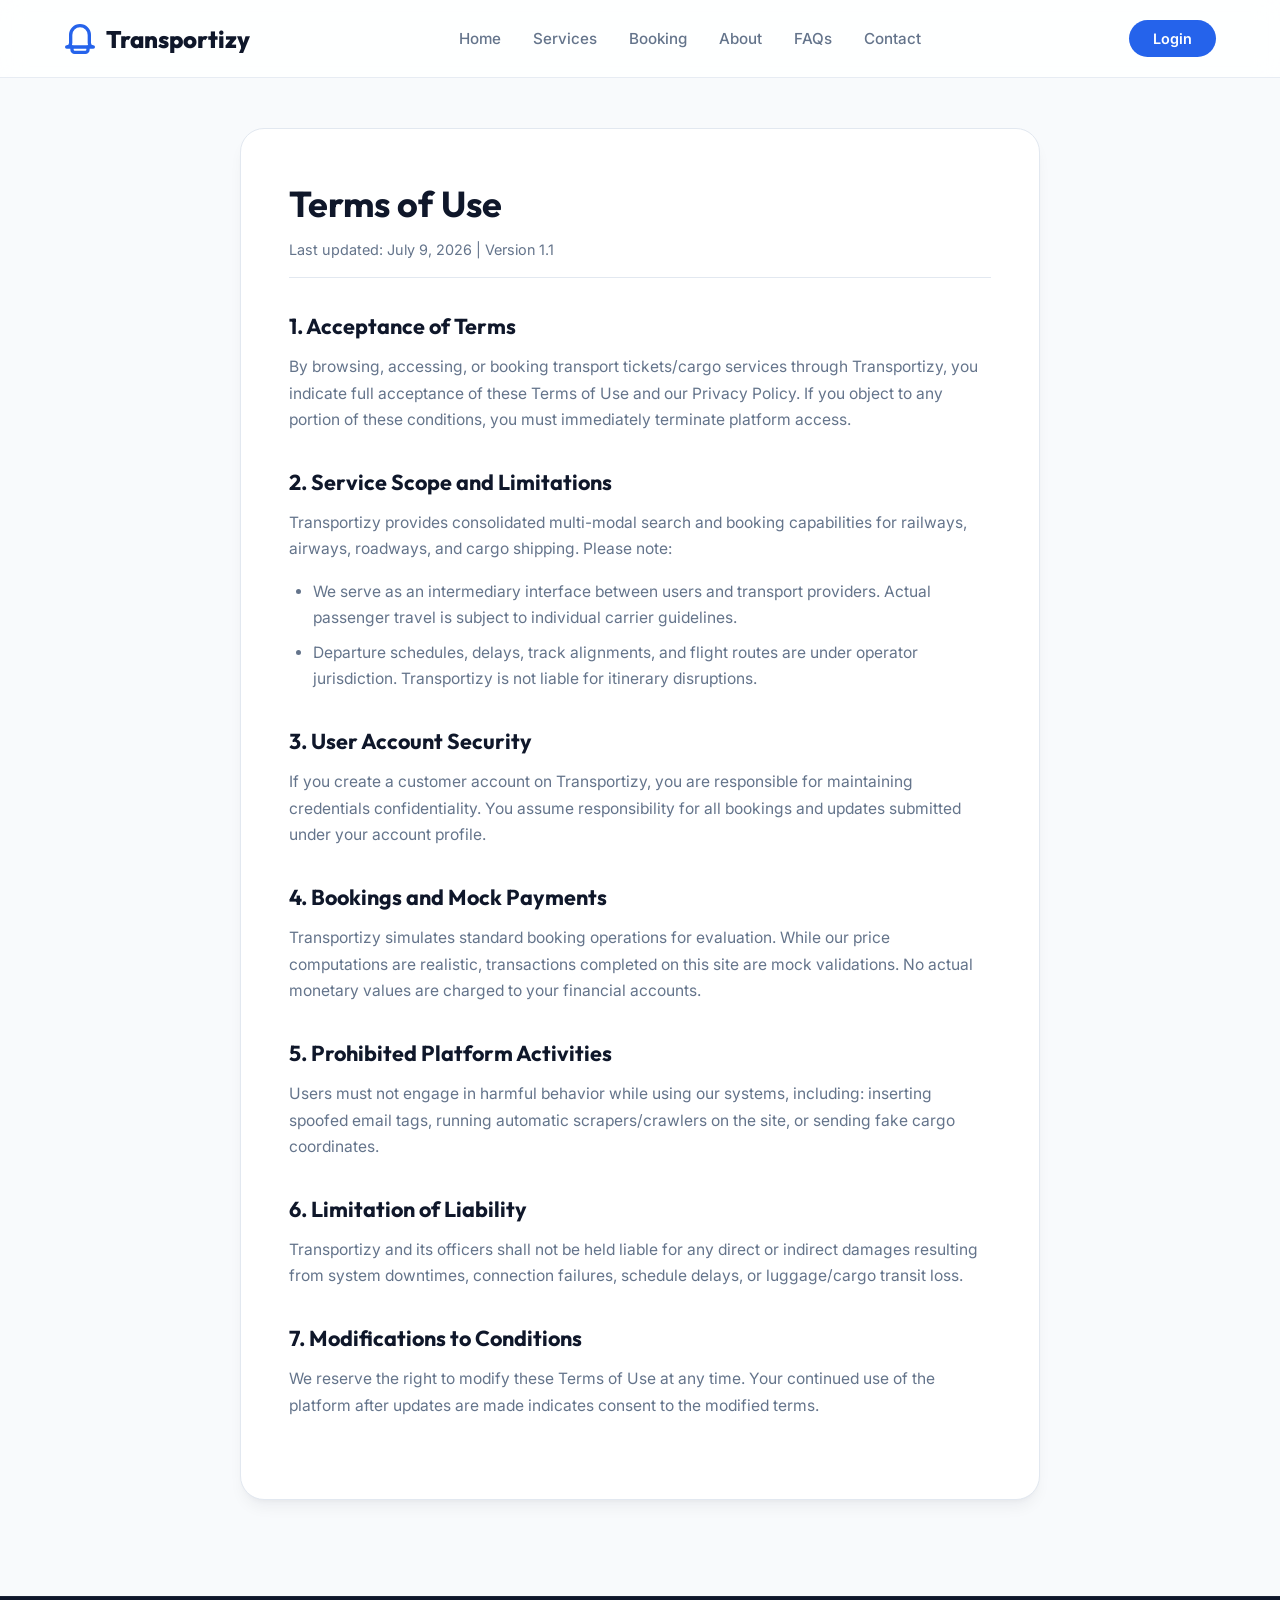
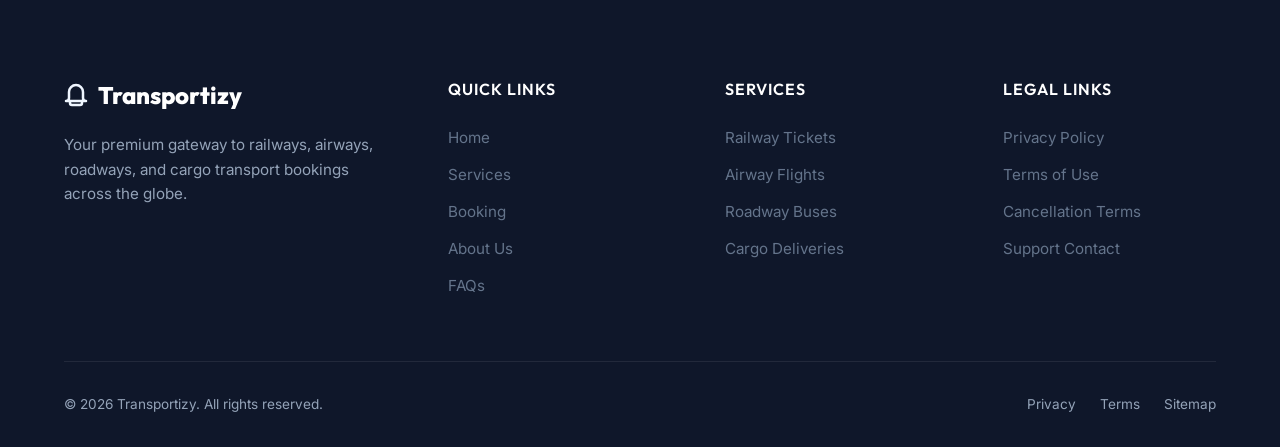
<file: terms.html>
<!DOCTYPE html>
<html lang="en">
<head>
    <meta charset="UTF-8">
    <meta name="viewport" content="width=device-width, initial-scale=1.0">
    <title>Terms of Use - Transportizy</title>
    <link rel="stylesheet" href="styles.css">
    <style>
        .legal-content-container {
            padding: 8rem 0 6rem;
            background-color: var(--light);
            min-height: calc(100vh - 350px);
        }
        .legal-card {
            background: var(--white);
            padding: 3rem;
            border-radius: var(--radius-xl);
            border: 1px solid var(--border);
            box-shadow: var(--shadow-lg);
            max-width: 800px;
            margin: 0 auto;
        }
        .legal-card h1 {
            font-size: 2.25rem;
            margin-bottom: 0.5rem;
            color: var(--dark);
        }
        .legal-meta {
            color: var(--text-light);
            font-size: 0.9rem;
            margin-bottom: 2rem;
            border-bottom: 1px solid var(--border);
            padding-bottom: 1rem;
        }
        .legal-section {
            margin-bottom: 2rem;
        }
        .legal-section h2 {
            font-size: 1.35rem;
            margin-bottom: 0.75rem;
            color: var(--dark);
        }
        .legal-section p, .legal-section ul {
            color: var(--text-light);
            font-size: 0.975rem;
            line-height: 1.7;
            margin-bottom: 1rem;
        }
        .legal-section ul {
            padding-left: 1.5rem;
        }
        .legal-section li {
            margin-bottom: 0.5rem;
        }
    </style>
</head>
<body>
    <!-- Shared Navigation -->
    <nav class="navbar" id="navbar">
        <div class="container nav-container">
            <a href="index.html" class="logo">
                <span class="logo-icon">
                    <svg width="32" height="32" viewBox="0 0 24 24" fill="none" stroke="currentColor" stroke-width="2.5" stroke-linecap="round" stroke-linejoin="round">
                        <path d="M22 18H2a3 3 0 0 0 3-3V9a7 7 0 0 1 14 0v6a3 3 0 0 0 3 3z"></path>
                        <path d="M6 18v2a2 2 0 0 0 2 2h8a2 2 0 0 0 2-2v-2"></path>
                    </svg>
                </span>
                <span>Transportizy</span>
            </a>
            <ul class="nav-menu" id="navMenu">
                <li><a href="index.html" class="nav-link">Home</a></li>
                <li><a href="services.html" class="nav-link">Services</a></li>
                <li><a href="booking.html" class="nav-link">Booking</a></li>
                <li><a href="about.html" class="nav-link">About</a></li>
                <li><a href="faqs.html" class="nav-link">FAQs</a></li>
                <li><a href="contact.html" class="nav-link">Contact</a></li>
            </ul>
            <div class="nav-actions">
                <button class="login-btn" id="loginBtn">Login</button>
                <div class="user-profile" id="userProfile" style="display: none;">
                    <div class="user-avatar" id="userAvatar">
                        <svg width="18" height="18" viewBox="0 0 24 24" fill="none" stroke="currentColor" stroke-width="2.5" stroke-linecap="round" stroke-linejoin="round">
                            <path d="M20 21v-2a4 4 0 0 0-4-4H8a4 4 0 0 0-4 4v2"></path>
                            <circle cx="12" cy="7" r="4"></circle>
                        </svg>
                    </div>
                    <span class="user-name" id="userName" style="display: none;">User</span>
                    <div class="user-dropdown" id="userDropdown">
                        <a href="booking.html" class="dropdown-item">My Bookings</a>
                        <a href="#" class="dropdown-item">Profile Settings</a>
                        <a href="#" class="dropdown-item logout" id="logoutBtn">Log Out</a>
                    </div>
                </div>
                <button class="hamburger" id="hamburger" aria-label="Toggle Menu">
                    <span></span>
                    <span></span>
                    <span></span>
                </button>
            </div>
        </div>
    </nav>

    <!-- Shared Login/Signup Modal -->
    <div class="modal" id="loginModal">
        <div class="modal-content">
            <span class="close" id="modalClose">&times;</span>
            <div class="auth-container">
                <div class="auth-tabs">
                    <button class="auth-tab active" data-tab="login">Login</button>
                    <button class="auth-tab" data-tab="signup">Sign Up</button>
                </div>
                
                <!-- Login Form -->
                <form class="auth-form active" id="loginForm">
                    <h2>Welcome Back</h2>
                    <p class="form-subtitle">Access your bookings and travel preferences</p>
                    <div class="form-group">
                        <label for="loginEmail">Email Address</label>
                        <div class="input-wrapper">
                            <span class="input-icon">📧</span>
                            <input type="email" id="loginEmail" placeholder="name@example.com" required autocomplete="email">
                        </div>
                    </div>
                    <div class="form-group">
                        <label for="loginPassword">Password</label>
                        <div class="input-wrapper">
                            <span class="input-icon">🔒</span>
                            <input type="password" id="loginPassword" placeholder="••••••••" required autocomplete="current-password">
                        </div>
                    </div>
                    <div class="form-options">
                        <label class="checkbox-label">
                            <input type="checkbox">
                            <span>Remember me</span>
                        </label>
                        <a href="#" class="forgot-link">Forgot Password?</a>
                    </div>
                    <button type="submit" class="submit-btn">Sign In</button>
                </form>

                <!-- Signup Form -->
                <form class="auth-form" id="signupForm">
                    <h2>Create Account</h2>
                    <p class="form-subtitle">Join us for seamless travel booking</p>
                    <div class="form-group">
                        <label for="signupName">Full Name</label>
                        <div class="input-wrapper">
                            <span class="input-icon">👤</span>
                            <input type="text" id="signupName" placeholder="John Doe" required autocomplete="name">
                        </div>
                    </div>
                    <div class="form-group">
                        <label for="signupEmail">Email Address</label>
                        <div class="input-wrapper">
                            <span class="input-icon">📧</span>
                            <input type="email" id="signupEmail" placeholder="name@example.com" required autocomplete="email">
                        </div>
                    </div>
                    <div class="form-group">
                        <label for="signupPhone">Phone Number</label>
                        <div class="input-wrapper">
                            <span class="input-icon">📞</span>
                            <input type="tel" id="signupPhone" placeholder="+91 98765 43210" required autocomplete="tel">
                        </div>
                    </div>
                    <div class="form-group">
                        <label for="signupPassword">Password</label>
                        <div class="input-wrapper">
                            <span class="input-icon">🔒</span>
                            <input type="password" id="signupPassword" placeholder="Minimum 6 characters" required autocomplete="new-password">
                        </div>
                    </div>
                    <div class="form-group">
                        <label for="signupConfirmPassword">Confirm Password</label>
                        <div class="input-wrapper">
                            <span class="input-icon">🔒</span>
                            <input type="password" id="signupConfirmPassword" placeholder="Confirm your password" required autocomplete="new-password">
                        </div>
                    </div>
                    <button type="submit" class="submit-btn">Create Account</button>
                </form>
            </div>
        </div>
    </div>

    <!-- Main Content -->
    <main class="legal-content-container">
        <div class="container">
            <div class="legal-card">
                <h1>Terms of Use</h1>
                <div class="legal-meta">Last updated: July 9, 2026 | Version 1.1</div>
                
                <div class="legal-section">
                    <h2>1. Acceptance of Terms</h2>
                    <p>By browsing, accessing, or booking transport tickets/cargo services through Transportizy, you indicate full acceptance of these Terms of Use and our Privacy Policy. If you object to any portion of these conditions, you must immediately terminate platform access.</p>
                </div>

                <div class="legal-section">
                    <h2>2. Service Scope and Limitations</h2>
                    <p>Transportizy provides consolidated multi-modal search and booking capabilities for railways, airways, roadways, and cargo shipping. Please note:</p>
                    <ul>
                        <li>We serve as an intermediary interface between users and transport providers. Actual passenger travel is subject to individual carrier guidelines.</li>
                        <li>Departure schedules, delays, track alignments, and flight routes are under operator jurisdiction. Transportizy is not liable for itinerary disruptions.</li>
                    </ul>
                </div>

                <div class="legal-section">
                    <h2>3. User Account Security</h2>
                    <p>If you create a customer account on Transportizy, you are responsible for maintaining credentials confidentiality. You assume responsibility for all bookings and updates submitted under your account profile.</p>
                </div>

                <div class="legal-section">
                    <h2>4. Bookings and Mock Payments</h2>
                    <p>Transportizy simulates standard booking operations for evaluation. While our price computations are realistic, transactions completed on this site are mock validations. No actual monetary values are charged to your financial accounts.</p>
                </div>

                <div class="legal-section">
                    <h2>5. Prohibited Platform Activities</h2>
                    <p>Users must not engage in harmful behavior while using our systems, including: inserting spoofed email tags, running automatic scrapers/crawlers on the site, or sending fake cargo coordinates.</p>
                </div>

                <div class="legal-section">
                    <h2>6. Limitation of Liability</h2>
                    <p>Transportizy and its officers shall not be held liable for any direct or indirect damages resulting from system downtimes, connection failures, schedule delays, or luggage/cargo transit loss.</p>
                </div>

                <div class="legal-section">
                    <h2>7. Modifications to Conditions</h2>
                    <p>We reserve the right to modify these Terms of Use at any time. Your continued use of the platform after updates are made indicates consent to the modified terms.</p>
                </div>
            </div>
        </div>
    </main>

    <!-- Shared Alert Banner -->
    <div class="alert-banner" id="alertBanner">
        <span class="alert-icon" id="alertIcon">✓</span>
        <span class="alert-message" id="alertMessage">Success notification!</span>
    </div>

    <!-- Shared Footer -->
    <footer class="footer">
        <div class="container">
            <div class="footer-top">
                <div class="footer-brand">
                    <a href="index.html" class="logo">
                        <span class="logo-icon">
                            <svg width="24" height="24" viewBox="0 0 24 24" fill="none" stroke="currentColor" stroke-width="2.5" stroke-linecap="round" stroke-linejoin="round">
                                <path d="M22 18H2a3 3 0 0 0 3-3V9a7 7 0 0 1 14 0v6a3 3 0 0 0 3 3z"></path>
                                <path d="M6 18v2a2 2 0 0 0 2 2h8a2 2 0 0 0 2-2v-2"></path>
                            </svg>
                        </span>
                        <span>Transportizy</span>
                    </a>
                    <p>Your premium gateway to railways, airways, roadways, and cargo transport bookings across the globe.</p>
                </div>
                <div class="footer-col">
                    <h4>Quick Links</h4>
                    <ul>
                        <li><a href="index.html">Home</a></li>
                        <li><a href="services.html">Services</a></li>
                        <li><a href="booking.html">Booking</a></li>
                        <li><a href="about.html">About Us</a></li>
                        <li><a href="faqs.html">FAQs</a></li>
                    </ul>
                </div>
                <div class="footer-col">
                    <h4>Services</h4>
                    <ul>
                        <li><a href="booking.html?type=railway">Railway Tickets</a></li>
                        <li><a href="booking.html?type=airways">Airway Flights</a></li>
                        <li><a href="booking.html?type=roadways">Roadway Buses</a></li>
                        <li><a href="booking.html?type=cargo">Cargo Deliveries</a></li>
                    </ul>
                </div>
                <div class="footer-col">
                    <h4>Legal Links</h4>
                    <ul>
                        <li><a href="privacy.html">Privacy Policy</a></li>
                        <li><a href="terms.html">Terms of Use</a></li>
                        <li><a href="cancellation.html">Cancellation Terms</a></li>
                        <li><a href="contact.html">Support Contact</a></li>
                    </ul>
                </div>
            </div>
            <div class="footer-bottom">
                <p>&copy; 2026 Transportizy. All rights reserved.</p>
                <div class="footer-legal-links">
                    <a href="privacy.html">Privacy</a>
                    <a href="terms.html">Terms</a>
                    <a href="sitemap.html">Sitemap</a>
                </div>
            </div>
        </div>
    </footer>

    <script src="script.js"></script>
</body>
</html>
</file>
<file: styles.css>
/* Google Fonts */
@import url('https://fonts.googleapis.com/css2?family=Inter:wght@300;400;500;600;700&family=Outfit:wght@400;500;600;700;800;900&display=swap');

/* Design Tokens & Variables */
:root {
    --primary: #2563eb;
    --primary-hover: #1d4ed8;
    --primary-light: #eff6ff;
    
    --secondary: #0d9488;
    --secondary-hover: #0f766e;
    --secondary-light: #f0fdfa;
    
    --dark: #0f172a;
    --light: #f8fafc;
    --white: #ffffff;
    
    --text-dark: #1e293b;
    --text-light: #64748b;
    --text-muted: #94a3b8;
    
    --border: #e2e8f0;
    --border-hover: #cbd5e1;
    
    --success: #10b981;
    --danger: #ef4444;
    
    --radius-sm: 8px;
    --radius-md: 12px;
    --radius-lg: 16px;
    --radius-xl: 24px;
    --radius-full: 9999px;
    
    --shadow-sm: 0 1px 3px 0 rgba(0, 0, 0, 0.1), 0 1px 2px -1px rgba(0, 0, 0, 0.1);
    --shadow-md: 0 4px 6px -1px rgba(0, 0, 0, 0.05), 0 2px 4px -2px rgba(0, 0, 0, 0.05);
    --shadow-lg: 0 10px 15px -3px rgba(15, 23, 42, 0.05), 0 4px 6px -4px rgba(15, 23, 42, 0.05);
    --shadow-xl: 0 20px 25px -5px rgba(15, 23, 42, 0.08), 0 8px 10px -6px rgba(15, 23, 42, 0.08);
    
    --transition: all 0.3s cubic-bezier(0.4, 0, 0.2, 1);
    
    --font-heading: 'Outfit', sans-serif;
    --font-body: 'Inter', sans-serif;
}

/* Reset and Base Styles */
* {
    margin: 0;
    padding: 0;
    box-sizing: border-box;
}

html {
    scroll-behavior: smooth;
    height: 100%;
}

body {
    font-family: var(--font-body);
    color: var(--text-dark);
    background-color: var(--light);
    line-height: 1.5;
    display: flex;
    flex-direction: column;
    min-height: 100vh;
    overflow-x: hidden;
}

.container {
    width: 100%;
    max-width: 1200px;
    margin: 0 auto;
    padding: 0 24px;
}

/* Typography */
h1, h2, h3, h4, h5, h6 {
    font-family: var(--font-heading);
    color: var(--dark);
    font-weight: 700;
}

a {
    color: inherit;
    text-decoration: none;
    transition: var(--transition);
}

/* Navigation */
.navbar {
    position: fixed;
    top: 0;
    left: 0;
    right: 0;
    background: rgba(255, 255, 255, 0.85);
    backdrop-filter: blur(12px);
    -webkit-backdrop-filter: blur(12px);
    z-index: 1000;
    padding: 1.25rem 0;
    transition: var(--transition);
    border-bottom: 1px solid rgba(226, 232, 240, 0.8);
}

.navbar.scrolled {
    padding: 0.75rem 0;
    box-shadow: var(--shadow-lg);
    background: rgba(255, 255, 255, 0.95);
}

.nav-container {
    display: flex;
    justify-content: space-between;
    align-items: center;
}

.logo {
    display: flex;
    align-items: center;
    gap: 10px;
    font-size: 1.5rem;
    font-weight: 800;
    color: var(--dark);
    font-family: var(--font-heading);
}

.logo-icon {
    display: flex;
    align-items: center;
    justify-content: center;
    color: var(--primary);
}

.nav-menu {
    display: flex;
    list-style: none;
    gap: 2rem;
    align-items: center;
}

.nav-link {
    font-weight: 500;
    font-size: 0.95rem;
    color: var(--text-light);
    position: relative;
    padding: 0.25rem 0;
}

.nav-link:hover,
.nav-link.active {
    color: var(--primary);
}

.nav-link::after {
    content: '';
    position: absolute;
    bottom: 0;
    left: 0;
    width: 0;
    height: 2px;
    background: var(--primary);
    transition: var(--transition);
}

.nav-link:hover::after,
.nav-link.active::after {
    width: 100%;
}

/* Nav Buttons & Auth Actions */
.nav-actions {
    display: flex;
    align-items: center;
    gap: 1rem;
}

.login-btn {
    background: var(--primary);
    color: var(--white);
    border: none;
    padding: 0.625rem 1.5rem;
    border-radius: var(--radius-full);
    font-weight: 600;
    cursor: pointer;
    transition: var(--transition);
    font-family: var(--font-body);
    font-size: 0.9rem;
}

.login-btn:hover {
    background: var(--primary-hover);
    transform: translateY(-1px);
    box-shadow: 0 4px 12px rgba(37, 99, 235, 0.2);
}

/* Logged In User State */
.user-profile {
    position: relative;
    display: flex;
    align-items: center;
    justify-content: center;
    cursor: pointer;
    width: 40px;
    height: 40px;
    border-radius: 50%;
    background: var(--primary-light);
    border: 1px solid rgba(37, 99, 235, 0.1);
    transition: var(--transition);
}

.user-profile:hover {
    background: #dbeafe;
    transform: scale(1.05);
}

.user-avatar {
    width: 32px;
    height: 32px;
    background: var(--primary);
    color: var(--white);
    border-radius: 50%;
    display: flex;
    align-items: center;
    justify-content: center;
    font-weight: 700;
    font-size: 0.85rem;
    transition: var(--transition);
}

.user-avatar svg {
    display: block;
}

.user-name {
    display: none;
}

.user-dropdown {
    position: absolute;
    top: calc(100% + 8px);
    right: 0;
    background: var(--white);
    border: 1px solid var(--border);
    border-radius: var(--radius-md);
    box-shadow: var(--shadow-lg);
    width: 180px;
    padding: 0.5rem 0;
    display: none;
    flex-direction: column;
    z-index: 100;
    animation: slideDown 0.2s ease;
}

.user-profile.active .user-dropdown {
    display: flex;
}

.dropdown-item {
    padding: 0.6rem 1.2rem;
    font-size: 0.9rem;
    color: var(--text-dark);
    display: flex;
    align-items: center;
    gap: 8px;
    transition: var(--transition);
}

.dropdown-item:hover {
    background: var(--light);
    color: var(--primary);
}

.dropdown-item.logout {
    color: var(--danger);
    border-top: 1px solid var(--border);
    margin-top: 0.25rem;
    padding-top: 0.6rem;
}

.dropdown-item.logout:hover {
    background: rgba(239, 68, 68, 0.05);
    color: var(--danger);
}

.hamburger {
    display: none;
    flex-direction: column;
    gap: 6px;
    cursor: pointer;
    background: none;
    border: none;
    padding: 4px;
}

.hamburger span {
    width: 24px;
    height: 2px;
    background: var(--dark);
    border-radius: 2px;
    transition: var(--transition);
}

/* Modals */
.modal {
    display: none;
    position: fixed;
    inset: 0;
    background: rgba(15, 23, 42, 0.6);
    backdrop-filter: blur(8px);
    -webkit-backdrop-filter: blur(8px);
    z-index: 2000;
    align-items: center;
    justify-content: center;
    padding: 24px;
    animation: fadeIn 0.3s ease;
}

.modal.active {
    display: flex;
}

.modal-content {
    background: var(--white);
    border-radius: var(--radius-xl);
    max-width: 480px;
    width: 100%;
    position: relative;
    box-shadow: var(--shadow-xl);
    overflow: hidden;
    animation: scaleUp 0.3s cubic-bezier(0.34, 1.56, 0.64, 1);
    max-height: 90vh;
    display: flex;
    flex-direction: column;
}

.close {
    position: absolute;
    top: 20px;
    right: 20px;
    font-size: 1.5rem;
    color: var(--text-light);
    cursor: pointer;
    transition: var(--transition);
    z-index: 10;
    width: 32px;
    height: 32px;
    display: flex;
    align-items: center;
    justify-content: center;
    border-radius: 50%;
    background: var(--light);
}

.close:hover {
    color: var(--dark);
    background: var(--border);
}

/* Auth Modal Specifics */
.auth-container {
    padding: 2.5rem;
    overflow-y: auto;
}

.auth-tabs {
    display: flex;
    gap: 8px;
    margin-bottom: 2rem;
    background: var(--light);
    padding: 6px;
    border-radius: var(--radius-md);
}

.auth-tab {
    flex: 1;
    background: none;
    border: none;
    padding: 0.75rem;
    font-size: 0.95rem;
    font-weight: 600;
    color: var(--text-light);
    cursor: pointer;
    border-radius: var(--radius-sm);
    transition: var(--transition);
    font-family: var(--font-body);
}

.auth-tab.active {
    background: var(--white);
    color: var(--primary);
    box-shadow: var(--shadow-sm);
}

.auth-form {
    display: none;
}

.auth-form.active {
    display: block;
}

.auth-form h2 {
    font-size: 1.75rem;
    margin-bottom: 0.5rem;
    letter-spacing: -0.5px;
}

.form-subtitle {
    color: var(--text-light);
    font-size: 0.9rem;
    margin-bottom: 1.75rem;
}

/* General Form Styles */
.form-group {
    margin-bottom: 1.25rem;
}

.form-group label {
    display: block;
    color: var(--text-dark);
    font-weight: 500;
    font-size: 0.875rem;
    margin-bottom: 0.5rem;
}

.input-wrapper {
    position: relative;
    display: flex;
    align-items: center;
}

.input-icon {
    position: absolute;
    left: 14px;
    color: var(--text-light);
    display: flex;
    align-items: center;
}

.form-group input,
.form-group select,
.form-group textarea {
    width: 100%;
    padding: 0.8rem 1rem;
    padding-left: 2.75rem;
    border: 1px solid var(--border);
    border-radius: var(--radius-md);
    font-family: var(--font-body);
    font-size: 0.95rem;
    transition: var(--transition);
    background: var(--white);
    color: var(--text-dark);
}

.form-group input::placeholder,
.form-group textarea::placeholder {
    color: var(--text-muted);
}

.form-group input:focus,
.form-group select:focus,
.form-group textarea:focus {
    outline: none;
    border-color: var(--primary);
    box-shadow: 0 0 0 4px rgba(37, 99, 235, 0.1);
}

.form-options {
    display: flex;
    justify-content: space-between;
    align-items: center;
    margin-bottom: 1.5rem;
    font-size: 0.875rem;
}

.checkbox-label {
    display: flex;
    align-items: center;
    gap: 8px;
    color: var(--text-light);
    cursor: pointer;
}

.checkbox-label input {
    width: 16px;
    height: 16px;
    accent-color: var(--primary);
    cursor: pointer;
}

.forgot-link {
    color: var(--primary);
    font-weight: 500;
}

.forgot-link:hover {
    text-decoration: underline;
}

.submit-btn {
    width: 100%;
    background: var(--primary);
    color: var(--white);
    border: none;
    padding: 0.875rem;
    border-radius: var(--radius-md);
    font-size: 1rem;
    font-weight: 600;
    cursor: pointer;
    transition: var(--transition);
    font-family: var(--font-body);
}

.submit-btn:hover {
    background: var(--primary-hover);
    box-shadow: 0 4px 12px rgba(37, 99, 235, 0.25);
}

/* Alert Notification Banner */
.alert-banner {
    position: fixed;
    bottom: 24px;
    right: 24px;
    background: var(--white);
    border-left: 4px solid var(--success);
    padding: 1rem 1.5rem;
    border-radius: var(--radius-md);
    box-shadow: var(--shadow-xl);
    z-index: 3000;
    display: none;
    align-items: center;
    gap: 12px;
    animation: slideInRight 0.3s ease;
}

.alert-banner.danger {
    border-left-color: var(--danger);
}

.alert-banner.active {
    display: flex;
}

/* Page Layout */
main {
    flex: 1;
    padding-top: 80px; /* Offset for floating navbar */
}

/* Hero Section */
.hero {
    position: relative;
    padding: 5rem 0 7rem;
    background: radial-gradient(circle at 100% 0%, var(--primary-light) 0%, transparent 40%),
                radial-gradient(circle at 0% 100%, var(--secondary-light) 0%, transparent 40%),
                var(--white);
    overflow: hidden;
}

.hero-grid {
    display: grid;
    grid-template-columns: 1.1fr 0.9fr;
    gap: 4rem;
    align-items: center;
}

.hero-tagline {
    display: inline-flex;
    align-items: center;
    gap: 8px;
    background: var(--primary-light);
    color: var(--primary);
    padding: 0.5rem 1rem;
    border-radius: var(--radius-full);
    font-weight: 600;
    font-size: 0.85rem;
    margin-bottom: 1.5rem;
    border: 1px solid rgba(37, 99, 235, 0.1);
}

.hero-title {
    font-size: clamp(2.5rem, 5vw, 4rem);
    line-height: 1.1;
    letter-spacing: -1px;
    margin-bottom: 1.5rem;
}

.hero-title span {
    color: var(--primary);
}

.hero-subtitle {
    font-size: 1.15rem;
    color: var(--text-light);
    margin-bottom: 2.5rem;
    max-width: 540px;
}

.hero-actions {
    display: flex;
    gap: 1rem;
}

.btn {
    display: inline-flex;
    align-items: center;
    justify-content: center;
    gap: 8px;
    padding: 0.875rem 2rem;
    border-radius: var(--radius-md);
    font-weight: 600;
    font-size: 0.95rem;
    cursor: pointer;
    transition: var(--transition);
    font-family: var(--font-body);
}

.btn-primary {
    background: var(--primary);
    color: var(--white);
    border: none;
}

.btn-primary:hover {
    background: var(--primary-hover);
    box-shadow: 0 8px 20px rgba(37, 99, 235, 0.25);
    transform: translateY(-2px);
}

.btn-secondary {
    background: var(--white);
    color: var(--text-dark);
    border: 1px solid var(--border);
}

.btn-secondary:hover {
    background: var(--light);
    border-color: var(--border-hover);
    transform: translateY(-2px);
}

.hero-visual {
    position: relative;
    display: flex;
    justify-content: center;
    align-items: center;
}

.hero-illustration {
    width: 100%;
    max-width: 480px;
    height: auto;
    filter: drop-shadow(0 20px 40px rgba(15, 23, 42, 0.1));
    animation: float 6s ease-in-out infinite;
}

.floating-badge {
    position: absolute;
    background: var(--white);
    border-radius: var(--radius-md);
    padding: 0.75rem 1.25rem;
    box-shadow: var(--shadow-lg);
    border: 1px solid var(--border);
    display: flex;
    align-items: center;
    gap: 12px;
    animation: float-delayed 6s ease-in-out infinite;
}

.floating-badge.badge-1 {
    top: 10%;
    left: -5%;
}

.floating-badge.badge-2 {
    bottom: 15%;
    right: -5%;
    animation-delay: 2s;
}

.badge-icon {
    width: 40px;
    height: 40px;
    border-radius: 50%;
    background: var(--secondary-light);
    color: var(--secondary);
    display: flex;
    align-items: center;
    justify-content: center;
    font-size: 1.25rem;
}

.badge-text h4 {
    font-size: 0.9rem;
    margin-bottom: 2px;
}

.badge-text p {
    font-size: 0.75rem;
    color: var(--text-light);
}

/* Quick Search Widget on Home Page */
.search-widget {
    background: var(--white);
    border-radius: var(--radius-xl);
    box-shadow: var(--shadow-xl);
    border: 1px solid var(--border);
    padding: 2rem;
    margin-top: -3.5rem;
    position: relative;
    z-index: 10;
}

.search-tabs {
    display: flex;
    gap: 2rem;
    border-bottom: 1px solid var(--border);
    margin-bottom: 1.5rem;
    padding-bottom: 0.75rem;
}

.search-tab {
    background: none;
    border: none;
    font-family: var(--font-heading);
    font-size: 1rem;
    font-weight: 600;
    color: var(--text-light);
    cursor: pointer;
    display: flex;
    align-items: center;
    gap: 8px;
    padding: 0.25rem 0;
    position: relative;
    transition: var(--transition);
}

.search-tab.active {
    color: var(--primary);
}

.search-tab.active::after {
    content: '';
    position: absolute;
    bottom: -13px;
    left: 0;
    right: 0;
    height: 3px;
    background: var(--primary);
    border-radius: var(--radius-full);
}

.search-grid {
    display: grid;
    grid-template-columns: 1fr 1fr 1fr 1fr;
    gap: 1.25rem;
    align-items: flex-end;
}

.search-field {
    display: flex;
    flex-direction: column;
    gap: 8px;
}

.search-field label {
    font-size: 0.85rem;
    font-weight: 600;
    color: var(--text-light);
    text-transform: uppercase;
    letter-spacing: 0.5px;
}

.search-input-wrapper {
    position: relative;
}

.search-input-icon {
    position: absolute;
    left: 14px;
    top: 50%;
    transform: translateY(-50%);
    color: var(--text-light);
    display: flex;
    align-items: center;
}

.search-field input,
.search-field select {
    width: 100%;
    padding: 0.875rem 1rem;
    padding-left: 2.75rem;
    border: 1px solid var(--border);
    border-radius: var(--radius-md);
    font-family: var(--font-body);
    font-size: 0.95rem;
    transition: var(--transition);
    background: var(--light);
}

.search-field input:focus,
.search-field select:focus {
    outline: none;
    border-color: var(--primary);
    background: var(--white);
    box-shadow: 0 0 0 4px rgba(37, 99, 235, 0.1);
}

.search-btn {
    width: 100%;
    background: var(--primary);
    color: var(--white);
    border: none;
    padding: 0.95rem;
    border-radius: var(--radius-md);
    font-weight: 600;
    cursor: pointer;
    font-family: var(--font-body);
    font-size: 1rem;
    display: flex;
    align-items: center;
    justify-content: center;
    gap: 8px;
    transition: var(--transition);
}

.search-btn:hover {
    background: var(--primary-hover);
    box-shadow: 0 4px 12px rgba(37, 99, 235, 0.2);
}

/* Sections General */
section {
    padding: 6.5rem 0;
}

.section-label {
    display: inline-block;
    color: var(--primary);
    background: var(--primary-light);
    font-size: 0.8rem;
    font-weight: 700;
    text-transform: uppercase;
    letter-spacing: 1.5px;
    padding: 0.25rem 0.75rem;
    border-radius: var(--radius-full);
    margin-bottom: 1rem;
}

.section-title {
    font-size: clamp(2rem, 4vw, 2.75rem);
    letter-spacing: -0.75px;
    line-height: 1.2;
    margin-bottom: 1rem;
}

.section-desc {
    color: var(--text-light);
    font-size: 1.05rem;
    max-width: 600px;
    margin-bottom: 3.5rem;
}

.section-desc.center {
    margin-left: auto;
    margin-right: auto;
    text-align: center;
}

.section-header-center {
    text-align: center;
    display: flex;
    flex-direction: column;
    align-items: center;
}

/* Services Grid (Home & Services Page) */
.services-grid {
    display: grid;
    grid-template-columns: repeat(auto-fit, minmax(260px, 1fr));
    gap: 2rem;
}

.service-card {
    background: var(--white);
    border: 1px solid var(--border);
    border-radius: var(--radius-xl);
    padding: 2.25rem;
    transition: var(--transition);
    display: flex;
    flex-direction: column;
    position: relative;
    overflow: hidden;
}

.service-card:hover {
    transform: translateY(-8px);
    border-color: var(--primary-light);
    box-shadow: var(--shadow-xl);
}

.service-card::after {
    content: '';
    position: absolute;
    bottom: 0;
    left: 0;
    width: 100%;
    height: 4px;
    background: var(--primary);
    transform: scaleX(0);
    transform-origin: left;
    transition: var(--transition);
}

.service-card:hover::after {
    transform: scaleX(1);
}

.service-card.teal:hover::after {
    background: var(--secondary);
}

.service-icon-box {
    width: 64px;
    height: 64px;
    background: var(--primary-light);
    color: var(--primary);
    border-radius: var(--radius-lg);
    display: flex;
    align-items: center;
    justify-content: center;
    margin-bottom: 1.5rem;
    transition: var(--transition);
}

.service-card.teal .service-icon-box {
    background: var(--secondary-light);
    color: var(--secondary);
}

.service-card:hover .service-icon-box {
    transform: scale(1.1) rotate(3deg);
}

.service-card h3 {
    font-size: 1.35rem;
    margin-bottom: 0.75rem;
}

.service-card p {
    color: var(--text-light);
    font-size: 0.95rem;
    line-height: 1.6;
    margin-bottom: 1.75rem;
    flex: 1;
}

.service-link {
    color: var(--primary);
    font-weight: 600;
    font-size: 0.95rem;
    display: inline-flex;
    align-items: center;
    gap: 6px;
}

.service-card.teal .service-link {
    color: var(--secondary);
}

.service-link:hover {
    gap: 10px;
}

/* Feature Grid (Home & About) */
.features {
    background: var(--white);
    border-top: 1px solid var(--border);
    border-bottom: 1px solid var(--border);
}

.features-grid {
    display: grid;
    grid-template-columns: repeat(auto-fit, minmax(240px, 1fr));
    gap: 2.5rem;
}

.feature-card {
    display: flex;
    flex-direction: column;
}

.feature-icon-wrapper {
    font-size: 1.75rem;
    width: 52px;
    height: 52px;
    border-radius: var(--radius-md);
    background: var(--light);
    display: flex;
    align-items: center;
    justify-content: center;
    margin-bottom: 1.25rem;
    color: var(--primary);
}

.feature-card h3 {
    font-size: 1.2rem;
    margin-bottom: 0.5rem;
}

.feature-card p {
    color: var(--text-light);
    font-size: 0.9rem;
    line-height: 1.6;
}

/* Stats Section (About Us) */
.stats-banner {
    background: var(--dark);
    color: var(--white);
    padding: 5rem 0;
    position: relative;
    overflow: hidden;
}

.stats-grid {
    display: grid;
    grid-template-columns: repeat(4, 1fr);
    gap: 2rem;
    text-align: center;
}

.stat-card h3 {
    font-size: clamp(2.5rem, 5vw, 3.5rem);
    color: var(--white);
    margin-bottom: 0.5rem;
    font-weight: 800;
    line-height: 1;
}

.stat-card h3 span {
    color: var(--secondary);
}

.stat-card p {
    color: var(--text-muted);
    font-size: 0.95rem;
    font-weight: 500;
}

/* Detailed Services Sections (Services page) */
.service-section-detail {
    border-bottom: 1px solid var(--border);
}

.service-section-detail:nth-child(even) {
    background: var(--white);
}

.service-detail-grid {
    display: grid;
    grid-template-columns: 1fr 1fr;
    gap: 5rem;
    align-items: center;
}

.service-detail-grid.reverse .service-detail-content {
    order: 2;
}

.service-detail-grid.reverse .service-detail-visual {
    order: 1;
}

.service-detail-title {
    font-size: 2.25rem;
    margin-bottom: 1.25rem;
    letter-spacing: -0.5px;
}

.service-detail-desc {
    color: var(--text-light);
    font-size: 1.05rem;
    line-height: 1.7;
    margin-bottom: 2rem;
}

.amenities-list {
    display: grid;
    grid-template-columns: 1fr 1fr;
    gap: 1rem;
    margin-bottom: 2.5rem;
    list-style: none;
}

.amenity-item {
    display: flex;
    align-items: center;
    gap: 10px;
    font-size: 0.95rem;
    font-weight: 500;
    color: var(--text-dark);
}

.amenity-item svg {
    color: var(--secondary);
    flex-shrink: 0;
}

.service-detail-visual img {
    width: 100%;
    border-radius: var(--radius-xl);
    box-shadow: var(--shadow-xl);
    border: 1px solid var(--border);
}

/* Booking Page Layout */
.booking-page-container {
    padding: 3rem 0 6rem;
}

.booking-page-grid {
    display: grid;
    grid-template-columns: 1.3fr 0.7fr;
    gap: 3rem;
    align-items: start;
}

.booking-card-main {
    background: var(--white);
    border-radius: var(--radius-xl);
    box-shadow: var(--shadow-lg);
    border: 1px solid var(--border);
    padding: 2.5rem;
}

.booking-card-main h2 {
    font-size: 1.75rem;
    margin-bottom: 1.5rem;
    border-bottom: 1px solid var(--border);
    padding-bottom: 1rem;
}

.transport-selectors {
    display: grid;
    grid-template-columns: repeat(4, 1fr);
    gap: 12px;
    margin-bottom: 2rem;
}

.transport-selector-btn {
    background: var(--light);
    border: 1px solid var(--border);
    border-radius: var(--radius-md);
    padding: 1rem 0.5rem;
    font-family: var(--font-heading);
    font-size: 0.95rem;
    font-weight: 600;
    color: var(--text-light);
    cursor: pointer;
    display: flex;
    flex-direction: column;
    align-items: center;
    gap: 8px;
    transition: var(--transition);
}

.transport-selector-btn:hover {
    border-color: var(--border-hover);
    background: var(--white);
    color: var(--text-dark);
}

.transport-selector-btn.active {
    background: var(--primary-light);
    border-color: var(--primary);
    color: var(--primary);
}

.booking-form-rows {
    display: flex;
    flex-direction: column;
    gap: 1.25rem;
}

.form-double-row {
    display: grid;
    grid-template-columns: 1fr 1fr;
    gap: 1.25rem;
}

/* Booking Image Container & Summary Card */
.booking-visual-card {
    background: var(--white);
    border-radius: var(--radius-xl);
    box-shadow: var(--shadow-lg);
    border: 1px solid var(--border);
    overflow: hidden;
    position: sticky;
    top: 110px;
}

.booking-visual-image-wrapper {
    width: 100%;
    height: 220px;
    overflow: hidden;
    position: relative;
    background: var(--dark);
}

.booking-visual-image-wrapper img {
    width: 100%;
    height: 100%;
    object-fit: cover;
    transition: transform 0.5s ease;
}

.booking-visual-card:hover .booking-visual-image-wrapper img {
    transform: scale(1.05);
}

.booking-summary-content {
    padding: 2rem;
}

.booking-summary-content h3 {
    font-size: 1.25rem;
    margin-bottom: 1rem;
    border-bottom: 1px solid var(--border);
    padding-bottom: 0.75rem;
}

.summary-details-list {
    display: flex;
    flex-direction: column;
    gap: 12px;
    list-style: none;
    margin-bottom: 1.5rem;
}

.summary-detail-item {
    display: flex;
    justify-content: space-between;
    font-size: 0.9rem;
    color: var(--text-light);
}

.summary-detail-item strong {
    color: var(--text-dark);
}

.price-box {
    background: var(--light);
    border: 1px solid var(--border);
    border-radius: var(--radius-md);
    padding: 1.25rem;
    display: flex;
    justify-content: space-between;
    align-items: center;
    margin-bottom: 1.5rem;
}

.price-box span {
    font-size: 0.9rem;
    font-weight: 500;
    color: var(--text-light);
}

.price-box h4 {
    font-size: 1.75rem;
    color: var(--primary);
    font-weight: 800;
}

/* About Us Layout */
.about-intro-grid {
    display: grid;
    grid-template-columns: 1fr 1.1fr;
    gap: 4rem;
    align-items: center;
}

.about-intro-visual {
    position: relative;
}

.about-intro-visual img {
    width: 100%;
    border-radius: var(--radius-xl);
    box-shadow: var(--shadow-xl);
}

.about-intro-badge {
    position: absolute;
    bottom: -20px;
    right: -20px;
    background: var(--secondary);
    color: var(--white);
    padding: 1.5rem 2rem;
    border-radius: var(--radius-lg);
    box-shadow: var(--shadow-lg);
    text-align: center;
}

.about-intro-badge h4 {
    font-size: 2.25rem;
    color: var(--white);
    line-height: 1;
    margin-bottom: 4px;
}

.about-intro-badge p {
    font-size: 0.85rem;
    text-transform: uppercase;
    letter-spacing: 1px;
    font-weight: 600;
}

.about-intro-content h2 {
    font-size: 2.25rem;
    margin-bottom: 1.5rem;
}

.about-intro-content p {
    color: var(--text-light);
    font-size: 1.05rem;
    line-height: 1.7;
    margin-bottom: 1.5rem;
}

/* Team section */
.team {
    background: var(--white);
}

.team-grid {
    display: grid;
    grid-template-columns: repeat(auto-fit, minmax(240px, 1fr));
    gap: 2rem;
}

.team-card {
    border: 1px solid var(--border);
    background: var(--light);
    border-radius: var(--radius-xl);
    overflow: hidden;
    text-align: center;
    transition: var(--transition);
}

.team-card:hover {
    transform: translateY(-5px);
    box-shadow: var(--shadow-lg);
    border-color: var(--border-hover);
}

.team-avatar-box {
    width: 100%;
    height: 240px;
    background: var(--border);
    display: flex;
    align-items: center;
    justify-content: center;
    overflow: hidden;
}

.team-avatar-box svg {
    color: var(--text-muted);
}

.team-info {
    padding: 1.5rem;
}

.team-info h4 {
    font-size: 1.15rem;
    margin-bottom: 4px;
}

.team-info p {
    font-size: 0.875rem;
    color: var(--text-light);
    margin-bottom: 1rem;
}

.team-socials {
    display: flex;
    justify-content: center;
    gap: 12px;
}

.social-icon {
    width: 32px;
    height: 32px;
    border-radius: 50%;
    background: var(--white);
    color: var(--text-light);
    border: 1px solid var(--border);
    display: flex;
    align-items: center;
    justify-content: center;
    font-size: 0.85rem;
    transition: var(--transition);
}

.social-icon:hover {
    background: var(--primary);
    color: var(--white);
    border-color: var(--primary);
}

/* Testimonials Slider (Mock) */
.testimonials {
    background: var(--light);
}

.testimonial-card {
    background: var(--white);
    border-radius: var(--radius-xl);
    padding: 3rem;
    box-shadow: var(--shadow-lg);
    border: 1px solid var(--border);
    max-width: 800px;
    margin: 0 auto;
    text-align: center;
    position: relative;
}

.quote-icon {
    font-size: 4rem;
    line-height: 1;
    color: rgba(37, 99, 235, 0.1);
    position: absolute;
    top: 20px;
    left: 40px;
}

.testimonial-text {
    font-size: 1.25rem;
    line-height: 1.8;
    color: var(--text-dark);
    font-style: italic;
    margin-bottom: 2rem;
    position: relative;
    z-index: 2;
}

.reviewer-profile {
    display: flex;
    flex-direction: column;
    align-items: center;
    gap: 8px;
}

.reviewer-name {
    font-weight: 700;
    font-size: 1.1rem;
}

.reviewer-title {
    font-size: 0.85rem;
    color: var(--text-light);
}

/* Contact Page Layout */
.contact-grid-main {
    display: grid;
    grid-template-columns: 0.8fr 1.2fr;
    gap: 4rem;
    align-items: start;
    padding: 3rem 0;
}

.contact-info-card {
    background: var(--dark);
    color: var(--white);
    border-radius: var(--radius-xl);
    padding: 3rem 2.5rem;
    box-shadow: var(--shadow-xl);
}

.contact-info-card h3 {
    color: var(--white);
    font-size: 1.75rem;
    margin-bottom: 1rem;
}

.contact-info-card p {
    color: var(--text-muted);
    font-size: 0.95rem;
    line-height: 1.6;
    margin-bottom: 2.5rem;
}

.contact-links-list {
    display: flex;
    flex-direction: column;
    gap: 1.75rem;
    list-style: none;
    margin-bottom: 3.5rem;
}

.contact-link-item {
    display: flex;
    align-items: flex-start;
    gap: 1rem;
}

.contact-link-icon {
    width: 44px;
    height: 44px;
    border-radius: var(--radius-md);
    background: rgba(255, 255, 255, 0.08);
    color: var(--secondary);
    display: flex;
    align-items: center;
    justify-content: center;
    font-size: 1.25rem;
    flex-shrink: 0;
}

.contact-link-text h4 {
    color: var(--white);
    font-size: 0.95rem;
    margin-bottom: 2px;
}

.contact-link-text p {
    color: var(--text-muted);
    font-size: 0.875rem;
}

.contact-social-icons {
    display: flex;
    gap: 12px;
}

.contact-social-btn {
    width: 40px;
    height: 40px;
    border-radius: 50%;
    background: rgba(255, 255, 255, 0.05);
    color: var(--white);
    display: flex;
    align-items: center;
    justify-content: center;
    font-size: 1rem;
    transition: var(--transition);
}

.contact-social-btn:hover {
    background: var(--primary);
    color: var(--white);
    transform: translateY(-2px);
}

.contact-form-card {
    background: var(--white);
    border-radius: var(--radius-xl);
    padding: 3rem;
    box-shadow: var(--shadow-lg);
    border: 1px solid var(--border);
}

.contact-form-card h3 {
    font-size: 1.75rem;
    margin-bottom: 0.5rem;
}

.contact-form-card p {
    color: var(--text-light);
    font-size: 0.95rem;
    margin-bottom: 2.25rem;
}

.map-mockup-wrapper {
    margin-top: 4rem;
    border-radius: var(--radius-xl);
    overflow: hidden;
    border: 1px solid var(--border);
    height: 350px;
    background: #cbd5e1;
    position: relative;
}

.map-mockup-content {
    width: 100%;
    height: 100%;
    display: flex;
    flex-direction: column;
    align-items: center;
    justify-content: center;
    background: radial-gradient(circle at 50% 50%, #e2e8f0 30%, #cbd5e1 100%);
    color: var(--text-light);
}

.map-pin {
    width: 48px;
    height: 48px;
    background: var(--danger);
    border-radius: 50% 50% 50% 0;
    transform: rotate(-45deg);
    display: flex;
    align-items: center;
    justify-content: center;
    color: var(--white);
    font-size: 1.2rem;
    box-shadow: 0 10px 15px rgba(239, 68, 68, 0.4);
    animation: bounce 2s infinite;
    margin-bottom: 1.5rem;
}

.map-pin-inner {
    transform: rotate(45deg);
    display: flex;
    align-items: center;
    justify-content: center;
}

.map-label {
    background: var(--white);
    padding: 0.5rem 1rem;
    border-radius: var(--radius-md);
    box-shadow: var(--shadow-md);
    font-weight: 600;
    font-size: 0.85rem;
    color: var(--dark);
    border: 1px solid var(--border);
}

/* FAQs Page Layout */
.faqs-container-narrow {
    max-width: 800px;
    margin: 0 auto;
    padding: 3rem 0 6rem;
}

.faq-categories {
    display: flex;
    gap: 12px;
    justify-content: center;
    margin-bottom: 3rem;
    flex-wrap: wrap;
}

.faq-category-btn {
    background: var(--white);
    border: 1px solid var(--border);
    border-radius: var(--radius-full);
    padding: 0.6rem 1.5rem;
    font-family: var(--font-body);
    font-size: 0.9rem;
    font-weight: 600;
    color: var(--text-light);
    cursor: pointer;
    transition: var(--transition);
}

.faq-category-btn:hover {
    border-color: var(--border-hover);
    color: var(--text-dark);
}

.faq-category-btn.active {
    background: var(--dark);
    border-color: var(--dark);
    color: var(--white);
}

.faq-list {
    display: flex;
    flex-direction: column;
    gap: 1rem;
}

.faq-item {
    background: var(--white);
    border: 1px solid var(--border);
    border-radius: var(--radius-lg);
    overflow: hidden;
    transition: var(--transition);
}

.faq-item:hover {
    border-color: var(--border-hover);
    box-shadow: var(--shadow-md);
}

.faq-item.active {
    border-color: var(--primary);
    box-shadow: 0 4px 20px rgba(37, 99, 235, 0.05);
}

.faq-question-btn {
    width: 100%;
    background: none;
    border: none;
    padding: 1.5rem;
    display: flex;
    justify-content: space-between;
    align-items: center;
    text-align: left;
    cursor: pointer;
    font-family: var(--font-heading);
    font-size: 1.15rem;
    font-weight: 600;
    color: var(--dark);
}

.faq-chevron {
    color: var(--text-light);
    transition: transform 0.3s ease;
}

.faq-item.active .faq-chevron {
    transform: rotate(180deg);
    color: var(--primary);
}

.faq-answer {
    max-height: 0;
    overflow: hidden;
    transition: max-height 0.3s cubic-bezier(0, 1, 0, 1);
}

.faq-item.active .faq-answer {
    max-height: 1000px; /* Large number to allow expansion */
    transition: max-height 0.5s cubic-bezier(0.85, 0, 0.15, 1);
}

.faq-answer-inner {
    padding: 0 1.5rem 1.5rem;
    color: var(--text-light);
    font-size: 0.95rem;
    line-height: 1.7;
    border-top: 1px solid rgba(226, 232, 240, 0.5);
    padding-top: 1.25rem;
}

/* Footer Section */
.footer {
    background: var(--dark);
    color: var(--text-muted);
    padding: 5rem 0 2rem;
    border-top: 1px solid rgba(255, 255, 255, 0.05);
    margin-top: auto;
}

.footer-top {
    display: grid;
    grid-template-columns: 1.5fr 1fr 1fr 1fr;
    gap: 4rem;
    margin-bottom: 4rem;
}

.footer-brand {
    display: flex;
    flex-direction: column;
    gap: 1.25rem;
}

.footer-brand .logo {
    color: var(--white);
}

.footer-brand .logo-icon {
    color: var(--primary-light);
}

.footer-brand p {
    font-size: 0.95rem;
    line-height: 1.6;
    max-width: 320px;
}

.footer-col h4 {
    color: var(--white);
    font-size: 1rem;
    font-weight: 600;
    margin-bottom: 1.5rem;
    text-transform: uppercase;
    letter-spacing: 1px;
}

.footer-col ul {
    list-style: none;
    display: flex;
    flex-direction: column;
    gap: 12px;
}

.footer-col a {
    font-size: 0.95rem;
    color: var(--text-light);
}

.footer-col a:hover {
    color: var(--white);
}

.footer-bottom {
    border-top: 1px solid rgba(255, 255, 255, 0.08);
    padding-top: 2rem;
    display: flex;
    justify-content: space-between;
    align-items: center;
    font-size: 0.85rem;
    flex-wrap: wrap;
    gap: 1rem;
}

.footer-legal-links {
    display: flex;
    gap: 1.5rem;
}

.footer-legal-links a:hover {
    color: var(--white);
}

/* Animations */
@keyframes fadeIn {
    from { opacity: 0; }
    to { opacity: 1; }
}

@keyframes scaleUp {
    from {
        transform: scale(0.95);
        opacity: 0;
    }
    to {
        transform: scale(1);
        opacity: 1;
    }
}

@keyframes slideDown {
    from {
        transform: translateY(-10px);
        opacity: 0;
    }
    to {
        transform: translateY(0);
        opacity: 1;
    }
}

@keyframes slideInRight {
    from {
        transform: translateX(100%);
        opacity: 0;
    }
    to {
        transform: translateX(0);
        opacity: 1;
    }
}

@keyframes float {
    0%, 100% { transform: translateY(0); }
    50% { transform: translateY(-15px); }
}

@keyframes float-delayed {
    0%, 100% { transform: translateY(0); }
    50% { transform: translateY(-10px); }
}

@keyframes bounce {
    0%, 100% { transform: translateY(0) rotate(-45deg); }
    50% { transform: translateY(-10px) rotate(-45deg); }
}

/* Responsive Styles */
@media (max-width: 992px) {
    .hero-grid {
        grid-template-columns: 1fr;
        gap: 3rem;
        text-align: center;
    }
    
    .hero-tagline, .hero-subtitle {
        margin-left: auto;
        margin-right: auto;
    }
    
    .hero-actions {
        justify-content: center;
    }
    
    .hero-visual {
        margin-top: 1rem;
    }
    
    .search-widget {
        margin-top: 2rem;
    }
    
    .search-grid {
        grid-template-columns: 1fr 1fr;
        gap: 1.25rem;
    }
    
    .service-detail-grid {
        grid-template-columns: 1fr;
        gap: 3rem;
    }
    
    .service-detail-grid.reverse .service-detail-content {
        order: 1;
    }
    
    .service-detail-grid.reverse .service-detail-visual {
        order: 2;
    }
    
    .booking-page-grid {
        grid-template-columns: 1fr;
    }
    
    .booking-visual-card {
        position: static;
    }
    
    .contact-grid-main {
        grid-template-columns: 1fr;
        gap: 3rem;
    }
    
    .about-intro-grid {
        grid-template-columns: 1fr;
        gap: 3rem;
    }
    
    .stats-grid {
        grid-template-columns: repeat(2, 1fr);
        gap: 2.5rem;
    }
    
    .footer-top {
        grid-template-columns: repeat(2, 1fr);
        gap: 3rem;
    }
}

@media (max-width: 768px) {
    .navbar {
        padding: 1rem 0;
    }
    
    .hamburger {
        display: flex;
    }
    
    .nav-menu {
        position: fixed;
        top: 73px;
        left: -100%;
        width: 100%;
        height: calc(100vh - 73px);
        background: var(--white);
        flex-direction: column;
        align-items: stretch;
        padding: 2.5rem;
        gap: 1.5rem;
        transition: var(--transition);
        border-top: 1px solid var(--border);
        box-shadow: var(--shadow-lg);
    }
    
    .nav-menu.active {
        left: 0;
    }
    
    .nav-link {
        font-size: 1.1rem;
        display: block;
        padding: 0.5rem 0;
    }
    
    .nav-link::after {
        display: none;
    }
    
    .nav-actions {
        gap: 0.75rem;
    }
    
    .login-btn {
        padding: 0.5rem 1.25rem;
        font-size: 0.85rem;
    }
    
    .search-grid {
        grid-template-columns: 1fr;
    }
    
    .transport-selectors {
        grid-template-columns: repeat(2, 1fr);
    }
    
    .form-double-row {
        grid-template-columns: 1fr;
        gap: 1.25rem;
    }
}

@media (max-width: 480px) {
    .stats-grid {
        grid-template-columns: 1fr;
    }
    
    .faq-question-btn {
        font-size: 1rem;
        padding: 1.25rem;
    }
    
    .faq-answer-inner {
        padding: 0 1.25rem 1.25rem;
    }
    
    .footer-top {
        grid-template-columns: 1fr;
    }
    
        position: static;
        margin-top: 1.5rem;
    }
}

/* =========================================================================
   8. Search Results, Shimmer Loading, Empty States & e-Ticket Confirmation
   ========================================================================= */

/* Shimmer Loading State */
@keyframes shimmer {
    0% {
        background-position: -200% 0;
    }
    100% {
        background-position: 200% 0;
    }
}

.shimmer-container {
    display: flex;
    flex-direction: column;
    gap: 1rem;
    margin-top: 1.5rem;
}

.shimmer-card {
    background: var(--white);
    border: 1px solid var(--border);
    border-radius: var(--radius-lg);
    padding: 1.5rem;
    display: flex;
    flex-direction: column;
    gap: 1rem;
    box-shadow: var(--shadow-sm);
    position: relative;
    overflow: hidden;
}

.shimmer-element {
    background: linear-gradient(90deg, #f1f5f9 25%, #e2e8f0 50%, #f1f5f9 75%);
    background-size: 200% 100%;
    animation: shimmer 1.5s infinite linear;
    border-radius: 4px;
}

.shimmer-header {
    display: flex;
    justify-content: space-between;
    align-items: center;
}

.shimmer-badge {
    width: 80px;
    height: 20px;
}

.shimmer-price {
    width: 60px;
    height: 24px;
}

.shimmer-body {
    display: flex;
    align-items: center;
    gap: 2rem;
}

.shimmer-circle {
    width: 48px;
    height: 48px;
    border-radius: 50%;
    flex-shrink: 0;
}

.shimmer-line {
    height: 16px;
    width: 100%;
}

.shimmer-line-short {
    height: 12px;
    width: 60%;
    margin-top: 6px;
}

/* Search Results UI */
.search-results-section {
    margin-top: 2rem;
    border-top: 1px solid var(--border);
    padding-top: 2rem;
    animation: fadeIn 0.4s ease-out;
}

.search-results-header {
    display: flex;
    justify-content: space-between;
    align-items: center;
    margin-bottom: 1.25rem;
}

.search-results-header h3 {
    font-size: 1.25rem;
    color: var(--dark);
}

.search-results-count {
    font-size: 0.875rem;
    color: var(--text-light);
    font-weight: 500;
}

.results-list {
    display: flex;
    flex-direction: column;
    gap: 1rem;
}

.result-card {
    background: var(--white);
    border: 1px solid var(--border);
    border-radius: var(--radius-lg);
    padding: 1.5rem;
    display: grid;
    grid-template-columns: auto 1fr auto;
    align-items: center;
    gap: 1.5rem;
    cursor: pointer;
    transition: var(--transition);
    position: relative;
    box-shadow: var(--shadow-sm);
}

.result-card:hover {
    border-color: var(--border-hover);
    box-shadow: var(--shadow-md);
    transform: translateY(-2px);
}

.result-card.selected {
    border-color: var(--primary);
    background-color: var(--primary-light);
    box-shadow: 0 0 0 1px var(--primary), var(--shadow-md);
}

.result-logo-box {
    width: 52px;
    height: 52px;
    border-radius: var(--radius-md);
    background: var(--light);
    display: flex;
    align-items: center;
    justify-content: center;
    color: var(--primary);
    border: 1px solid var(--border);
    transition: var(--transition);
}

.result-card.selected .result-logo-box {
    background: var(--white);
    border-color: var(--primary);
}

.result-details {
    display: flex;
    flex-direction: column;
    gap: 4px;
}

.result-meta {
    display: flex;
    align-items: center;
    gap: 8px;
    flex-wrap: wrap;
}

.result-title {
    font-family: var(--font-heading);
    font-size: 1.1rem;
    color: var(--dark);
    font-weight: 700;
}

.result-badge {
    font-size: 0.7rem;
    font-weight: 700;
    padding: 2px 8px;
    border-radius: var(--radius-full);
    text-transform: uppercase;
    letter-spacing: 0.5px;
}

.result-badge.recommended {
    background: var(--primary-light);
    color: var(--primary);
}

.result-badge.fastest {
    background: var(--secondary-light);
    color: var(--secondary);
}

.result-badge.cheapest {
    background: #ecfdf5;
    color: #059669;
}

.result-route-info {
    display: flex;
    align-items: center;
    gap: 12px;
    margin-top: 8px;
    color: var(--text-dark);
}

.result-time-block {
    display: flex;
    flex-direction: column;
}

.result-time-block span:first-child {
    font-size: 1.05rem;
    font-weight: 700;
    color: var(--dark);
}

.result-time-block span:last-child {
    font-size: 0.775rem;
    color: var(--text-light);
}

.result-duration-line {
    display: flex;
    flex-direction: column;
    align-items: center;
    justify-content: center;
    min-width: 100px;
    position: relative;
}

.result-duration-line span {
    font-size: 0.75rem;
    color: var(--text-light);
    font-weight: 500;
    margin-bottom: 2px;
}

.duration-bar {
    width: 100%;
    height: 2px;
    background: var(--border);
    position: relative;
}

.duration-bar::before, .duration-bar::after {
    content: '';
    width: 6px;
    height: 6px;
    border-radius: 50%;
    background: var(--text-muted);
    position: absolute;
    top: -2px;
}

.duration-bar::before { left: 0; }
.duration-bar::after { right: 0; }

.result-right-action {
    display: flex;
    flex-direction: column;
    align-items: flex-end;
    gap: 8px;
}

.result-price {
    font-family: var(--font-heading);
    font-size: 1.35rem;
    font-weight: 800;
    color: var(--dark);
}

.result-select-indicator {
    width: 24px;
    height: 24px;
    border-radius: 50%;
    border: 2px solid var(--border);
    display: flex;
    align-items: center;
    justify-content: center;
    transition: var(--transition);
}

.result-card.selected .result-select-indicator {
    background: var(--primary);
    border-color: var(--primary);
    color: var(--white);
}

/* Empty State */
.empty-state-box {
    background: var(--white);
    border: 1px solid var(--border);
    border-radius: var(--radius-xl);
    padding: 3.5rem 2rem;
    text-align: center;
    display: flex;
    flex-direction: column;
    align-items: center;
    justify-content: center;
    box-shadow: var(--shadow-sm);
    animation: fadeIn 0.4s ease-out;
}

.empty-state-icon {
    width: 72px;
    height: 72px;
    border-radius: 50%;
    background: var(--primary-light);
    color: var(--primary);
    display: flex;
    align-items: center;
    justify-content: center;
    margin-bottom: 1.5rem;
}

.empty-state-box h3 {
    font-size: 1.35rem;
    color: var(--dark);
    margin-bottom: 0.5rem;
}

.empty-state-box p {
    color: var(--text-light);
    font-size: 0.95rem;
    line-height: 1.6;
    max-width: 480px;
    margin-bottom: 1.5rem;
}

.btn-reset {
    background: var(--primary);
    color: var(--white);
    border: none;
    padding: 0.625rem 1.5rem;
    border-radius: var(--radius-full);
    font-weight: 600;
    cursor: pointer;
    transition: var(--transition);
    font-family: var(--font-body);
    font-size: 0.9rem;
}

.btn-reset:hover {
    background: var(--primary-hover);
}

/* Form Input Validation State */
.input-wrapper input.invalid-field,
.input-wrapper select.invalid-field {
    border-color: var(--danger);
    background-color: #fffafb;
    box-shadow: 0 0 0 3px rgba(239, 68, 68, 0.1);
}

.validation-error-message {
    font-size: 0.775rem;
    color: var(--danger);
    margin-top: 4px;
    font-weight: 500;
    display: flex;
    align-items: center;
    gap: 4px;
}

.contact-details-section {
    border-top: 1px dashed var(--border);
    padding-top: 1.75rem;
    margin-top: 1.75rem;
    animation: slideDown 0.4s cubic-bezier(0.16, 1, 0.3, 1);
}

.contact-details-section h3 {
    font-size: 1.2rem;
    margin-bottom: 1rem;
    color: var(--dark);
}

/* Animation utilities */
@keyframes fadeIn {
    from { opacity: 0; transform: translateY(5px); }
    to { opacity: 1; transform: translateY(0); }
}

@keyframes slideDown {
    from { opacity: 0; transform: translateY(-10px); }
    to { opacity: 1; transform: translateY(0); }
}

/* Checkout processing button state */
.submit-btn.processing {
    background: var(--text-muted);
    cursor: not-allowed;
    position: relative;
    color: transparent;
}

.submit-btn.processing::after {
    content: "";
    position: absolute;
    width: 20px;
    height: 20px;
    top: 50%;
    left: 50%;
    margin-top: -10px;
    margin-left: -10px;
    border: 3px solid rgba(255,255,255,0.3);
    border-radius: 50%;
    border-top-color: var(--white);
    animation: spin 0.8s ease-in-out infinite;
}

@keyframes spin {
    to { transform: rotate(360deg); }
}

/* Ticket Confirmation Modal */
.ticket-modal {
    position: fixed;
    top: 0;
    left: 0;
    right: 0;
    bottom: 0;
    background: rgba(15, 23, 42, 0.6);
    backdrop-filter: blur(8px);
    z-index: 2000;
    display: flex;
    align-items: center;
    justify-content: center;
    padding: 24px;
    opacity: 0;
    pointer-events: none;
    transition: opacity 0.3s ease;
}

.ticket-modal.active {
    opacity: 1;
    pointer-events: auto;
}

.ticket-modal-content {
    background: var(--white);
    width: 100%;
    max-width: 580px;
    border-radius: var(--radius-xl);
    box-shadow: 0 25px 50px -12px rgba(0, 0, 0, 0.25);
    overflow: hidden;
    animation: scaleUp 0.4s cubic-bezier(0.34, 1.56, 0.64, 1);
    border: 1px solid var(--border);
}

@keyframes scaleUp {
    from { transform: scale(0.9); opacity: 0; }
    to { transform: scale(1); opacity: 1; }
}

.ticket-header {
    background: linear-gradient(135deg, var(--dark) 0%, #1e293b 100%);
    color: var(--white);
    padding: 1.5rem 2rem;
    display: flex;
    justify-content: space-between;
    align-items: center;
}

.ticket-header-logo {
    display: flex;
    align-items: center;
    gap: 8px;
    font-family: var(--font-heading);
    font-weight: 850;
    font-size: 1.25rem;
}

.ticket-header-logo svg {
    color: var(--primary);
}

.ticket-status-badge {
    background: rgba(16, 185, 129, 0.2);
    color: #34d399;
    border: 1px solid rgba(16, 185, 129, 0.3);
    padding: 4px 12px;
    border-radius: var(--radius-full);
    font-size: 0.775rem;
    font-weight: 700;
    text-transform: uppercase;
}

.ticket-body {
    padding: 2rem;
    background: radial-gradient(circle at 0% 100%, transparent 12px, var(--white) 13px),
                radial-gradient(circle at 100% 100%, transparent 12px, var(--white) 13px);
}

.ticket-route {
    display: flex;
    justify-content: space-between;
    align-items: center;
    margin-bottom: 2rem;
    position: relative;
}

.ticket-station {
    display: flex;
    flex-direction: column;
}

.ticket-station span:first-child {
    font-size: 1.85rem;
    font-weight: 800;
    color: var(--dark);
    line-height: 1.1;
    font-family: var(--font-heading);
}

.ticket-station span:last-child {
    font-size: 0.85rem;
    color: var(--text-light);
    margin-top: 4px;
}

.ticket-station.right {
    text-align: right;
}

.ticket-route-decor {
    flex-grow: 1;
    margin: 0 1.5rem;
    display: flex;
    flex-direction: column;
    align-items: center;
    position: relative;
}

.ticket-route-decor svg {
    color: var(--primary);
}

.ticket-route-decor::before {
    content: '';
    position: absolute;
    width: 100%;
    height: 1px;
    border-top: 2px dashed var(--border);
    top: 50%;
    transform: translateY(-50%);
    z-index: 1;
}

.ticket-route-decor svg {
    position: relative;
    z-index: 2;
    background: var(--white);
    padding: 0 8px;
}

.ticket-grid-details {
    display: grid;
    grid-template-columns: 1fr 1fr;
    gap: 1.5rem 1rem;
    border-bottom: 1px dashed var(--border);
    padding-bottom: 1.5rem;
    margin-bottom: 1.5rem;
}

.ticket-info-item {
    display: flex;
    flex-direction: column;
}

.ticket-info-item span:first-child {
    font-size: 0.775rem;
    color: var(--text-light);
    text-transform: uppercase;
    letter-spacing: 0.5px;
    font-weight: 600;
}

.ticket-info-item span:last-child {
    font-size: 0.95rem;
    color: var(--text-dark);
    font-weight: 700;
    margin-top: 2px;
}

.ticket-divider-line {
    border-top: 2px dashed var(--border);
    position: relative;
    margin: 0 -2rem 1.5rem;
}

.ticket-divider-line::before, .ticket-divider-line::after {
    content: '';
    width: 24px;
    height: 24px;
    border-radius: 50%;
    background: var(--light);
    position: absolute;
    top: -12px;
    border: 1px solid var(--border);
    box-shadow: inset 0 2px 4px rgba(0,0,0,0.02);
}

.ticket-divider-line::before {
    left: -13px;
}

.ticket-divider-line::after {
    right: -13px;
}

.ticket-footer {
    display: flex;
    flex-direction: column;
    align-items: center;
    gap: 1rem;
}

.ticket-barcode-container {
    width: 100%;
    padding: 1.25rem;
    background: #fafaf9;
    border: 1px solid var(--border);
    border-radius: var(--radius-md);
    display: flex;
    flex-direction: column;
    align-items: center;
    gap: 8px;
}

.ticket-barcode {
    width: 100%;
    height: 48px;
    background: repeating-linear-gradient(
        90deg,
        #0f172a,
        #0f172a 2px,
        transparent 2px,
        transparent 5px,
        #0f172a 5px,
        #0f172a 8px,
        transparent 8px,
        transparent 10px,
        #0f172a 10px,
        #0f172a 11px,
        transparent 11px,
        transparent 14px,
        #0f172a 14px,
        #0f172a 18px
    );
}

.ticket-id {
    font-family: monospace;
    font-size: 0.85rem;
    color: var(--text-dark);
    font-weight: 600;
    letter-spacing: 1px;
}

.ticket-actions-btn {
    display: grid;
    grid-template-columns: 1fr 1fr;
    gap: 12px;
    width: 100%;
    padding: 0 2rem 2rem;
    background: var(--white);
}

.ticket-btn-primary {
    background: var(--primary);
    color: var(--white);
    border: none;
    padding: 0.8rem;
    border-radius: var(--radius-md);
    font-weight: 600;
    cursor: pointer;
    transition: var(--transition);
    text-align: center;
    font-size: 0.95rem;
}

.ticket-btn-primary:hover {
    background: var(--primary-hover);
}

.ticket-btn-secondary {
    background: var(--light);
    color: var(--text-dark);
    border: 1px solid var(--border);
    padding: 0.8rem;
    border-radius: var(--radius-md);
    font-weight: 600;
    cursor: pointer;
    transition: var(--transition);
    text-align: center;
    font-size: 0.95rem;
}

.ticket-btn-secondary:hover {
    background: var(--border);
}
</file>
